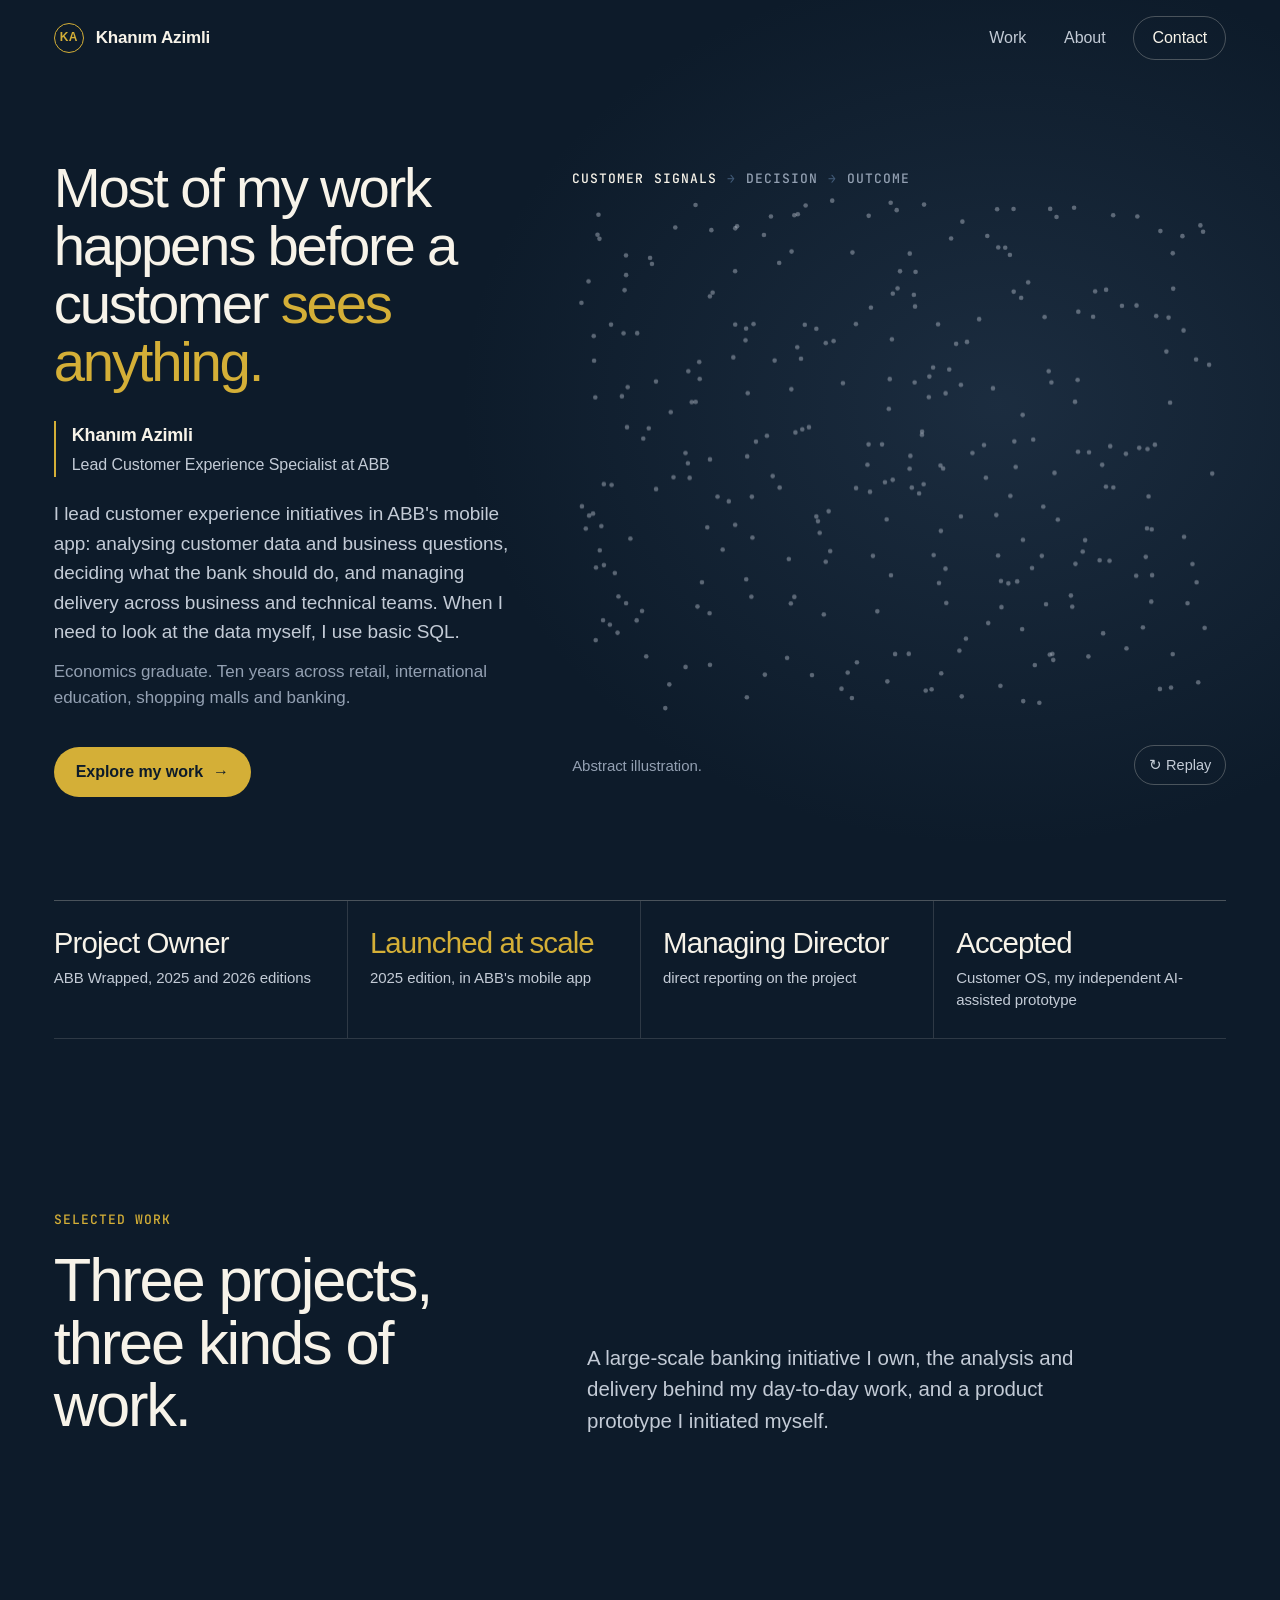
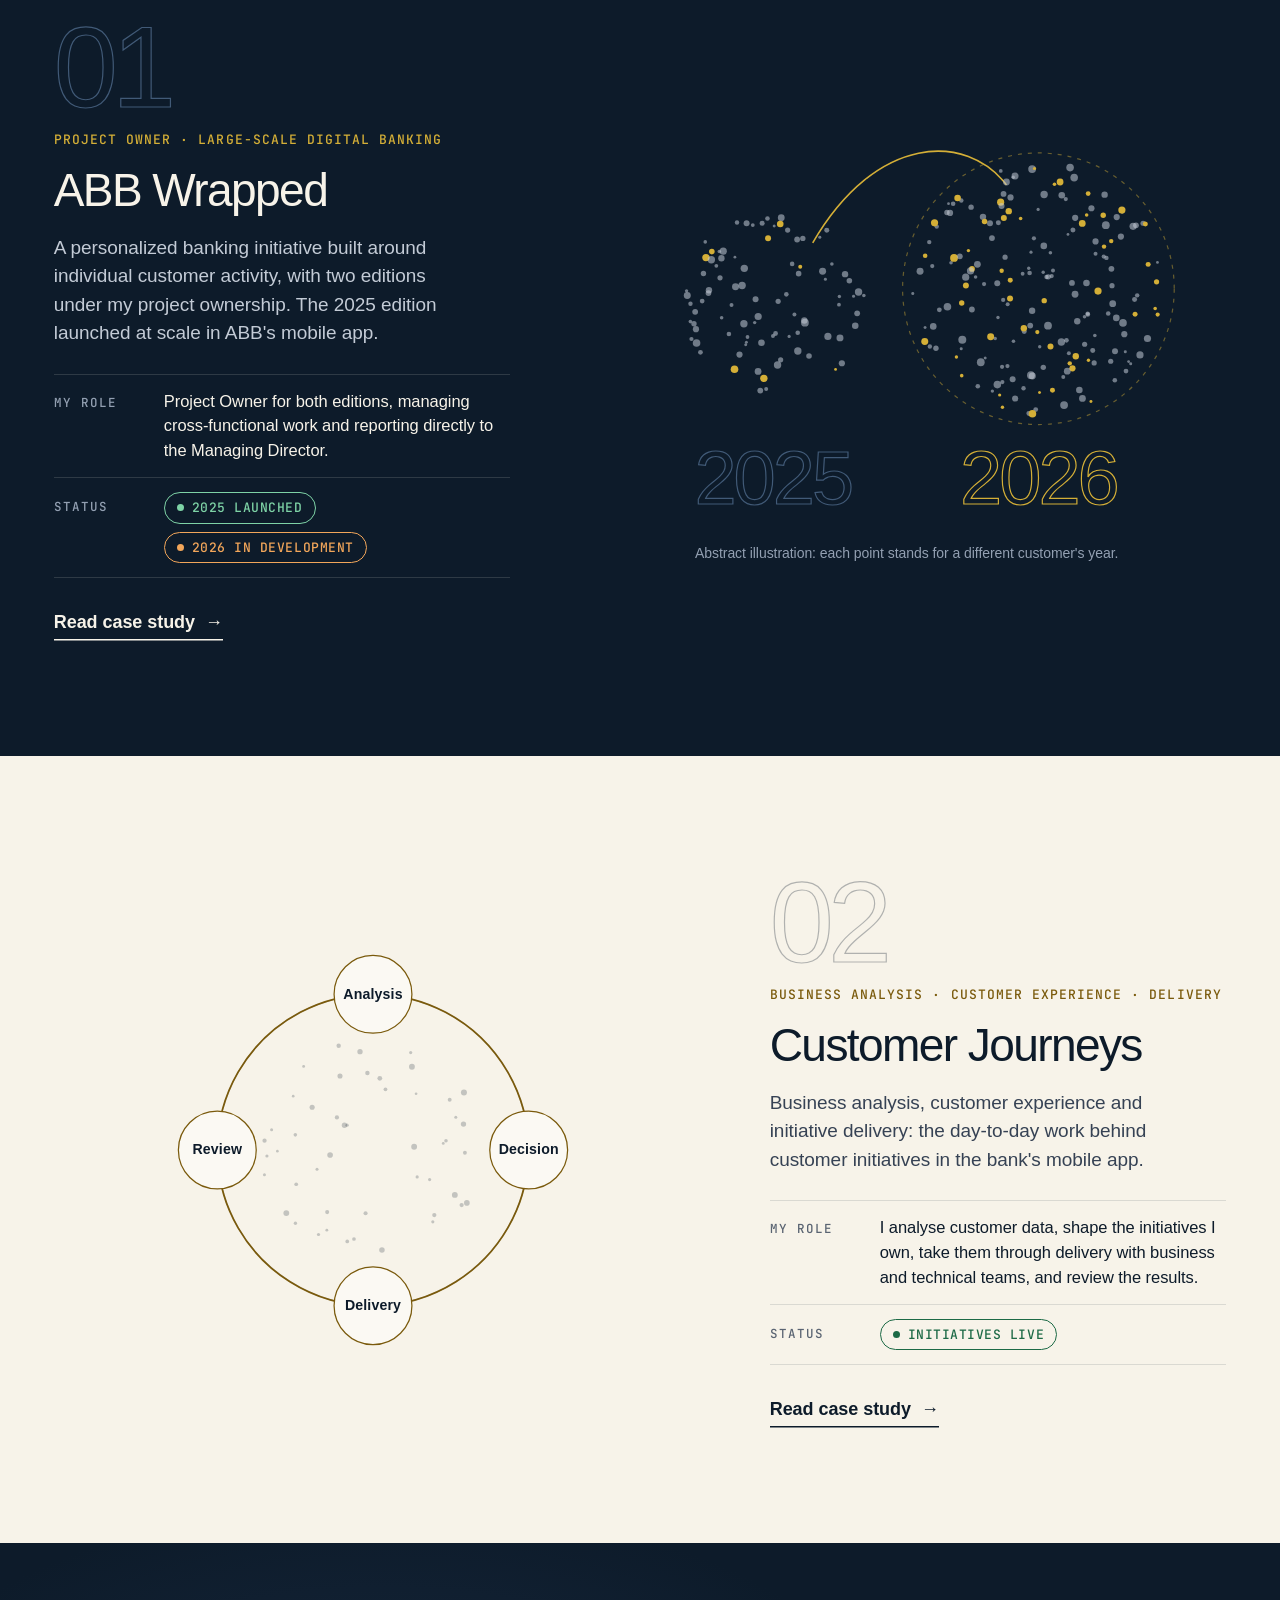
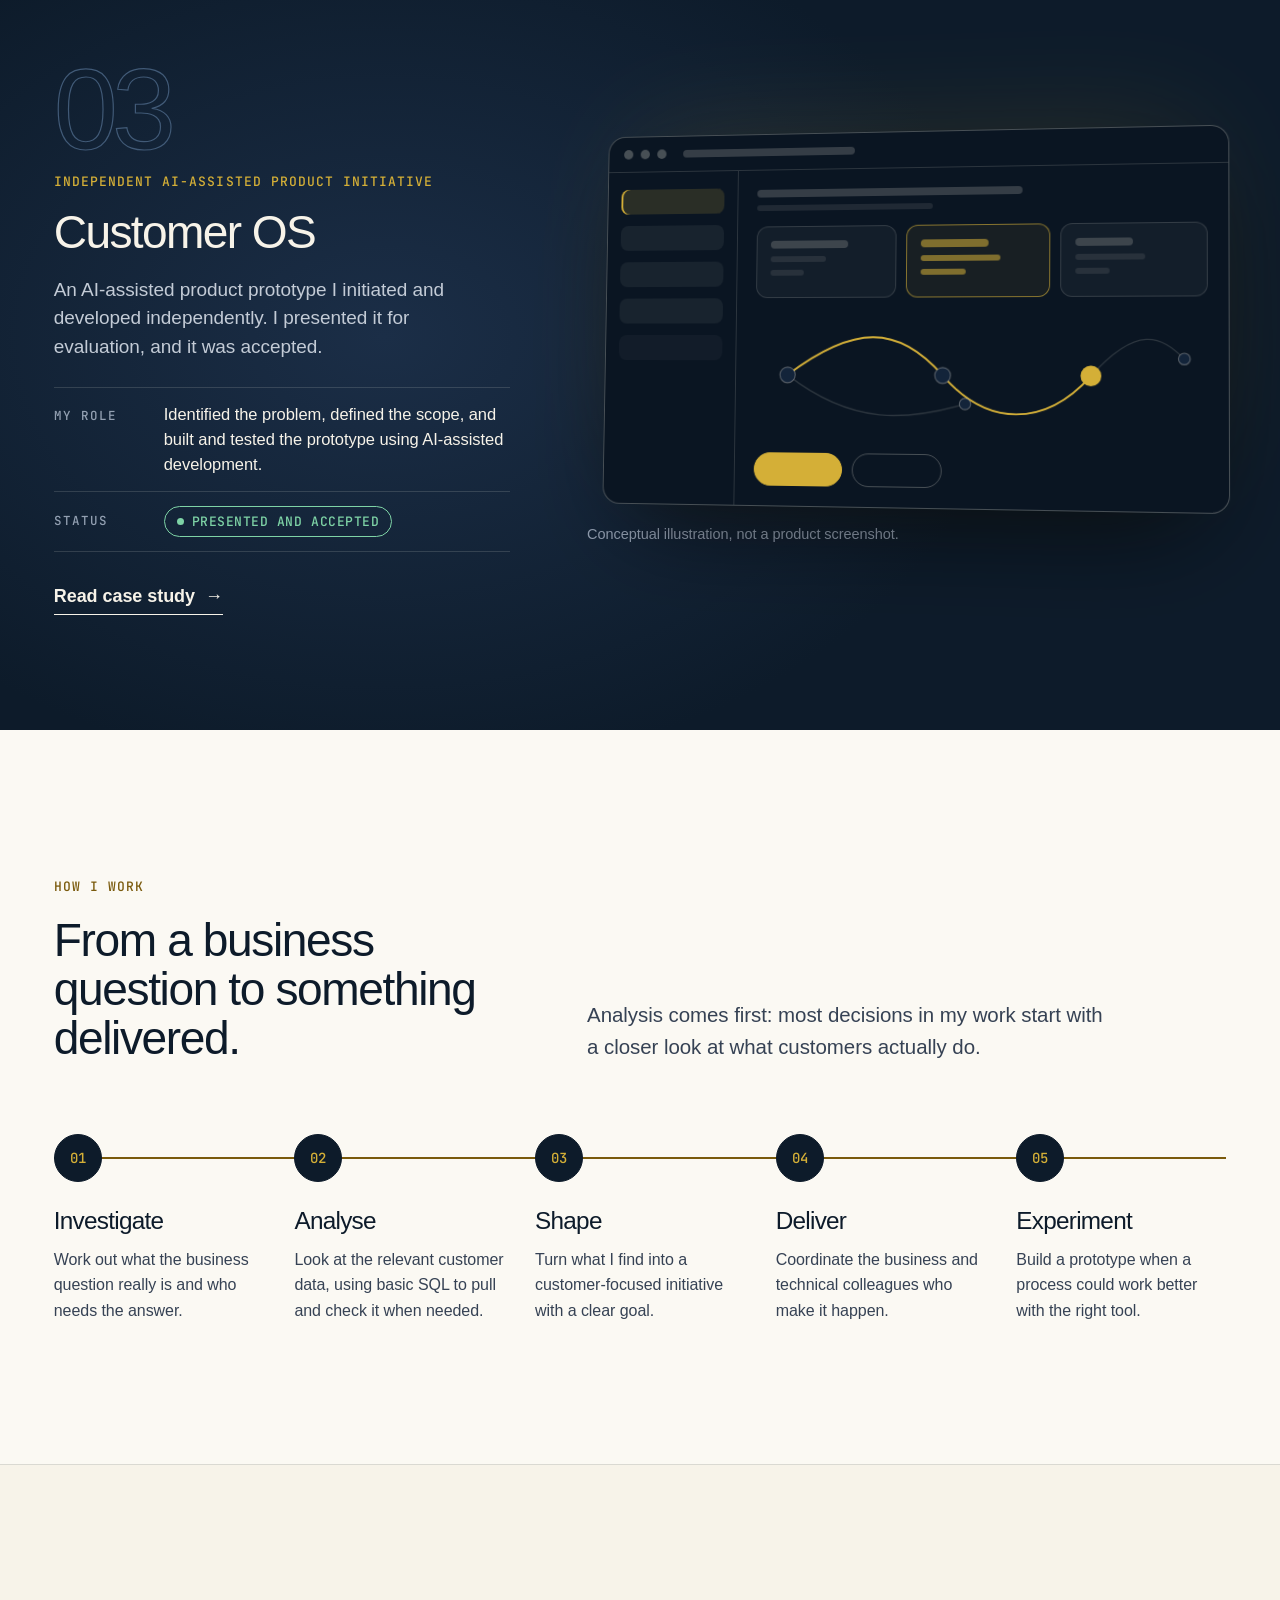
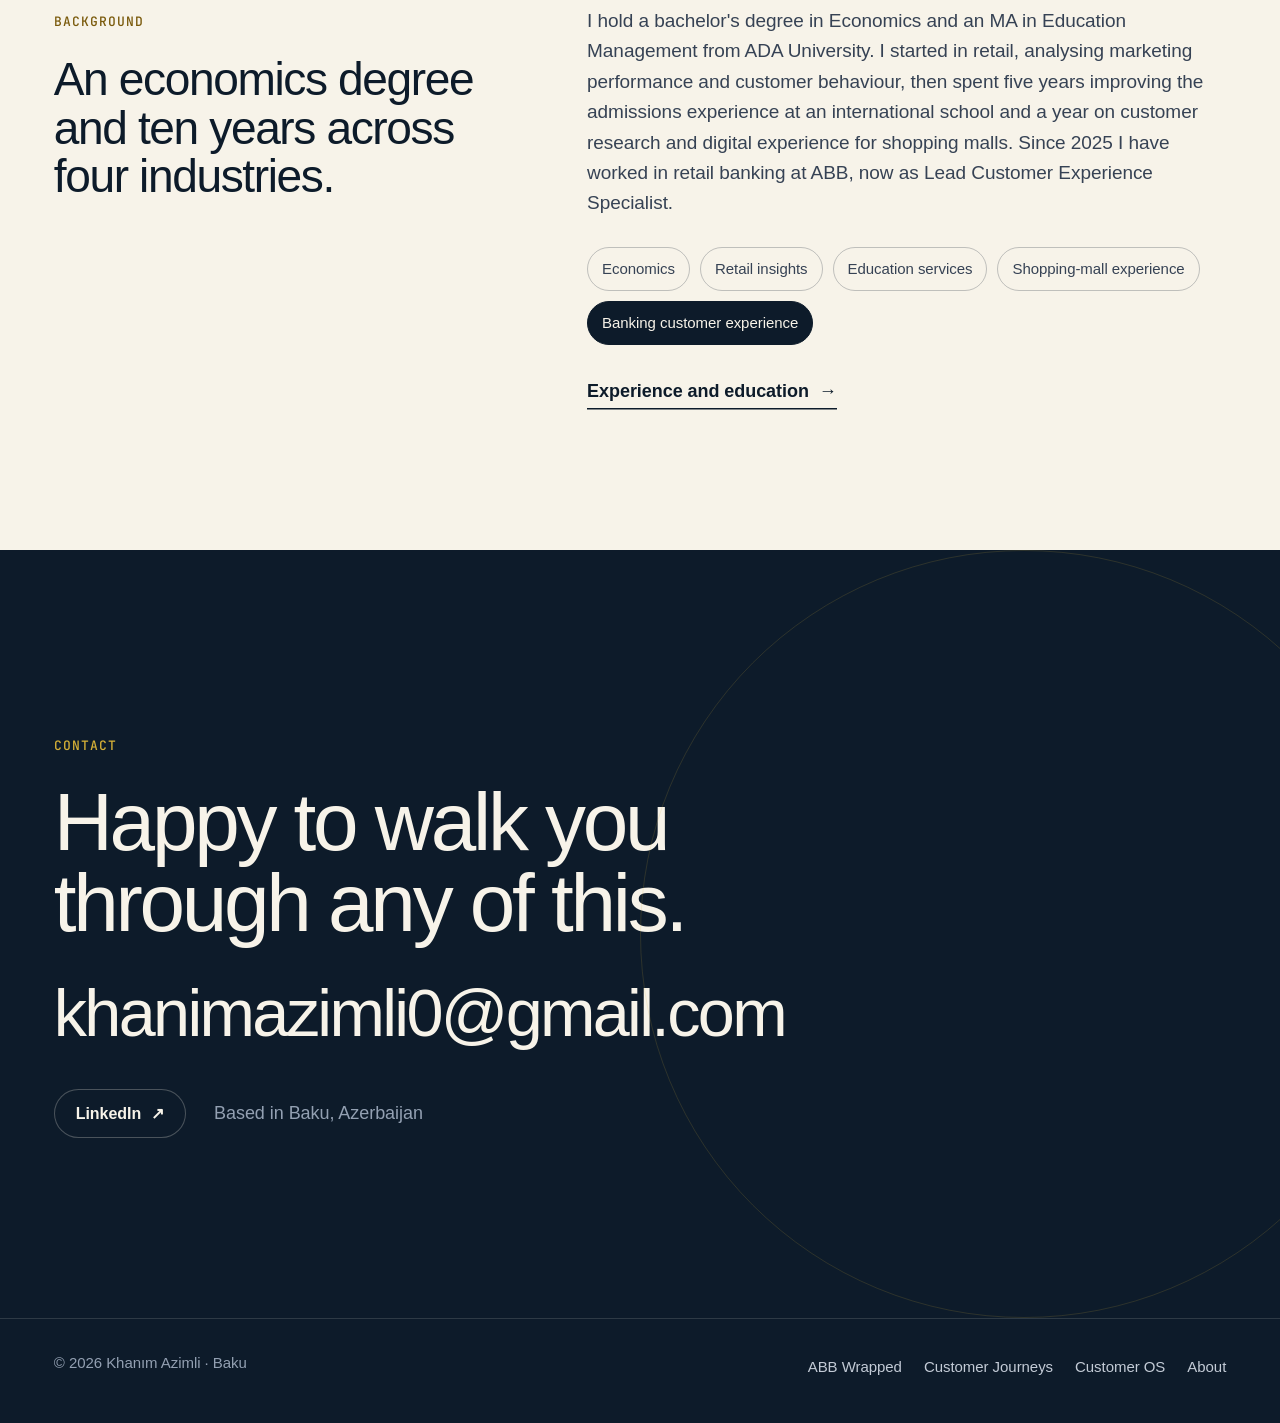
<file: index.html>
<!doctype html>
<html lang="en">
<head>
<!-- Google tag (gtag.js) -->
<script async src="https://www.googletagmanager.com/gtag/js?id=G-ZDHZ7BPM4B"></script>
<script>
  window.dataLayer = window.dataLayer || [];
  function gtag(){dataLayer.push(arguments);}
  gtag('js', new Date());

  gtag('config', 'G-ZDHZ7BPM4B');
</script>
<meta charset="utf-8">
<meta name="viewport" content="width=device-width, initial-scale=1">
<title>Khanım Azimli · Lead Customer Experience Specialist, ABB</title>
<meta name="description" content="Khanım Azimli, Lead Customer Experience Specialist at ABB in Baku. Project Owner of ABB Wrapped, a large-scale personalized banking initiative, reporting to the Managing Director. Economics graduate with ten years across four industries.">
<link rel="canonical" href="https://khanimazimli.github.io/">
<meta property="og:type" content="website">
<meta property="og:title" content="Khanım Azimli · Lead Customer Experience Specialist, ABB">
<meta property="og:description" content="Project Owner of ABB Wrapped (two editions; the 2025 edition launched at scale), business analysis and delivery in retail banking, and an independently developed, accepted AI-assisted prototype.">
<meta property="og:url" content="https://khanimazimli.github.io/">
<meta name="theme-color" content="#0D1B2A">
<link rel="icon" href="data:image/svg+xml,%3Csvg xmlns='http://www.w3.org/2000/svg' viewBox='0 0 32 32'%3E%3Crect width='32' height='32' rx='16' fill='%230D1B2A'/%3E%3Ccircle cx='16' cy='16' r='12' fill='none' stroke='%23D4AF37' stroke-width='1.6'/%3E%3Ctext x='16' y='20.5' font-family='Arial' font-size='11' font-weight='700' fill='%23D4AF37' text-anchor='middle'%3EKA%3C/text%3E%3C/svg%3E">
<script type="application/ld+json">
{"@context":"https://schema.org","@type":"Person","name":"Khanım Azimli","jobTitle":"Lead Customer Experience Specialist","worksFor":{"@type":"Organization","name":"International Bank of Azerbaijan (ABB)"},"address":{"@type":"PostalAddress","addressLocality":"Baku","addressCountry":"AZ"},"url":"https://khanimazimli.github.io/","sameAs":["https://www.linkedin.com/in/khanimazimli"]}
</script>
<link rel="preconnect" href="https://api.fontshare.com" crossorigin>
<link rel="preconnect" href="https://fonts.googleapis.com">
<link rel="preconnect" href="https://fonts.gstatic.com" crossorigin>
<link rel="stylesheet" href="https://api.fontshare.com/v2/css?f[]=satoshi@400,500,700&display=swap">
<link rel="stylesheet" href="https://fonts.googleapis.com/css2?family=JetBrains+Mono:wght@500&display=swap">
<link rel="stylesheet" href="assets/studio.css">
<style>
/* ---------- hero ---------- */
.hero { min-height: 100svh; display: flex; align-items: center; padding: 120px 0 64px; position: relative; overflow: hidden; }
.hero::before { content: ""; position: absolute; inset: 0; background: radial-gradient(60% 70% at 78% 45%, rgba(65, 90, 119, .28), transparent 70%); pointer-events: none; }
.hero .wrap { display: grid; grid-template-columns: minmax(0, 5fr) minmax(0, 7fr); gap: clamp(24px, 4vw, 64px); align-items: center; position: relative; }
.hero h1 { font-size: clamp(40px, 4.4vw, 64px); letter-spacing: -.04em; line-height: 1.03; max-width: 15ch; }
.hero .who2 { margin-top: 30px; padding-left: 16px; border-left: 2px solid var(--gold); }
.hero .who2 b { display: block; font-weight: 700; font-size: 18px; letter-spacing: -.01em; }
.hero .who2 span { display: block; margin-top: 2px; font-size: 16px; color: var(--tx-2); }
.hero h1 .gold { display: inline; }
.hero .lede { margin-top: 22px; font-size: 19px; max-width: 46ch; }
.hero .lede.l2 { margin-top: 12px; font-size: 17px; color: var(--tx-3); }
.hero .acts { margin-top: 36px; display: flex; flex-wrap: wrap; gap: 12px; }

/* visualization */
.viz { position: relative; aspect-ratio: 7 / 6; width: 100%; }
.viz canvas { position: absolute; inset: 0; width: 100%; height: 100%; }
.viz .stage { position: absolute; left: 0; top: 0; font: 500 13px/1.3 var(--m); letter-spacing: .08em; text-transform: uppercase; color: var(--tx-3); display: flex; gap: 10px; align-items: center; }
.viz .stage b { color: var(--gold); font-weight: 500; }
.viz .stage .ar { color: var(--steel); }
.viz .stage span { transition: color .4s; }
.viz .stage span.on { color: var(--tx); }
.act { position: absolute; right: 0; top: 34%; width: 37%; padding: 16px 18px; background: var(--gold); color: var(--navy); border-radius: 14px; opacity: 0; transform: translateY(10px); transition: opacity .6s var(--e), transform .6s var(--e); }
.act.on { opacity: 1; transform: none; }
.act small { display: block; font: 500 12.5px/1.3 var(--m); letter-spacing: .08em; text-transform: uppercase; }
.act b { display: block; margin-top: 6px; font-size: 18px; line-height: 1.25; }
.act span { display: block; margin-top: 6px; font-size: 14.5px; line-height: 1.4; }
.viz-foot { display: flex; justify-content: space-between; align-items: center; gap: 12px; margin-top: 14px; }
.replay { display: inline-flex; align-items: center; gap: 8px; min-height: 40px; padding: 6px 14px; border-radius: 999px; background: transparent; border: 1px solid var(--ln-d2); color: var(--tx-2); font-size: 14.5px; }
.replay:hover { border-color: var(--gold); color: var(--tx); }

@media (max-width: 1080px) {
  .hero .wrap { grid-template-columns: 1fr; }
  .hero { padding-top: 112px; }
  .viz { max-width: 760px; }
}
.qx { display: none; }
@media (max-width: 640px) {
  .hero { min-height: auto; padding: 92px 0 36px; }
  .hero h1 { font-size: 36px; line-height: 1.04; }
  .hero .who2 { margin-top: 18px; }
  .hero .who2 b { font-size: 17px; }
  .hero .who2 span { font-size: 15px; }
  .hero .lede { font-size: 17px; margin-top: 14px; }
  .hero .lede.l2 { font-size: 15.5px; margin-top: 8px; }
  .hero .acts { margin-top: 20px; }
  .qx { display: grid; grid-template-columns: repeat(3, minmax(0, 1fr)); gap: 8px; margin-top: 14px; }
  .qx a { display: block; padding: 10px 10px 12px; border-radius: 12px; border: 1px solid var(--ln-d2); text-decoration: none; font-size: 14px; line-height: 1.25; color: var(--tx); min-height: 44px; }
  .qx a small { display: block; font: 500 11.5px var(--m); color: var(--gold); letter-spacing: .06em; margin-bottom: 4px; }
  .viz { aspect-ratio: auto; margin-top: 4px; }
  .viz canvas { position: relative; height: 190px; }
  .viz .stage { position: relative; margin-bottom: 4px; flex-wrap: wrap; font-size: 11.5px; gap: 6px; }
  .act { position: relative; width: 100%; right: auto; top: auto; bottom: auto; margin-top: 8px; padding: 12px 14px; }
  .act b { font-size: 16px; margin-top: 4px; }
  .act span { font-size: 13.5px; margin-top: 4px; }
  .viz-foot { margin-top: 8px; }
}

/* ---------- selected work ---------- */
.work-h { padding: var(--sec) 0 clamp(40px, 5vw, 64px); }
.ldb { padding: 0 0 clamp(8px, 2vw, 24px); }
.ldl { display: grid; grid-template-columns: repeat(4, minmax(0, 1fr)); border-top: 1px solid var(--ln-d2); border-bottom: 1px solid var(--ln-d); }
.ldl li { padding: 26px 22px 28px 0; min-width: 0; }
.ldl li + li { padding-left: 22px; border-left: 1px solid var(--ln-d); }
.ldl b { display: block; font: 500 clamp(24px, 2.3vw, 34px)/1.08 var(--f); letter-spacing: -.03em; color: var(--tx); }
.ldl li:nth-child(2) b { color: var(--gold); }
.ldl span { display: block; margin-top: 8px; font-size: 15px; line-height: 1.45; color: var(--tx-2); }
@media (max-width: 960px) { .ldl { grid-template-columns: 1fr 1fr; } .ldl li:nth-child(3) { padding-left: 0; border-left: 0; } .ldl li:nth-child(n+3) { border-top: 1px solid var(--ln-d); } }
@media (max-width: 480px) { .ldl { grid-template-columns: 1fr; } .ldl li, .ldl li + li { padding: 20px 0; border-left: 0; } .ldl li + li { border-top: 1px solid var(--ln-d); } }
.feat { position: relative; overflow: hidden; padding: clamp(72px, 9vw, 136px) 0; }
.feat .wrap { display: grid; grid-template-columns: minmax(0, 5fr) minmax(0, 7fr); gap: clamp(32px, 6vw, 96px); align-items: center; }
.feat.rev .wrap { grid-template-columns: minmax(0, 7fr) minmax(0, 5fr); }
.feat.rev .txt { order: 2; }
.feat .no { font: 500 clamp(64px, 9vw, 128px)/.9 var(--f); letter-spacing: -.05em; color: transparent; -webkit-text-stroke: 1.2px var(--steel); }
.feat.lt .no { -webkit-text-stroke-color: rgba(13, 27, 42, .3); }
.feat h3 { margin-top: 18px; font-size: clamp(32px, 3.6vw, 52px); letter-spacing: -.035em; line-height: 1.02; }
.feat .prob { margin-top: 20px; font-size: 19px; line-height: 1.5; color: var(--tx-2); max-width: 40ch; }
.feat.lt .prob { color: var(--ink-2); }
.feat dl { margin: 26px 0 0; display: grid; gap: 0; border-top: 1px solid var(--ln-d); max-width: 46ch; }
.feat.lt dl { border-color: var(--ln-l); }
.feat dl div { display: grid; grid-template-columns: 96px 1fr; gap: 14px; padding: 14px 0; border-bottom: 1px solid var(--ln-d); align-items: baseline; }
.feat.lt dl div { border-color: var(--ln-l); }
.feat dt { font: 500 12.5px/1.4 var(--m); letter-spacing: .08em; text-transform: uppercase; color: var(--tx-3); }
.feat.lt dt { color: var(--ink-3); }
.feat dd { margin: 0; font-size: 16.5px; line-height: 1.5; }
.feat .go { margin-top: 30px; }
.feat .vis { position: relative; min-width: 0; }
.feat .tag { position: absolute; left: 0; bottom: -34px; font-size: 14px; color: var(--tx-3); }
.feat.lt .tag { color: var(--ink-3); }
@media (max-width: 960px) {
  .feat .wrap, .feat.rev .wrap { grid-template-columns: 1fr; }
  .feat.rev .txt { order: 0; }
  .feat .vis { order: 2; }
}

/* 01 / 02 abstract visuals */
.edv { max-width: 640px; margin: 0 auto; }

/* 03 abstract product */
.f3 { background: radial-gradient(70% 80% at 30% 50%, #1B2E47 0%, var(--navy) 70%); }
.pw { perspective: 1600px; }
.pw .absw { transform: rotateY(-9deg) rotateX(3deg); transform-origin: 70% 50%; transition: transform 1.1s var(--e); }
.f3:hover .pw .absw, .f3:focus-within .pw .absw { transform: rotateY(-3deg) rotateX(1deg); }
@media (max-width: 640px) { .pw .absw { transform: none; } }

/* ---------- capabilities ---------- */
.caps { position: relative; display: grid; grid-template-columns: repeat(3, minmax(0, 1fr)); gap: clamp(20px, 4vw, 56px); margin-top: clamp(40px, 6vw, 72px); }
.caps::before { content: ""; position: absolute; left: 0; right: 0; top: 23px; height: 1.5px; background: var(--ln-l2); }
.caps .line { position: absolute; left: 0; top: 23px; height: 2px; width: 100%; background: var(--gold-ink); transform-origin: 0 50%; transform: scaleX(0); transition: transform 2.2s var(--e2) .2s; }
.caps.in .line { transform: scaleX(1); }
.cap { position: relative; }
.cap .nd { width: 48px; height: 48px; border-radius: 50%; display: grid; place-items: center; background: var(--paper); border: 1.5px solid var(--ink); font: 500 14px var(--m); position: relative; z-index: 1; transition: background .5s, color .5s, border-color .5s; }
.caps.in .cap .nd { background: var(--ink); color: var(--gold); }
.caps.in .cap:nth-child(2) .nd { transition-delay: .2s; } .caps.in .cap:nth-child(3) .nd { transition-delay: .7s; } .caps.in .cap:nth-child(4) .nd { transition-delay: 1.2s; } .caps.in .cap:nth-child(5) .nd { transition-delay: 1.6s; } .caps.in .cap:nth-child(6) .nd { transition-delay: 2s; }
.caps.c5 { grid-template-columns: repeat(5, minmax(0, 1fr)); gap: clamp(16px, 2.4vw, 36px); }
.caps.c5 .cap h3 { font-size: clamp(22px, 1.9vw, 26px); }
.caps.c5 .cap p { font-size: 16px; }
.cap h3 { margin-top: 26px; font-size: clamp(24px, 2.4vw, 32px); letter-spacing: -.03em; }
.cap p { margin-top: 12px; color: var(--ink-2); max-width: 34ch; }
.cap .eg { margin-top: 20px; padding-top: 16px; border-top: 1px solid var(--ln-l); font-size: 15.5px; color: var(--ink-3); }
.cap .eg a { color: var(--ink); font-weight: 700; text-decoration-color: var(--gold-ink); text-underline-offset: 4px; }
@media (max-width: 1100px) {
  .caps, .caps.c5 { grid-template-columns: 1fr; gap: 32px; padding-left: 70px; }
  .cap p { max-width: 52ch; }
  .caps::before { left: 23px; right: auto; top: 0; bottom: 0; width: 1.5px; height: auto; }
  .caps .line { left: 23px; top: 0; width: 2px; height: 100%; transform: scaleY(0); transform-origin: 50% 0; }
  .caps.in .line { transform: scaleY(1); }
  .cap .nd { position: absolute; left: -70px; top: 0; }
  .cap h3 { margin-top: 8px; }
}

/* ---------- background, contact ---------- */
.bg-grid { display: grid; grid-template-columns: minmax(0, 5fr) minmax(0, 7fr); gap: clamp(32px, 6vw, 96px); }
.bg-grid > * { min-width: 0; }
.path { display: flex; flex-wrap: wrap; gap: 10px; margin-top: 28px; }
.path span { padding: 9px 14px; border-radius: 999px; border: 1px solid var(--ln-l2); font-size: 15px; color: var(--ink-2); }
.path span.hot { background: var(--ink); color: var(--ivory); border-color: var(--ink); }
@media (max-width: 960px) { .bg-grid { grid-template-columns: 1fr; } }
.contact { padding: clamp(110px, 14vw, 200px) 0; position: relative; overflow: hidden; }
.contact::after { content: ""; position: absolute; right: -10%; top: 50%; width: 60vw; aspect-ratio: 1; border-radius: 50%; border: 1px solid rgba(212, 175, 55, .16); transform: translateY(-50%); pointer-events: none; }
.contact .mail { display: inline-block; margin-top: 36px; font-size: clamp(28px, 5.2vw, 76px); font-weight: 500; letter-spacing: -.04em; line-height: 1.05; text-decoration: none; overflow-wrap: anywhere; background: linear-gradient(var(--gold), var(--gold)) 0 100% / 0 2px no-repeat; transition: background-size .6s var(--e), color .3s; }
.contact .mail:hover { background-size: 100% 2px; color: var(--gold); }
.contact .row { margin-top: 40px; display: flex; flex-wrap: wrap; gap: 12px 28px; align-items: center; color: var(--tx-3); }
@media (max-width: 640px) {
  .work-h { padding: 52px 0 0; }
  .work-h .lede { font-size: 17px; }
  .feat { padding: 56px 0 64px; }
  .feat .no { font-size: 56px; }
}
</style>
</head>
<body>
<a class="skip" href="#main">Skip to content</a>

<header class="nav">
  <div class="wrap">
    <a class="brand" href="./" aria-label="Khanım Azimli, home"><i aria-hidden="true">KA</i><span>Khanım Azimli</span></a>
    <nav aria-label="Primary">
      <ul>
        <li><a href="#work">Work</a></li>
        <li><a href="about/">About</a></li>
        <li><a class="cta" href="#contact">Contact</a></li>
      </ul>
    </nav>
  </div>
</header>

<main id="main">
  <!-- A · HERO -->
  <section class="hero dk" aria-labelledby="h1">
    <div class="wrap">
      <div>
        <h1 id="h1" data-rv>Most of my work happens before a customer <span class="gold">sees anything.</span></h1>
        <p class="who2" data-rv style="--d:.1s"><b>Khanım Azimli</b><span>Lead Customer Experience Specialist at ABB</span></p>
        <p class="lede" data-rv style="--d:.18s">I lead customer experience initiatives in ABB's mobile app: analysing customer data and business questions, deciding what the bank should do, and managing delivery across business and technical teams. When I need to look at the data myself, I use basic SQL.</p>
        <p class="lede l2" data-rv style="--d:.24s">Economics graduate. Ten years across retail, international education, shopping malls and banking.</p>
        <div class="acts" data-rv style="--d:.32s"><a class="btn" href="#work">Explore my work <span class="ar" aria-hidden="true">→</span></a></div>
        <nav class="qx" aria-label="Case studies"><a href="abb-wrapped/"><small>01</small>ABB Wrapped</a><a href="customer-journeys/"><small>02</small>Customer Journeys</a><a href="customer-os/"><small>03</small>Customer OS</a></nav>
      </div>

      <div data-rv="fade" style="--d:.2s">
        <figure class="viz" id="viz" style="margin:0">
          <p class="stage" aria-hidden="true"><span data-s="0">Customer signals</span><span class="ar">→</span><span data-s="1">Decision</span><span class="ar">→</span><span data-s="2">Outcome</span></p>
          <canvas id="vc" aria-hidden="true"></canvas>
          <div class="act" id="vact"><small>Outcome</small><b>A decision the business can act on</b><span>Grounded in what customers actually do, and delivered with the teams involved.</span></div>
          <figcaption class="sr">Abstract illustration. Scattered customer signals gather into groups, one group comes into focus, and a line leads to a decision the business can act on.</figcaption>
        </figure>
        <div class="viz-foot"><span class="small">Abstract illustration.</span><button class="replay" type="button" id="vreplay">↻ Replay</button></div>
      </div>
    </div>
  </section>

  <!-- A2 · LEADERSHIP -->
  <section class="ldb dk" aria-label="Responsibilities at a glance">
    <div class="wrap">
      <ul class="ldl">
        <li data-rv><b>Project Owner</b><span>ABB Wrapped, 2025 and 2026 editions</span></li>
        <li data-rv style="--d:.06s"><b>Launched at scale</b><span>2025 edition, in ABB's mobile app</span></li>
        <li data-rv style="--d:.12s"><b>Managing Director</b><span>direct reporting on the project</span></li>
        <li data-rv style="--d:.18s"><b>Accepted</b><span>Customer OS, my independent AI-assisted prototype</span></li>
      </ul>
    </div>
  </section>

  <!-- B · SELECTED WORK -->
  <div id="work" class="dk work-h">
    <div class="wrap sh" style="margin-bottom:0">
      <div><span class="lbl g" data-rv>Selected work</span><h2 class="d2" data-rv style="--d:.06s">Three projects, three kinds of work.</h2></div>
      <p class="lede" data-rv style="--d:.12s">A large-scale banking initiative I own, the analysis and delivery behind my day-to-day work, and a product prototype I initiated myself.</p>
    </div>
  </div>

  <!-- 01 -->
  <article class="feat f1 dk" aria-labelledby="f1t">
    <div class="wrap">
      <div class="txt">
        <span class="no" aria-hidden="true">01</span>
        <span class="lbl g" style="display:flex;margin-top:12px">Project Owner · Large-scale digital banking</span>
        <h3 id="f1t">ABB Wrapped</h3>
        <p class="prob">A personalized banking initiative built around individual customer activity, with two editions under my project ownership. The 2025 edition launched at scale in ABB's mobile app.</p>
        <dl>
          <div><dt>My role</dt><dd>Project Owner for both editions, managing cross-functional work and reporting directly to the Managing Director.</dd></div>
          <div><dt>Status</dt><dd style="display:flex;flex-wrap:wrap;gap:8px"><span class="st done">2025 launched</span><span class="st wait">2026 in development</span></dd></div>
        </dl>
        <a class="link go" href="abb-wrapped/">Read case study <span class="ar" aria-hidden="true">→</span></a>
      </div>
      <div class="vis">
        <div class="edv" id="edH"><svg aria-hidden="true"></svg></div>
        <p class="tag" style="position:static;margin-top:10px;text-align:center">Abstract illustration: each point stands for a different customer's year.</p>
      </div>
    </div>
  </article>

  <!-- 02 -->
  <article class="feat lt rev" aria-labelledby="f2t">
    <div class="wrap">
      <div class="txt">
        <span class="no" aria-hidden="true">02</span>
        <span class="lbl g" style="display:flex;margin-top:12px">Business analysis · Customer experience · Delivery</span>
        <h3 id="f2t">Customer Journeys</h3>
        <p class="prob">Business analysis, customer experience and initiative delivery: the day-to-day work behind customer initiatives in the bank's mobile app.</p>
        <dl>
          <div><dt>My role</dt><dd>I analyse customer data, shape the initiatives I own, take them through delivery with business and technical teams, and review the results.</dd></div>
          <div><dt>Status</dt><dd><span class="st done">Initiatives live</span></dd></div>
        </dl>
        <a class="link go" href="customer-journeys/">Read case study <span class="ar" aria-hidden="true">→</span></a>
      </div>
      <div class="vis">
        <div class="lpv" id="lpH" style="max-width:460px;margin:0 auto"><svg aria-hidden="true"></svg></div>
      </div>
    </div>
  </article>

  <!-- 03 -->
  <article class="feat f3 dk" aria-labelledby="f3t">
    <div class="wrap">
      <div class="txt">
        <span class="no" aria-hidden="true">03</span>
        <span class="lbl g" style="display:flex;margin-top:12px">Independent AI-assisted product initiative</span>
        <h3 id="f3t">Customer OS</h3>
        <p class="prob">An AI-assisted product prototype I initiated and developed independently. I presented it for evaluation, and it was accepted.</p>
        <dl>
          <div><dt>My role</dt><dd>Identified the problem, defined the scope, and built and tested the prototype using AI-assisted development.</dd></div>
          <div><dt>Status</dt><dd><span class="st done">Presented and accepted</span></dd></div>
        </dl>
        <a class="link go" href="customer-os/">Read case study <span class="ar" aria-hidden="true">→</span></a>
      </div>
      <div class="vis pw" id="pw">
        <div class="absw" aria-hidden="true">
          <div class="bar"><i></i><i></i><i></i><span class="ln w30"></span></div>
          <div class="ab">
            <div class="as"><span class="pl on"></span><span class="pl"></span><span class="pl"></span><span class="pl"></span><span class="pl" style="opacity:.5"></span></div>
            <div class="am">
              <div><span class="ln w60"></span><span class="ln thin w40"></span></div>
              <div class="cards"><div class="c"><span class="ln w70"></span><span class="ln thin w50"></span><span class="ln thin w30"></span></div><div class="c hi"><span class="ln w60"></span><span class="ln thin w70"></span><span class="ln thin w40"></span></div><div class="c"><span class="ln w50"></span><span class="ln thin w60"></span><span class="ln thin w30"></span></div></div>
              <svg class="net" viewBox="0 0 400 110"><path class="e" d="M30 55 C90 10 130 10 170 55 S260 100 300 55 S360 20 380 40"/><path class="e" d="M30 55 C90 100 140 95 190 80"/><path class="g" pathLength="1" d="M30 55 C90 10 130 10 170 55 S260 100 300 55"/><circle class="n" cx="30" cy="55" r="7"/><circle class="n" cx="170" cy="55" r="7"/><circle class="n" cx="190" cy="80" r="5"/><circle class="n" cx="380" cy="40" r="5"/><circle class="n gold" cx="300" cy="55" r="9"/></svg>
              <div class="af"><span class="pill gold"></span><span class="pill"></span></div>
            </div>
          </div>
        </div>
        <p class="absw-cap">Conceptual illustration, not a product screenshot.</p>
      </div>
    </div>
  </article>

  <!-- C · WHAT I WORK ON -->
  <section class="sec lt2" aria-labelledby="capT">
    <div class="wrap">
      <div class="sh" style="margin-bottom:0">
        <div><span class="lbl g" data-rv>How I work</span><h2 class="h2" id="capT" data-rv style="--d:.06s">From a business question to something delivered.</h2></div>
        <p class="lede" data-rv style="--d:.12s">Analysis comes first: most decisions in my work start with a closer look at what customers actually do.</p>
      </div>
      <div class="caps c5" id="caps">
        <span class="line" aria-hidden="true"></span>
        <div class="cap"><span class="nd" aria-hidden="true">01</span><h3>Investigate</h3><p>Work out what the business question really is and who needs the answer.</p></div>
        <div class="cap"><span class="nd" aria-hidden="true">02</span><h3>Analyse</h3><p>Look at the relevant customer data, using basic SQL to pull and check it when needed.</p></div>
        <div class="cap"><span class="nd" aria-hidden="true">03</span><h3>Shape</h3><p>Turn what I find into a customer-focused initiative with a clear goal.</p></div>
        <div class="cap"><span class="nd" aria-hidden="true">04</span><h3>Deliver</h3><p>Coordinate the business and technical colleagues who make it happen.</p></div>
        <div class="cap"><span class="nd" aria-hidden="true">05</span><h3>Experiment</h3><p>Build a prototype when a process could work better with the right tool.</p></div>
      </div>
    </div>
  </section>

  <!-- D · BACKGROUND -->
  <section class="sec lt" aria-labelledby="bgT" style="border-top:1px solid var(--ln-l)">
    <div class="wrap bg-grid">
      <div><span class="lbl g" data-rv>Background</span><h2 class="h2" id="bgT" data-rv style="--d:.06s;margin-top:20px">An economics degree and ten years across four industries.</h2></div>
      <div>
        <p class="body" data-rv style="font-size:19px">I hold a bachelor's degree in Economics and an MA in Education Management from ADA University. I started in retail, analysing marketing performance and customer behaviour, then spent five years improving the admissions experience at an international school and a year on customer research and digital experience for shopping malls. Since 2025 I have worked in retail banking at ABB, now as Lead Customer Experience Specialist.</p>
        <div class="path" data-rv style="--d:.1s" aria-label="Career path"><span>Economics</span><span>Retail insights</span><span>Education services</span><span>Shopping-mall experience</span><span class="hot">Banking customer experience</span></div>
        <p style="margin-top:32px" data-rv><a class="link" href="about/">Experience and education <span class="ar" aria-hidden="true">→</span></a></p>
      </div>
    </div>
  </section>

  <!-- CONTACT -->
  <section class="contact dk" id="contact" aria-labelledby="ctT">
    <div class="wrap">
      <span class="lbl g" data-rv>Contact</span>
      <h2 class="d1" id="ctT" data-rv style="--d:.06s;margin-top:24px;max-width:14ch">Happy to walk you through any of this.</h2>
      <a class="mail" href="mailto:khanimazimli0@gmail.com" data-rv style="--d:.12s">khanimazimli0@gmail.com</a>
      <div class="row" data-rv style="--d:.18s"><a class="btn ghost" href="https://www.linkedin.com/in/khanimazimli" rel="noopener">LinkedIn <span class="ar" aria-hidden="true">↗</span></a><span>Based in Baku, Azerbaijan</span></div>
    </div>
  </section>
</main>

<footer class="foot">
  <div class="wrap">
    <span>© <span id="yr">2026</span> Khanım Azimli · Baku</span>
    <nav aria-label="Footer"><a href="abb-wrapped/">ABB Wrapped</a><a href="customer-journeys/">Customer Journeys</a><a href="customer-os/">Customer OS</a><a href="about/">About</a></nav>
  </div>
</footer>

<script src="assets/studio.js"></script>
<script src="assets/visuals.js"></script>
<script>
/* ---------- hero: signals → decision → action ---------- */
(function () {
  var fig = document.getElementById('viz'), cv = document.getElementById('vc');
  if (!fig || !cv) return;
  var ctx = cv.getContext('2d'), RM = KA.reduced;
  var act = document.getElementById('vact'), stg = [].slice.call(fig.querySelectorAll('.stage [data-s]'));
  var W, H, P = [], mobile, t0 = 0, raf = 0, visible = true, done = false;
  /* cluster centres as fractions of the canvas; group 0 is the one evaluated */
  var CD = [[.46, .42], [.14, .24], [.16, .78], [.5, .84]], CM = [[.5, .5], [.15, .3], [.85, .3], [.85, .78]];
  function rnd(s) { var x = Math.sin(s * 9301 + 49297) * 233280; return x - Math.floor(x); }
  function size() {
    var r = cv.getBoundingClientRect(), dpr = Math.min(2, devicePixelRatio || 1);
    W = r.width; H = r.height; cv.width = Math.round(W * dpr); cv.height = Math.round(H * dpr); ctx.setTransform(dpr, 0, 0, dpr, 0, 0);
    mobile = W < 520;
    var C = mobile ? CM : CD, n = mobile ? 120 : 300, sp = mobile ? .1 : .1;
    P = [];
    for (var i = 0; i < n; i++) {
      var g = i % 4, a = rnd(i + 1) * Math.PI * 2, rr = Math.sqrt(rnd(i + 7)) * (g === 0 ? sp * 1.15 : sp);
      P.push({ sx: rnd(i + 3) * .96 + .02, sy: rnd(i + 5) * .9 + .06, gx: C[g][0] + Math.cos(a) * rr * (H / W), gy: C[g][1] + Math.sin(a) * rr, g: g,
               hold: g === 0 && (i === 0 || i === 16 || i === 32), ph: rnd(i + 11) * 6.28 });
    }
  }
  function ease(x) { return x < 0 ? 0 : x > 1 ? 1 : x < .5 ? 4 * x * x * x : 1 - Math.pow(-2 * x + 2, 3) / 2; }
  function lerp(a, b, k) { return a + (b - a) * k; }
  function render(t) {
    /* timeline in ms */
    var kGather = ease((t - 900) / 2000), kHi = ease((t - 3100) / 700), kDec = t > 3500, kLine = ease((t - 5300) / 900);
    ctx.clearRect(0, 0, W, H);
    var c0 = (mobile ? CM : CD)[0];
    /* decision line from the evaluated group to the action */
    if (kLine > 0 && !mobile) {
      var ar = act.getBoundingClientRect(), cr = cv.getBoundingClientRect();
      var x1 = c0[0] * W + 60, y1 = c0[1] * H, x2 = ar.left - cr.left - 6, y2 = ar.top - cr.top + ar.height / 2;
      ctx.strokeStyle = '#D4AF37'; ctx.lineWidth = 1.6; ctx.beginPath();
      var cx = (x1 + x2) / 2;
      for (var s = 0; s <= kLine; s += .02) {
        var u = s, xx = Math.pow(1 - u, 3) * x1 + 3 * Math.pow(1 - u, 2) * u * cx + 3 * (1 - u) * u * u * cx + u * u * u * x2;
        var yy = Math.pow(1 - u, 3) * y1 + 3 * Math.pow(1 - u, 2) * u * y1 + 3 * (1 - u) * u * u * y2 + u * u * u * y2;
        s === 0 ? ctx.moveTo(xx, yy) : ctx.lineTo(xx, yy);
      }
      ctx.stroke();
    }
    for (var i = 0; i < P.length; i++) {
      var p = P[i], drift = (1 - kGather) * 6;
      var x = lerp(p.sx * W, p.gx * W, kGather) + Math.cos(t / 900 + p.ph) * drift;
      var y = lerp(p.sy * H, p.gy * H, kGather) + Math.sin(t / 1100 + p.ph) * drift;
      var col = 'rgba(195,203,214,' + (0.25 + 0.4 * Math.min(1, t / 900)) + ')', r = mobile ? 2.4 : 2.3;
      if (kHi > 0) {
        if (p.g === 0) { col = p.hold && kDec ? '#E58C7A' : 'rgba(212,175,55,' + (0.55 + 0.45 * kHi) + ')'; r += kHi * .9; }
        else col = 'rgba(147,160,178,' + (0.65 - 0.35 * kHi) + ')';
      }
      ctx.fillStyle = col; ctx.beginPath(); ctx.arc(x, y, r, 0, 6.283); ctx.fill();
      if (p.hold && kDec && kHi > 0) { ctx.strokeStyle = '#E58C7A'; ctx.lineWidth = 1.2; ctx.beginPath(); ctx.arc(x, y, r + 3.5, 0, 6.283); ctx.stroke(); }
    }
    /* ring around the evaluated group */
    if (kHi > 0) {
      ctx.strokeStyle = 'rgba(212,175,55,' + (0.5 * kHi) + ')'; ctx.lineWidth = 1; ctx.setLineDash([3, 5]);
      ctx.beginPath(); ctx.arc(c0[0] * W, c0[1] * H, (mobile ? .1 : .1) * 1.15 * H + 14, 0, 6.283); ctx.stroke(); ctx.setLineDash([]);
    }
    /* html overlays */
    act.classList.toggle('on', t > 5600);
    stg.forEach(function (s, i) { s.classList.toggle('on', i === 0 ? t < 3500 : i === 1 ? t >= 3500 && t < 5600 : t >= 5600); });
  }
  var END = 6600;
  function loop(now) {
    if (!t0) t0 = now;
    var t = now - t0; render(Math.min(t, END));
    if (t < END && visible) raf = requestAnimationFrame(loop); else { raf = 0; if (t >= END) done = true; }
  }
  function start() { cancelAnimationFrame(raf); t0 = 0; done = false; if (RM) { render(END); done = true; return; } raf = requestAnimationFrame(loop); }
  size();
  KA.watch(fig, function (v) {
    visible = v;
    if (v && !done && !raf && t0) { var resumeAt = performance.now(); t0 = 0; raf = requestAnimationFrame(loop); }
  });
  start();
  document.getElementById('vreplay').addEventListener('click', start);
  var rt; addEventListener('resize', function () { clearTimeout(rt); rt = setTimeout(function () { size(); if (done || RM) render(END); }, 120); });
})();

/* ---------- 01 / 02 · abstract visuals ---------- */
KAV.editions(document.querySelector('#edH svg'));
KAV.loop(document.querySelector('#lpH svg'), ['Analysis', 'Decision', 'Delivery', 'Review']);
['edH', 'lpH'].forEach(function (id) { var e = document.getElementById(id); KA.onView(e, function () { e.classList.add('in'); }); });


/* ---------- 03 · abstract product composition ---------- */
KA.onView(document.querySelector('#pw .absw'), function () { document.querySelector('#pw .absw').classList.add('in'); });

KA.onView(document.getElementById('caps'), function () { document.getElementById('caps').classList.add('in'); });
</script>
</body>
</html>
</file>
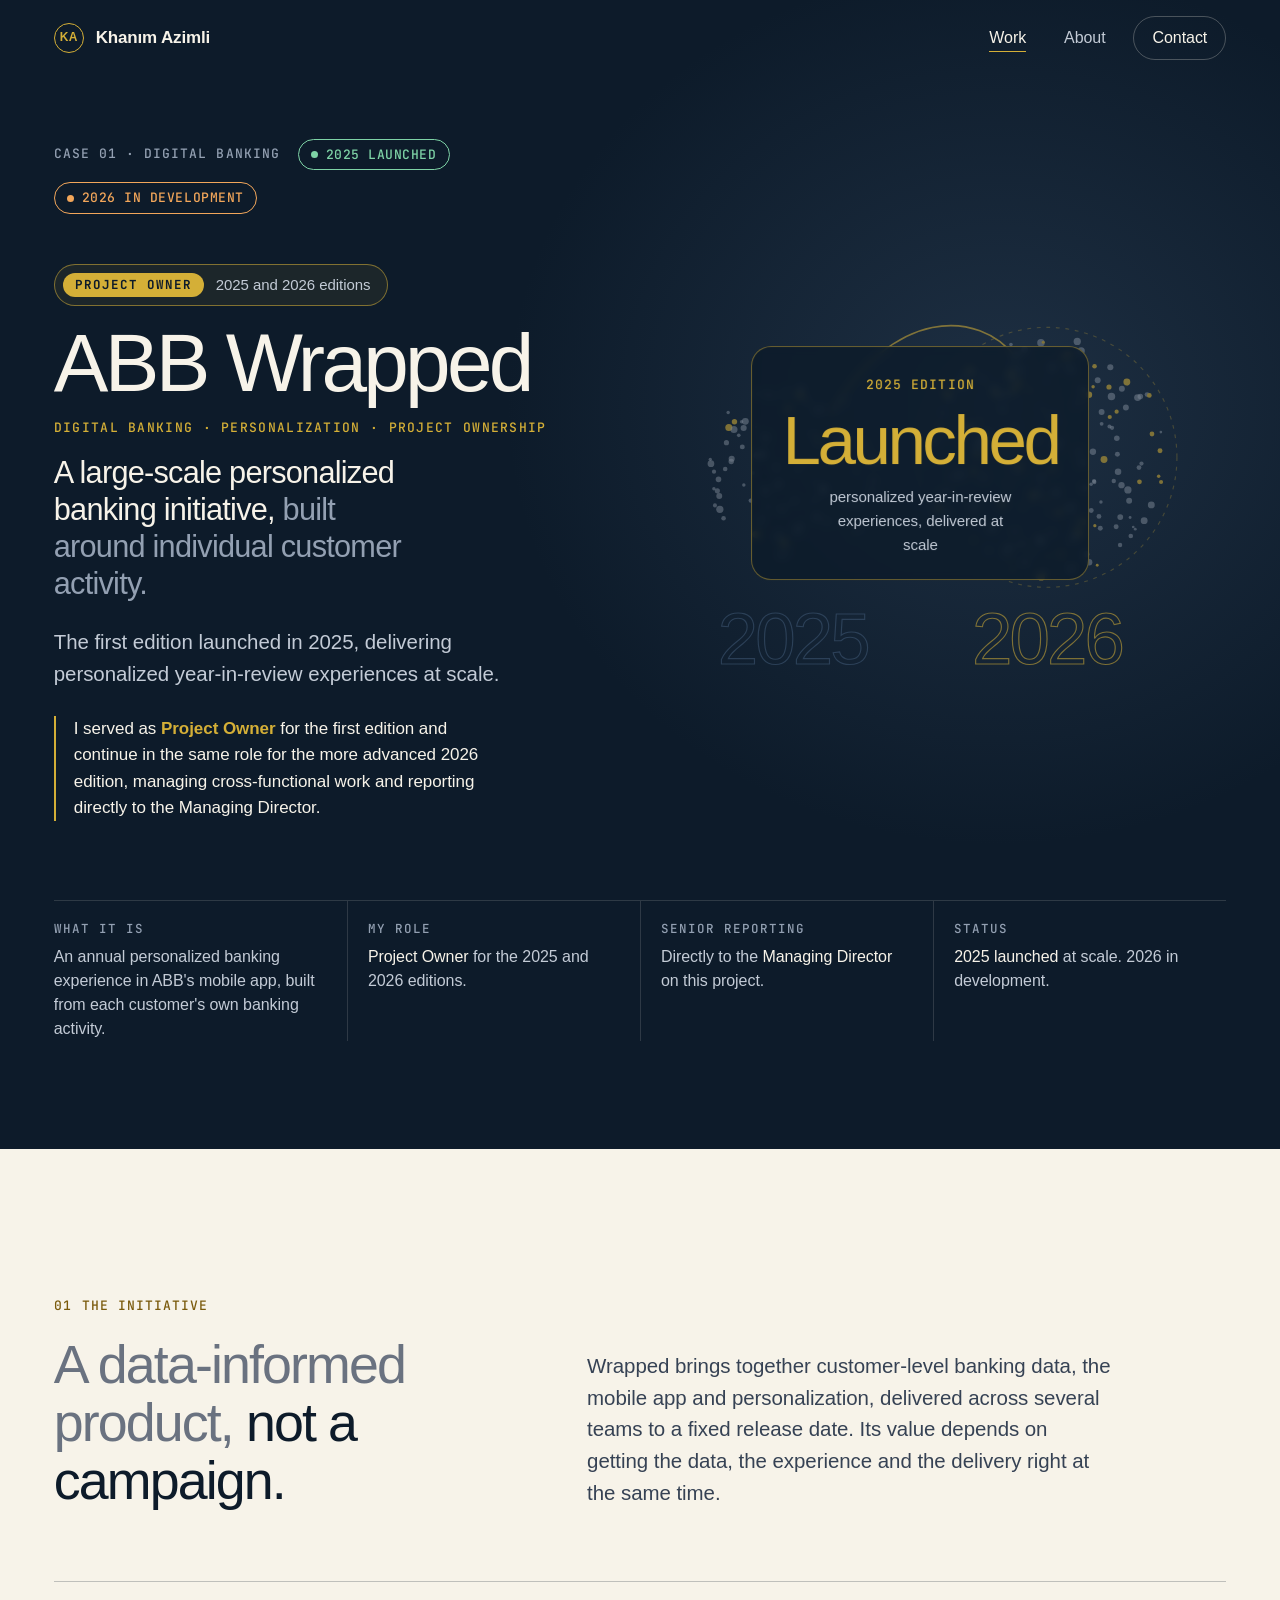
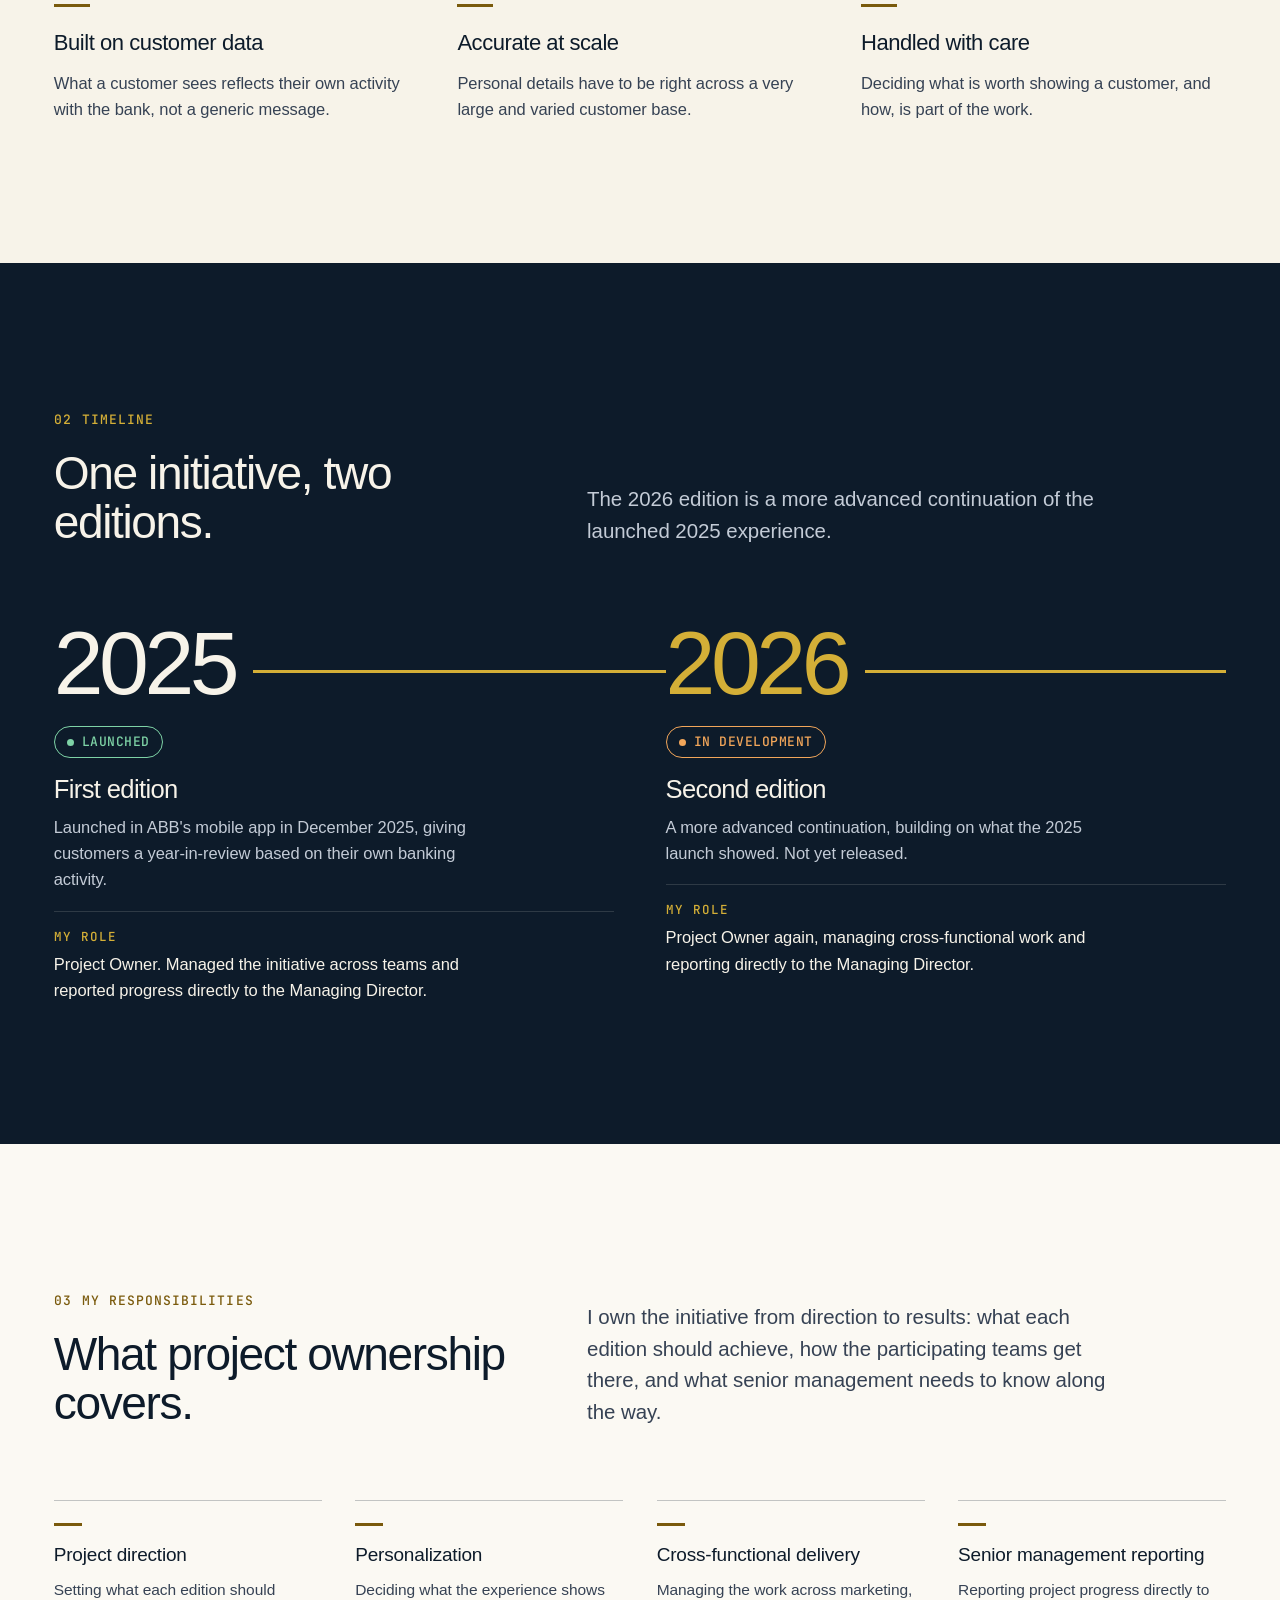
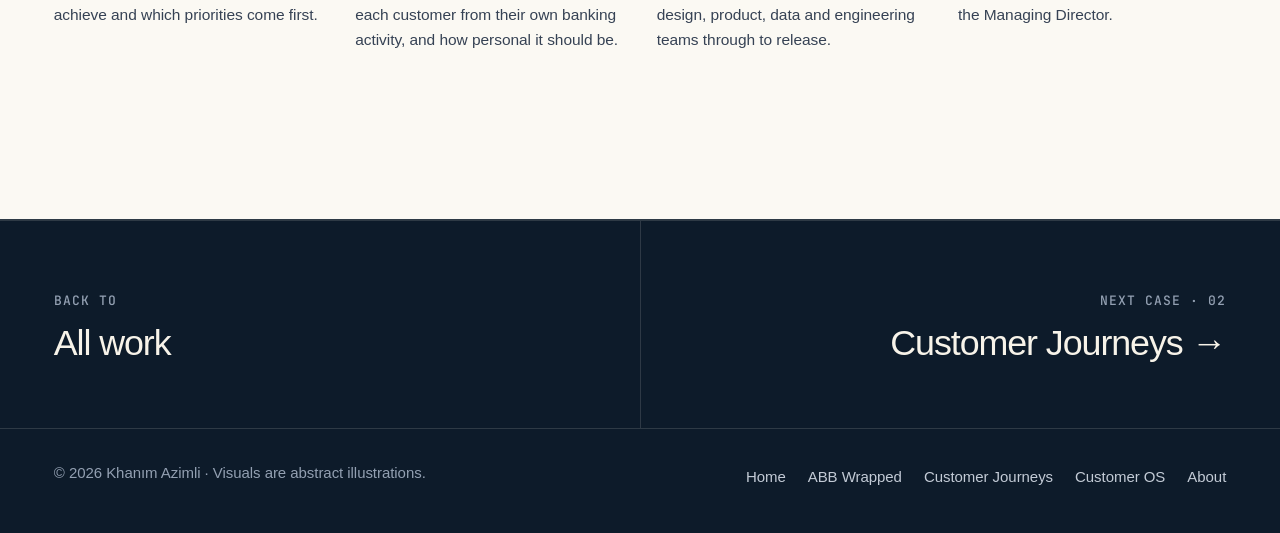
<file: abb-wrapped/index.html>
<!doctype html>
<html lang="en">
<head>
<!-- Google tag (gtag.js) -->
<script async src="https://www.googletagmanager.com/gtag/js?id=G-ZDHZ7BPM4B"></script>
<script>
  window.dataLayer = window.dataLayer || [];
  function gtag(){dataLayer.push(arguments);}
  gtag('js', new Date());

  gtag('config', 'G-ZDHZ7BPM4B');
</script>
<meta charset="utf-8">
<meta name="viewport" content="width=device-width, initial-scale=1">
<title>ABB Wrapped · Khanım Azimli</title>
<meta name="description" content="Case study: ABB Wrapped, a large-scale personalized banking initiative built around individual customer activity. Khanım Azimli is Project Owner for the 2025 edition, which launched at scale, and for the 2026 edition in development, reporting directly to the Managing Director.">
<link rel="canonical" href="https://khanimazimli.github.io/abb-wrapped/">
<meta property="og:type" content="article">
<meta property="og:title" content="ABB Wrapped · case study">
<meta property="og:description" content="Project Owner of a large-scale personalized banking initiative: 2025 edition launched at scale; 2026 edition in development.">
<meta property="og:url" content="https://khanimazimli.github.io/abb-wrapped/">
<meta name="theme-color" content="#0D1B2A">
<link rel="icon" href="data:image/svg+xml,%3Csvg xmlns='http://www.w3.org/2000/svg' viewBox='0 0 32 32'%3E%3Crect width='32' height='32' rx='16' fill='%230D1B2A'/%3E%3Ccircle cx='16' cy='16' r='12' fill='none' stroke='%23D4AF37' stroke-width='1.6'/%3E%3Ctext x='16' y='20.5' font-family='Arial' font-size='11' font-weight='700' fill='%23D4AF37' text-anchor='middle'%3EKA%3C/text%3E%3C/svg%3E">
<link rel="preconnect" href="https://api.fontshare.com" crossorigin>
<link rel="preconnect" href="https://fonts.googleapis.com">
<link rel="preconnect" href="https://fonts.gstatic.com" crossorigin>
<link rel="stylesheet" href="https://api.fontshare.com/v2/css?f[]=satoshi@400,500,700&display=swap">
<link rel="stylesheet" href="https://fonts.googleapis.com/css2?family=JetBrains+Mono:wght@500&display=swap">
<link rel="stylesheet" href="../assets/studio.css">
<style>
.wh { background: radial-gradient(55% 70% at 78% 45%, rgba(65, 90, 119, .32), transparent 70%), var(--navy); }
.wh .wrap { display: grid; grid-template-columns: minmax(0, 5fr) minmax(0, 6fr); gap: clamp(24px, 4vw, 64px); align-items: center; }
.wh .wrap > * { min-width: 0; }
.wh h1 { font-size: clamp(50px, 6.4vw, 96px); letter-spacing: -.045em; line-height: .95; }
.wh .sub { margin-top: 24px; }
.wh .mine { margin-top: 26px; padding-left: 18px; border-left: 2px solid var(--gold); color: var(--tx); font-size: 17px; line-height: 1.55; max-width: 46ch; }
.wh .role-line { font: 500 13px/1.3 var(--m); letter-spacing: .1em; text-transform: uppercase; color: var(--gold); margin-top: 18px; }
.wh .hl { margin-top: 18px; font-size: clamp(24px, 2.4vw, 34px); line-height: 1.2; letter-spacing: -.025em; font-weight: 500; max-width: 22ch; }
.wh .hl span { color: var(--tx-3); }
.wh .mine b { font-weight: 700; color: var(--gold); }
.reach { position: relative; }
.reach .edv { opacity: .55; }
.reach .fig { position: absolute; left: 50%; top: 46%; transform: translate(-50%, -50%); text-align: center; padding: 22px 30px; border-radius: 20px; background: rgba(13, 27, 42, .82); border: 1px solid rgba(212, 175, 55, .45); backdrop-filter: blur(4px); }
.reach .fig b { display: block; margin-top: 8px; font: 500 clamp(64px, 8vw, 120px)/1 var(--f); letter-spacing: -.05em; color: var(--gold); }
.reach .fig b.wd { font-size: clamp(44px, 5.4vw, 80px); }
.reach .fig .cap { display: block; margin-top: 10px; font-size: 15px; color: var(--tx-2); max-width: 22ch; margin-left: auto; margin-right: auto; }
@media (max-width: 1080px) { .wh .wrap { grid-template-columns: 1fr; } }
.tri { display: grid; grid-template-columns: repeat(3, minmax(0, 1fr)); gap: clamp(16px, 3vw, 40px); border-top: 1px solid var(--ln-l2); }
.tri > div { padding-top: 22px; }
.tri b { display: block; font-size: 22px; font-weight: 500; letter-spacing: -.02em; }
.tri p { margin-top: 10px; color: var(--ink-2); font-size: 16.5px; }
.tri i { display: block; width: 36px; height: 3px; background: var(--gold-ink); margin-bottom: 18px; }
@media (max-width: 760px) { .tri { grid-template-columns: 1fr; } }
.tl2 { position: relative; display: grid; grid-template-columns: 1fr 1fr; gap: clamp(20px, 4vw, 56px); }
.tl2::before { content: ""; position: absolute; left: 0; right: 0; top: 52px; height: 1.5px; background: var(--ln-d2); }
.tl2 .pr { position: absolute; left: 0; top: 51px; height: 3px; width: 100%; background: var(--gold); transform-origin: 0 50%; transform: scaleX(0); transition: transform 2s var(--e2) .2s; }
.tl2.in .pr { transform: scaleX(1); }
.tl2 article { position: relative; }
.tl2 .yr { font: 500 clamp(64px, 7vw, 104px)/1 var(--f); letter-spacing: -.05em; color: var(--tx); background: var(--navy); padding-right: 18px; display: inline-block; position: relative; z-index: 1; }
.tl2 article + article .yr { color: var(--gold); }
.tl2 .st { margin-top: 18px; }
.tl2 h3 { margin-top: 18px; font-size: clamp(22px, 2vw, 28px); }
.tl2 p { margin-top: 10px; color: var(--tx-2); font-size: 16.5px; max-width: 46ch; }
.tl2 .mypart { margin-top: 18px; padding-top: 16px; border-top: 1px solid var(--ln-d); }
.tl2 .mypart span { display: block; font: 500 12.5px var(--m); letter-spacing: .08em; text-transform: uppercase; color: var(--gold); margin-bottom: 6px; }
.tl2 .mypart p { margin-top: 0; color: var(--tx); }
@media (max-width: 760px) { .tl2 { grid-template-columns: 1fr; } .tl2::before, .tl2 .pr { display: none; } }
.wh .po { display: inline-flex; align-items: center; gap: 12px; margin: 22px 0 18px; padding: 8px 16px 8px 8px; border-radius: 999px; border: 1px solid rgba(212, 175, 55, .55); background: rgba(212, 175, 55, .08); font-size: 15px; color: var(--tx-2); }
.wh .po b { padding: 6px 12px; border-radius: 999px; background: var(--gold); color: var(--navy); font: 700 12.5px/1 var(--m); letter-spacing: .08em; text-transform: uppercase; }
.own { display: grid; grid-template-columns: repeat(4, minmax(0, 1fr)); gap: 0 clamp(16px, 2.6vw, 36px); }
.own > div { padding: 22px 0 26px; border-top: 1px solid var(--ln-l2); }
.own b { display: block; font-size: 19px; font-weight: 500; letter-spacing: -.01em; }
.own b::before { content: ""; display: block; width: 28px; height: 3px; background: var(--gold-ink); margin-bottom: 14px; }
.own p { margin-top: 8px; color: var(--ink-2); font-size: 15.5px; }
@media (max-width: 960px) { .own { grid-template-columns: 1fr 1fr; } }
@media (max-width: 520px) { .own { grid-template-columns: 1fr; } }
</style>
</head>
<body>
<a class="skip" href="#main">Skip to content</a>
    
    <header class="nav">
      <div class="wrap">
        <a class="brand" href="../" aria-label="Khanım Azimli, home"><i aria-hidden="true">KA</i><span>Khanım Azimli</span></a>
        <nav aria-label="Primary">
          <ul>
            <li><a href="../#work" aria-current="page">Work</a></li>
            <li><a href="../about/">About</a></li>
            <li><a class="cta" href="../#contact">Contact</a></li>
          </ul>
        </nav>
      </div>
    </header>

<main id="main">
  <section class="chero wh" aria-labelledby="t">
    <div class="wrap">
      <div>
        <div class="crumbs" data-rv><span class="lbl">Case 01 · Digital banking</span><span class="st done">2025 launched</span><span class="st wait">2026 in development</span></div>
        <p class="po" data-rv><b>Project Owner</b><span>2025 and 2026 editions</span></p>
        <h1 id="t" data-rv style="--d:.06s">ABB Wrapped</h1>
        <p class="role-line" data-rv style="--d:.08s">Digital Banking · Personalization · Project Ownership</p>
        <p class="hl" data-rv style="--d:.1s">A large-scale personalized banking initiative, <span>built around individual customer activity.</span></p>
        <p class="lede sub" data-rv style="--d:.14s">The first edition launched in 2025, delivering personalized year-in-review experiences at scale.</p>
        <p class="mine" data-rv style="--d:.18s">I served as <b>Project Owner</b> for the first edition and continue in the same role for the more advanced 2026 edition, managing cross-functional work and reporting directly to the Managing Director.</p>
      </div>
      <div class="reach" data-rv="fade" style="--d:.2s">
        <figure class="edv" id="edW" style="margin:0"><svg aria-hidden="true"></svg></figure>
        <div class="fig"><span class="lbl g">2025 edition</span><b class="wd">Launched</b><span class="cap">personalized year-in-review experiences, delivered at scale</span></div>
      </div>
    </div>
  </section>

  <section class="dk" style="padding-bottom:clamp(56px,7vw,96px)">
    <div class="wrap">
      <dl class="facts" style="margin-top:0" data-rv>
        <div><dt>What it is</dt><dd>An annual personalized banking experience in ABB's mobile app, built from each customer's own banking activity.</dd></div>
        <div><dt>My role</dt><dd><b>Project Owner</b> for the 2025 and 2026 editions.</dd></div>
        <div><dt>Senior reporting</dt><dd>Directly to the <b>Managing Director</b> on this project.</dd></div>
        <div><dt>Status</dt><dd><b>2025 launched</b> at scale. 2026 in development.</dd></div>
      </dl>
    </div>
  </section>

  <section class="sec lt" aria-labelledby="s1">
    <div class="wrap">
      <div class="sh">
        <div><span class="lbl g" data-rv><span class="n">01</span> The initiative</span><h2 class="stmt" id="s1" data-rv style="--d:.06s"><span class="m">A data-informed product,</span> not a campaign.</h2></div>
        <p class="lede" data-rv style="--d:.12s">Wrapped brings together customer-level banking data, the mobile app and personalization, delivered across several teams to a fixed release date. Its value depends on getting the data, the experience and the delivery right at the same time.</p>
      </div>
      <div class="tri">
        <div data-rv><i></i><b>Built on customer data</b><p>What a customer sees reflects their own activity with the bank, not a generic message.</p></div>
        <div data-rv style="--d:.08s"><i></i><b>Accurate at scale</b><p>Personal details have to be right across a very large and varied customer base.</p></div>
        <div data-rv style="--d:.16s"><i></i><b>Handled with care</b><p>Deciding what is worth showing a customer, and how, is part of the work.</p></div>
      </div>
    </div>
  </section>

  <section class="sec dk" aria-labelledby="s2">
    <div class="wrap">
      <div class="sh">
        <div><span class="lbl g" data-rv><span class="n">02</span> Timeline</span><h2 class="h2" id="s2" data-rv style="--d:.06s">One initiative, two editions.</h2></div>
        <p class="lede" data-rv style="--d:.12s">The 2026 edition is a more advanced continuation of the launched 2025 experience.</p>
      </div>
      <div class="tl2" id="tl2">
        <span class="pr" aria-hidden="true"></span>
        <article data-rv><span class="yr">2025</span><br><span class="st done">Launched</span><h3>First edition</h3><p>Launched in ABB's mobile app in December 2025, giving customers a year-in-review based on their own banking activity.</p><div class="mypart"><span>My role</span><p>Project Owner. Managed the initiative across teams and reported progress directly to the Managing Director.</p></div></article>
        <article data-rv style="--d:.12s"><span class="yr">2026</span><br><span class="st wait">In development</span><h3>Second edition</h3><p>A more advanced continuation, building on what the 2025 launch showed. Not yet released.</p><div class="mypart"><span>My role</span><p>Project Owner again, managing cross-functional work and reporting directly to the Managing Director.</p></div></article>
      </div>
    </div>
  </section>

  <section class="sec lt2" aria-labelledby="s3">
    <div class="wrap">
      <div class="sh">
        <div><span class="lbl g" data-rv><span class="n">03</span> My responsibilities</span><h2 class="h2" id="s3" data-rv style="--d:.06s">What project ownership covers.</h2></div>
        <p class="lede" data-rv style="--d:.12s">I own the initiative from direction to results: what each edition should achieve, how the participating teams get there, and what senior management needs to know along the way.</p>
      </div>
      <div class="own">
        <div data-rv><b>Project direction</b><p>Setting what each edition should achieve and which priorities come first.</p></div>
        <div data-rv style="--d:.05s"><b>Personalization</b><p>Deciding what the experience shows each customer from their own banking activity, and how personal it should be.</p></div>
        <div data-rv style="--d:.1s"><b>Cross-functional delivery</b><p>Managing the work across marketing, design, product, data and engineering teams through to release.</p></div>
        <div data-rv style="--d:.15s"><b>Senior management reporting</b><p>Reporting project progress directly to the Managing Director.</p></div>
      </div>
    </div>
  </section>


  <nav class="dk" aria-label="Case studies" style="border-top:1px solid var(--ln-d)">
    <div class="wrap nextc">
      <a href="../"><span class="lbl">Back to</span><b>All work</b></a>
      <a href="../customer-journeys/"><span class="lbl">Next case · 02</span><b>Customer Journeys →</b></a>
    </div>
  </nav>
</main>

<footer class="foot">
      <div class="wrap">
        <span>© <span id="yr">2026</span> Khanım Azimli · Visuals are abstract illustrations.</span>
        <nav aria-label="Footer"><a href="../">Home</a><a href="../abb-wrapped/">ABB Wrapped</a><a href="../customer-journeys/">Customer Journeys</a><a href="../customer-os/">Customer OS</a><a href="../about/">About</a></nav>
      </div>
    </footer>

<script src="../assets/studio.js"></script>
<script src="../assets/visuals.js"></script>
<script>
KAV.editions(document.querySelector('#edW svg'));
KA.onView(document.getElementById('edW'), function () { document.getElementById('edW').classList.add('in'); }, '0px');
KA.onView(document.getElementById('tl2'), function () { document.getElementById('tl2').classList.add('in'); });
</script>
</body>
</html>
</file>
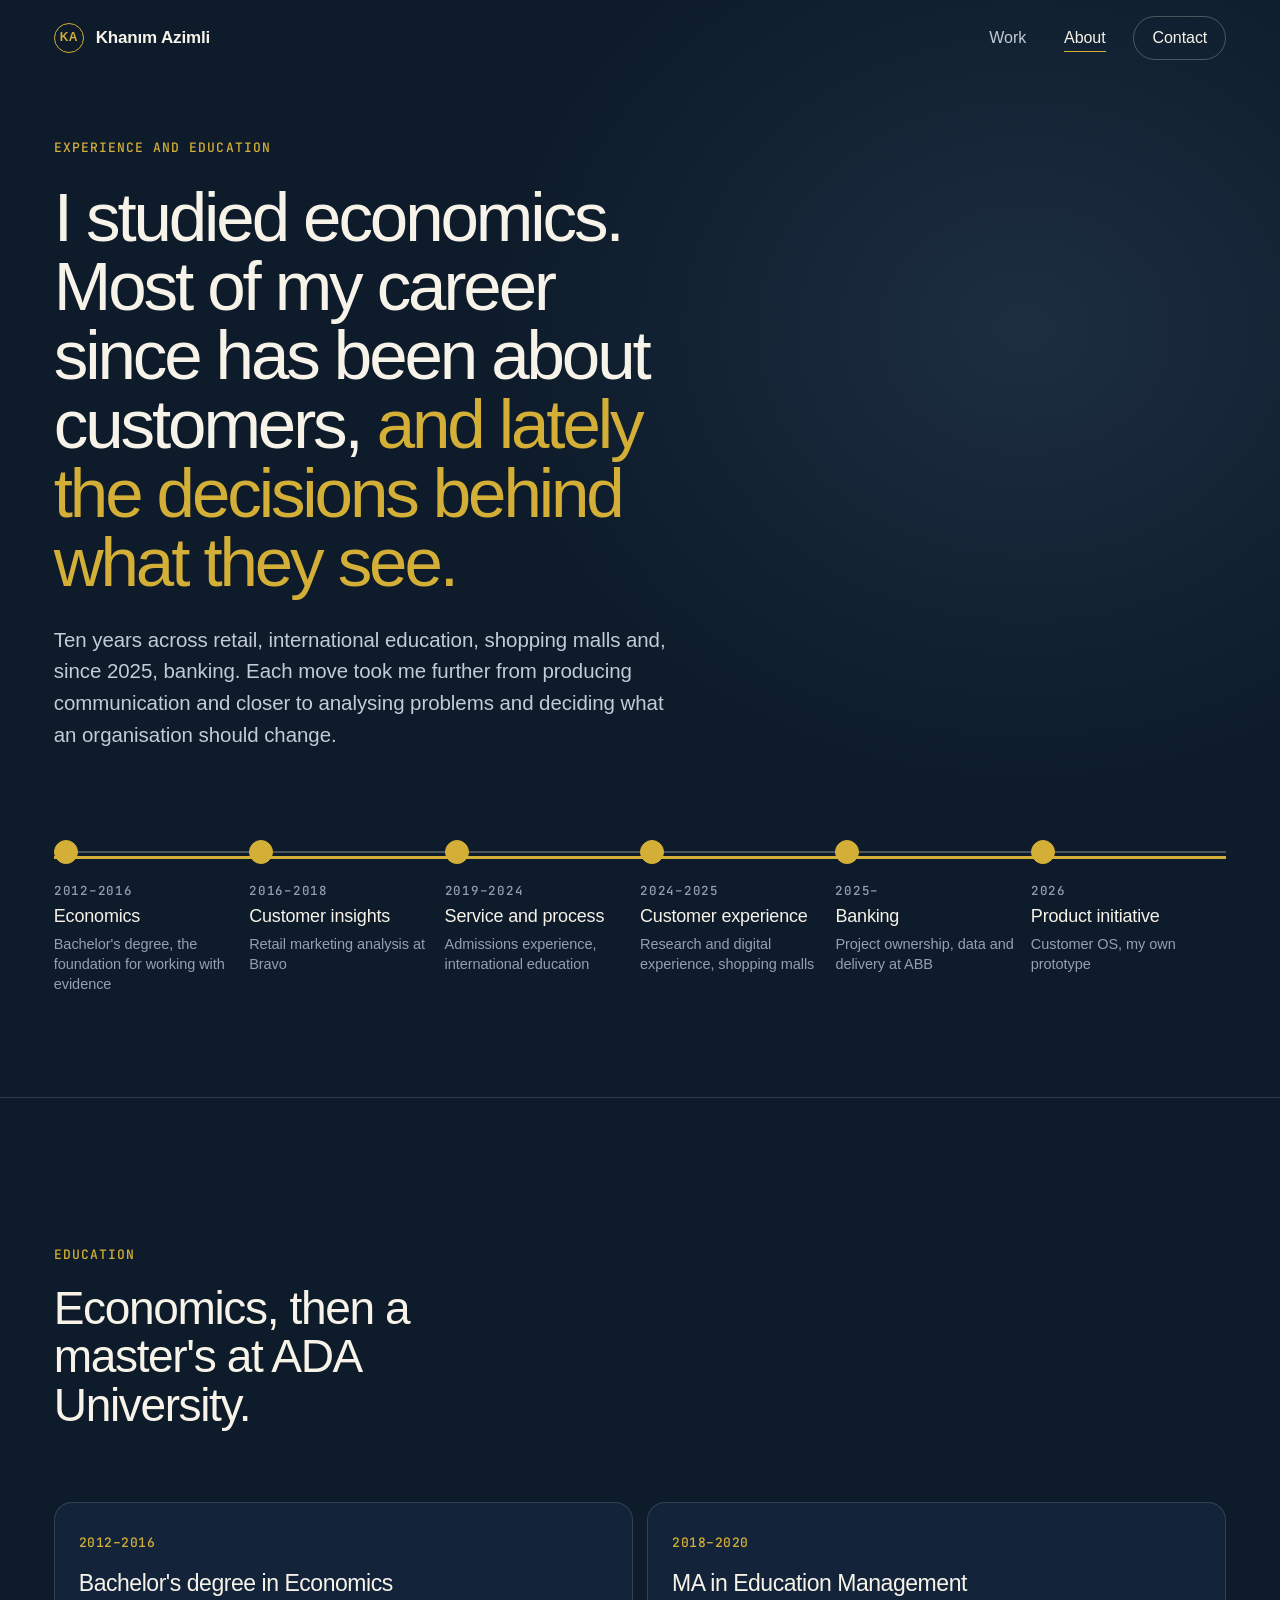
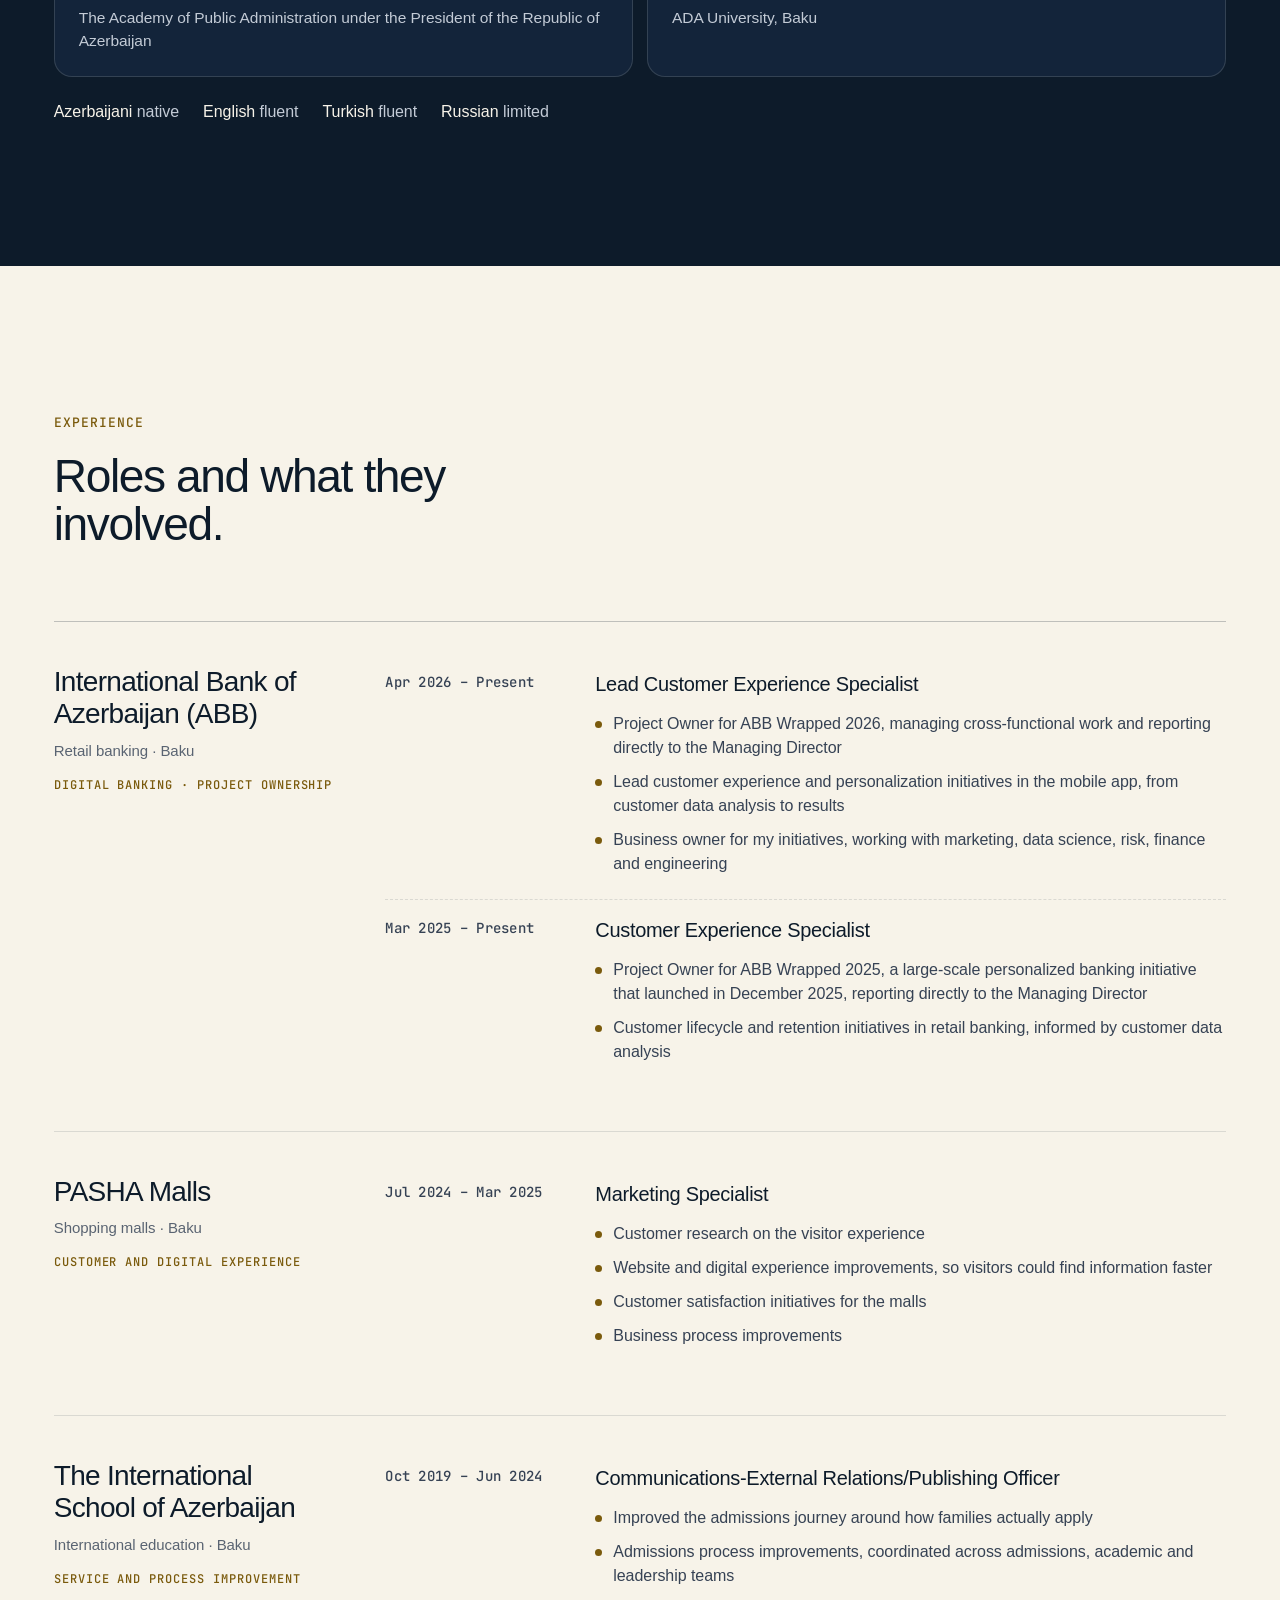
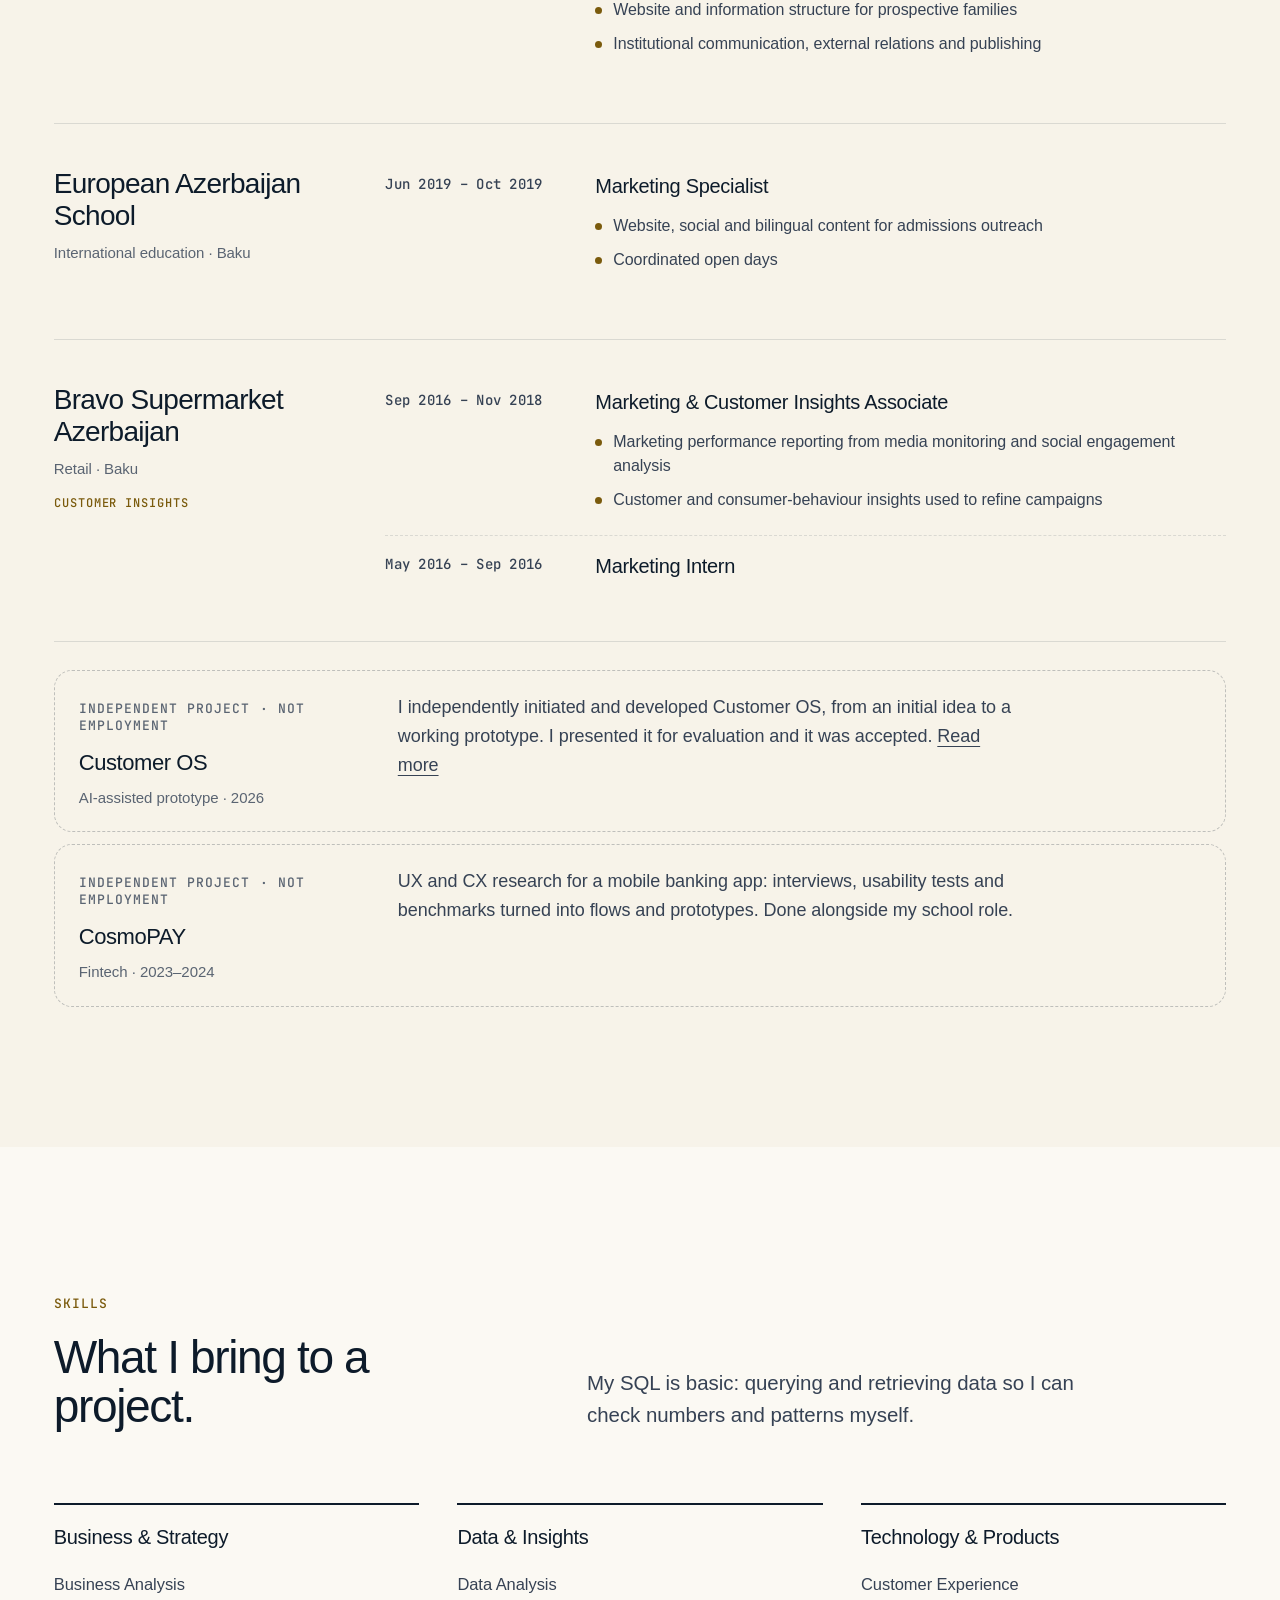
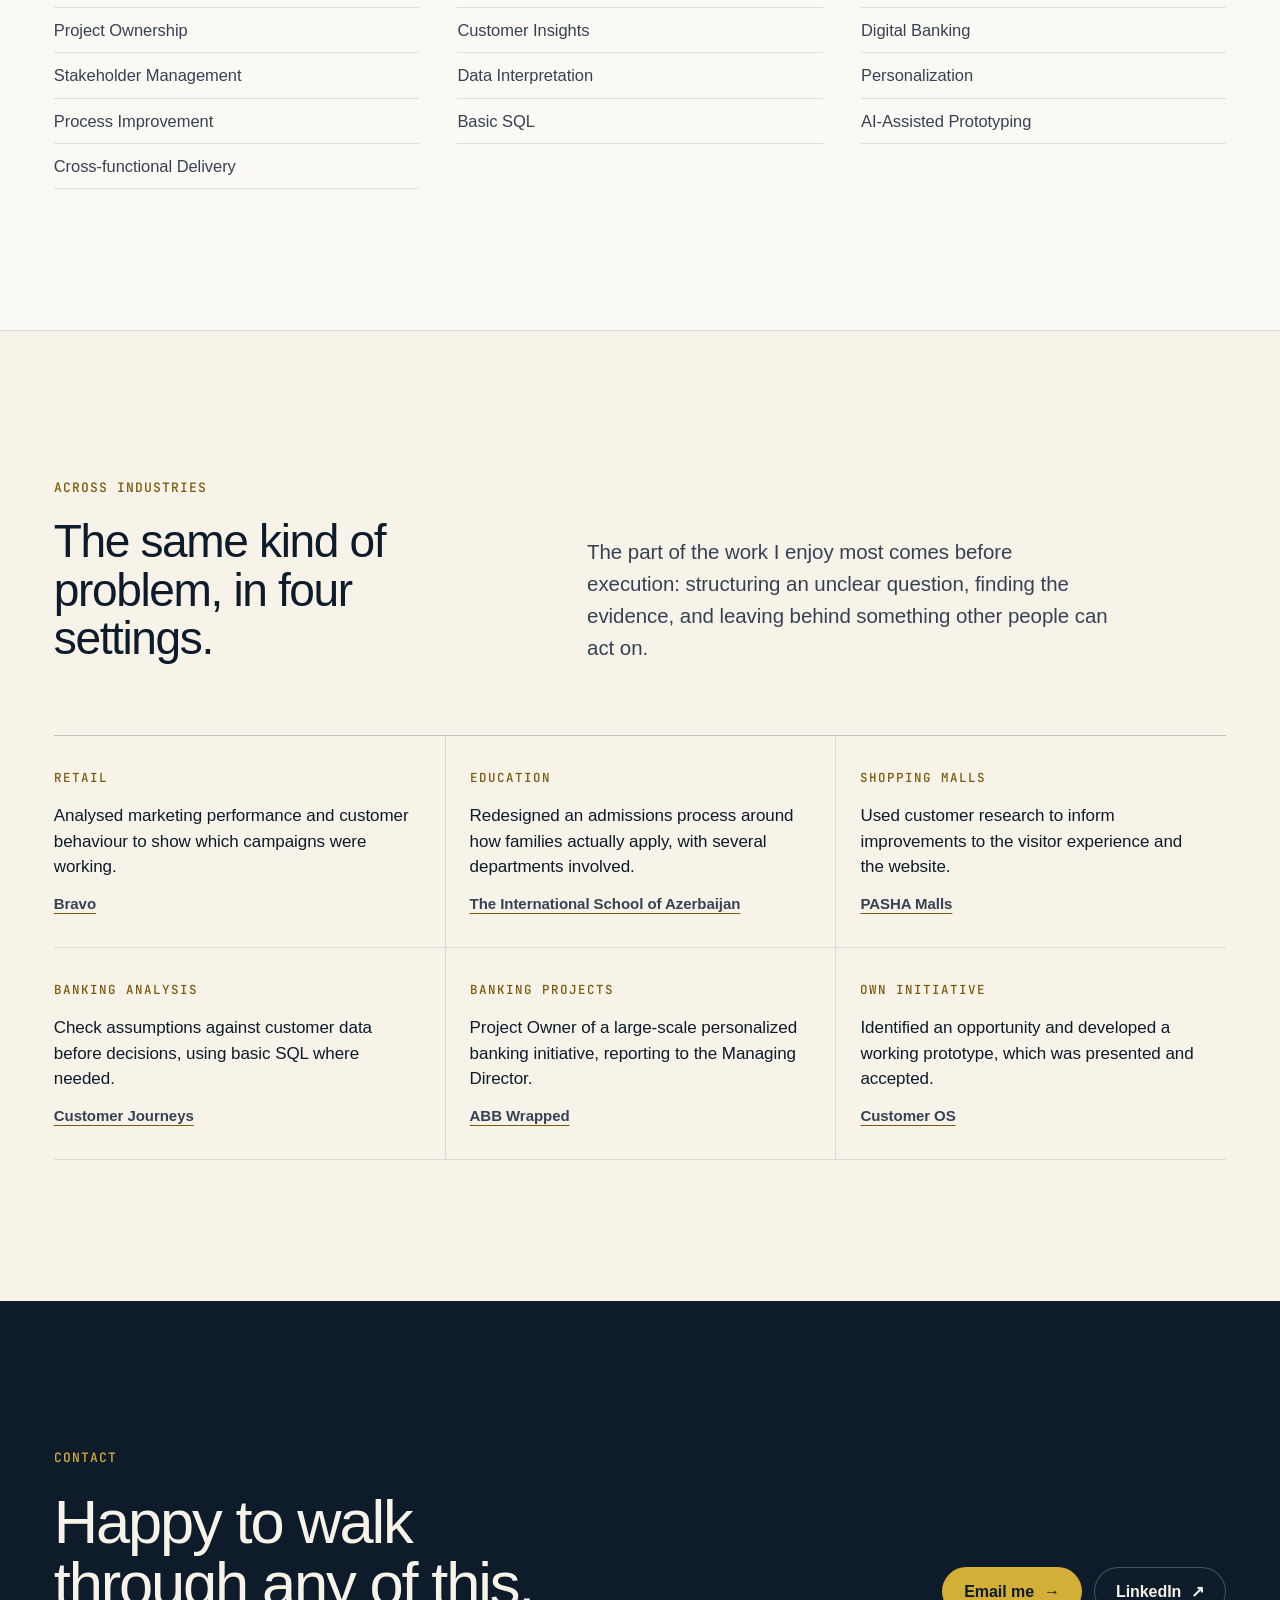
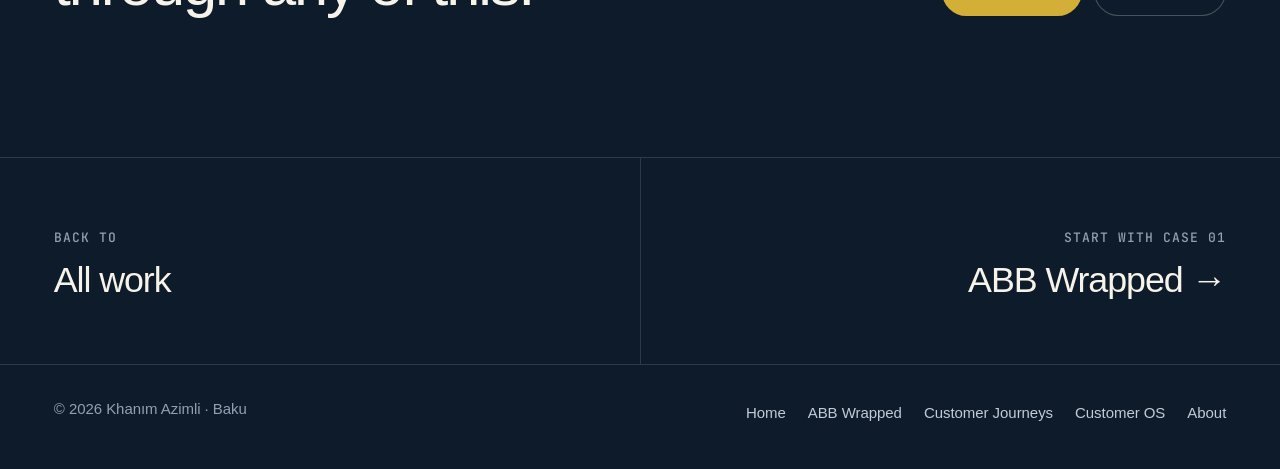
<file: about/index.html>
<!doctype html>
<html lang="en">
<head>
<!-- Google tag (gtag.js) -->
<script async src="https://www.googletagmanager.com/gtag/js?id=G-ZDHZ7BPM4B"></script>
<script>
  window.dataLayer = window.dataLayer || [];
  function gtag(){dataLayer.push(arguments);}
  gtag('js', new Date());

  gtag('config', 'G-ZDHZ7BPM4B');
</script>
<meta charset="utf-8">
<meta name="viewport" content="width=device-width, initial-scale=1">
<title>Experience · Khanım Azimli</title>
<meta name="description" content="Khanım Azimli: Bachelor's degree in Economics, MA in Education Management (ADA University). Ten years across retail, international education, shopping malls and banking; now Lead Customer Experience Specialist at ABB and Project Owner of ABB Wrapped.">
<link rel="canonical" href="https://khanimazimli.github.io/about/">
<meta property="og:type" content="profile">
<meta property="og:title" content="Khanım Azimli · experience and education">
<meta property="og:description" content="Economics graduate with ten years of customer, analysis and delivery work across retail, education, shopping malls and banking.">
<meta property="og:url" content="https://khanimazimli.github.io/about/">
<meta name="theme-color" content="#0D1B2A">
<link rel="icon" href="data:image/svg+xml,%3Csvg xmlns='http://www.w3.org/2000/svg' viewBox='0 0 32 32'%3E%3Crect width='32' height='32' rx='16' fill='%230D1B2A'/%3E%3Ccircle cx='16' cy='16' r='12' fill='none' stroke='%23D4AF37' stroke-width='1.6'/%3E%3Ctext x='16' y='20.5' font-family='Arial' font-size='11' font-weight='700' fill='%23D4AF37' text-anchor='middle'%3EKA%3C/text%3E%3C/svg%3E">
<link rel="preconnect" href="https://api.fontshare.com" crossorigin>
<link rel="preconnect" href="https://fonts.googleapis.com">
<link rel="preconnect" href="https://fonts.gstatic.com" crossorigin>
<link rel="stylesheet" href="https://api.fontshare.com/v2/css?f[]=satoshi@400,500,700&display=swap">
<link rel="stylesheet" href="https://fonts.googleapis.com/css2?family=JetBrains+Mono:wght@500&display=swap">
<link rel="stylesheet" href="../assets/studio.css">
<style>
.ah { min-height: auto; padding-bottom: clamp(64px, 8vw, 112px); background: radial-gradient(60% 60% at 80% 30%, rgba(65, 90, 119, .3), transparent 70%), var(--navy); display: block; }
.ah h1 { font-size: clamp(40px, 5.4vw, 80px); letter-spacing: -.045em; line-height: 1; max-width: 17ch; }
.ah h1 .g { color: var(--gold); }
.ah .lede { margin-top: 26px; max-width: 54ch; }

/* evolution line */
.evo { margin-top: clamp(48px, 7vw, 96px); position: relative; display: grid; grid-template-columns: repeat(6, minmax(0, 1fr)); gap: 0; }
.evo::before { content: ""; position: absolute; left: 0; right: 0; top: 11px; height: 1.5px; background: var(--ln-d2); }
.evo .pr { position: absolute; left: 0; top: 10px; height: 3px; width: 100%; background: var(--gold); transform-origin: 0 50%; transform: scaleX(0); transition: transform 2.6s var(--e2) .2s; }
.evo.in .pr { transform: scaleX(1); }
.evo li { position: relative; padding-right: 14px; }
.evo li i { display: block; width: 24px; height: 24px; border-radius: 50%; background: var(--navy); border: 1.5px solid var(--steel); position: relative; z-index: 1; transition: background .4s, border-color .4s; }
.evo.in li i { border-color: var(--gold); background: var(--gold); }
.evo.in li:nth-child(2) i { transition-delay: .5s; } .evo.in li:nth-child(3) i { transition-delay: .9s; } .evo.in li:nth-child(4) i { transition-delay: 1.3s; } .evo.in li:nth-child(5) i { transition-delay: 1.8s; } .evo.in li:nth-child(6) i { transition-delay: 2.3s; }
.evo small { display: block; margin-top: 18px; font: 500 12.5px var(--m); letter-spacing: .06em; color: var(--tx-3); }
.evo b { display: block; margin-top: 6px; font-size: 18px; font-weight: 500; line-height: 1.25; letter-spacing: -.01em; }
.evo span { display: block; margin-top: 6px; font-size: 14.5px; color: var(--tx-3); line-height: 1.4; }
@media (max-width: 900px) {
  .evo { grid-template-columns: 1fr; gap: 22px; padding-left: 44px; }
  .evo::before { left: 11px; right: auto; top: 0; bottom: 0; width: 1.5px; height: auto; }
  .evo .pr { left: 10px; top: 0; width: 3px; height: 100%; transform: scaleY(0); transform-origin: 50% 0; }
  .evo.in .pr { transform: scaleY(1); }
  .evo li i { position: absolute; left: -44px; top: 0; }
  .evo small { margin-top: 0; }
}

/* timeline */
.tl { border-top: 1px solid var(--ln-l2); }
.org { display: grid; grid-template-columns: minmax(0, 3fr) minmax(0, 9fr); gap: clamp(16px, 4vw, 56px); padding: clamp(28px, 4vw, 44px) 0; border-bottom: 1px solid var(--ln-l); }
.org > * { min-width: 0; }
.org .on2 { font-size: clamp(22px, 2.2vw, 28px); font-weight: 500; letter-spacing: -.025em; line-height: 1.15; }
.org .sec2 { margin-top: 8px; font-size: 15px; color: var(--ink-3); }
.org .ind { margin-top: 14px; display: inline-flex; font: 500 12px var(--m); letter-spacing: .08em; text-transform: uppercase; color: var(--gold-ink); }
.role { display: grid; grid-template-columns: 190px minmax(0, 1fr); gap: 20px; padding: 6px 0 18px; position: relative; }
.role + .role { padding-top: 18px; border-top: 1px dashed var(--ln-l); }
.role .dt { font: 500 14px/1.5 var(--m); color: var(--ink-2); letter-spacing: .02em; }
.role h3 { font-size: 20px; letter-spacing: -.015em; line-height: 1.25; }
.role p { margin-top: 8px; font-size: 16px; color: var(--ink-2); }
.tags { margin-top: 12px; display: flex; flex-wrap: wrap; gap: 6px; }
.tags span { padding: 5px 11px; border-radius: 999px; font-size: 13.5px; background: rgba(13, 27, 42, .06); color: var(--ink-2); }
.flag { margin-top: 10px; font-size: 14px; color: var(--ink-3); }
.proj { margin-top: 28px; padding: 22px 24px; border-radius: var(--r); border: 1px dashed var(--ln-l2); display: grid; grid-template-columns: minmax(0, 3fr) minmax(0, 9fr); gap: clamp(16px, 4vw, 56px); }
@media (max-width: 820px) { .org, .proj { grid-template-columns: 1fr; } .role { grid-template-columns: 1fr; gap: 6px; } }

/* education */
.edu { display: grid; grid-template-columns: repeat(3, minmax(0, 1fr)); gap: 14px; }
.edu div { padding: 24px; border-radius: var(--r); background: var(--navy-2); border: 1px solid var(--ln-d); }
.edu small { font: 500 13px var(--m); letter-spacing: .04em; color: var(--gold); }
.edu b { display: block; margin-top: 14px; font-size: 21px; font-weight: 500; letter-spacing: -.02em; line-height: 1.2; }
.edu span { display: block; margin-top: 10px; font-size: 15.5px; color: var(--tx-2); line-height: 1.45; }
@media (max-width: 860px) { .edu { grid-template-columns: 1fr; } }
.lang { margin-top: 22px; display: flex; flex-wrap: wrap; gap: 8px 24px; font-size: 16px; color: var(--tx-2); }
.lang b { color: var(--tx); font-weight: 500; }

/* consulting relevance */
.rel { display: grid; grid-template-columns: repeat(3, minmax(0, 1fr)); border-top: 1px solid var(--ln-l2); }
.rel article { padding: 26px 24px 30px 0; border-bottom: 1px solid var(--ln-l); }
.rel article:not(:nth-child(3n+1)) { padding-left: 24px; border-left: 1px solid var(--ln-l); }
.rel small { font: 500 12.5px var(--m); letter-spacing: .08em; text-transform: uppercase; color: var(--gold-ink); }
.rel p { margin-top: 12px; font-size: 17px; line-height: 1.5; color: var(--ink); }
.rel a { display: inline-block; margin-top: 12px; font-size: 15px; font-weight: 700; color: var(--ink-2); text-decoration-color: var(--gold-ink); text-underline-offset: 4px; }
@media (max-width: 900px) { .rel { grid-template-columns: 1fr 1fr; } .rel article:not(:nth-child(3n+1)) { padding-left: 0; border-left: 0; } .rel article:nth-child(even) { padding-left: 20px; border-left: 1px solid var(--ln-l); } }
@media (max-width: 600px) { .rel { grid-template-columns: 1fr; } .rel article:nth-child(even) { padding-left: 0; border-left: 0; } }
.cta2 { display: flex; flex-wrap: wrap; justify-content: space-between; align-items: end; gap: 24px; }
.skl { display: grid; grid-template-columns: repeat(3, minmax(0, 1fr)); gap: clamp(16px, 3vw, 40px); }
.skl > div { padding-top: 22px; border-top: 2px solid var(--ink); }
.skl h3 { font-size: 20px; letter-spacing: -.015em; }
.skl ul { margin-top: 14px; }
.skl li { padding: 9px 0; border-bottom: 1px solid var(--ln-l); font-size: 16.5px; color: var(--ink-2); }
@media (max-width: 820px) { .skl { grid-template-columns: 1fr; } }

.role ul.rs { margin-top: 10px; }
.role ul.rs li { position: relative; padding: 5px 0 5px 18px; font-size: 16px; color: var(--ink-2); line-height: 1.5; }
.role ul.rs li::before { content: ""; position: absolute; left: 0; top: 14px; width: 7px; height: 7px; border-radius: 50%; background: var(--gold-ink); }
.edu.e2 div b { font-size: 23px; }
.edu.e2 { grid-template-columns: repeat(2, minmax(0, 1fr)); }
@media (max-width: 860px) { .edu.e2 { grid-template-columns: 1fr; } }
</style>
</head>
<body>
<a class="skip" href="#main">Skip to content</a>
    
    <header class="nav">
      <div class="wrap">
        <a class="brand" href="../" aria-label="Khanım Azimli, home"><i aria-hidden="true">KA</i><span>Khanım Azimli</span></a>
        <nav aria-label="Primary">
          <ul>
            <li><a href="../#work">Work</a></li>
            <li><a href="../about/" aria-current="page">About</a></li>
            <li><a class="cta" href="../#contact">Contact</a></li>
          </ul>
        </nav>
      </div>
    </header>

<main id="main">
  <section class="chero ah" aria-labelledby="t">
    <div class="wrap">
      <span class="lbl g" data-rv>Experience and education</span>
      <h1 id="t" data-rv style="--d:.06s;margin-top:22px">I studied economics. Most of my career since has been about customers, <span class="g">and lately the decisions behind what they see.</span></h1>
      <p class="lede" data-rv style="--d:.12s">Ten years across retail, international education, shopping malls and, since 2025, banking. Each move took me further from producing communication and closer to analysing problems and deciding what an organisation should change.</p>
      <div class="evo" id="evo">
        <span class="pr" aria-hidden="true"></span>
        <ol style="display:contents" aria-label="How my work has developed">
        <li><i aria-hidden="true"></i><small>2012–2016</small><b>Economics</b><span>Bachelor's degree, the foundation for working with evidence</span></li>
        <li><i aria-hidden="true"></i><small>2016–2018</small><b>Customer insights</b><span>Retail marketing analysis at Bravo</span></li>
        <li><i aria-hidden="true"></i><small>2019–2024</small><b>Service and process</b><span>Admissions experience, international education</span></li>
        <li><i aria-hidden="true"></i><small>2024–2025</small><b>Customer experience</b><span>Research and digital experience, shopping malls</span></li>
        <li><i aria-hidden="true"></i><small>2025–</small><b>Banking</b><span>Project ownership, data and delivery at ABB</span></li>
        <li><i aria-hidden="true"></i><small>2026</small><b>Product initiative</b><span>Customer OS, my own prototype</span></li>
        </ol>
      </div>
    </div>
  </section>

  <section class="sec dk" aria-labelledby="eT" style="border-top:1px solid var(--ln-d)">
    <div class="wrap">
      <div class="sh">
        <div><span class="lbl g" data-rv>Education</span><h2 class="h2" id="eT" data-rv style="--d:.06s">Economics, then a master's at ADA University.</h2></div>
      </div>
      <div class="edu e2">
        <div data-rv><small>2012–2016</small><b>Bachelor's degree in Economics</b><span>The Academy of Public Administration under the President of the Republic of Azerbaijan</span></div>
        <div data-rv style="--d:.08s"><small>2018–2020</small><b>MA in Education Management</b><span>ADA University, Baku</span></div>
      </div>
      <p class="lang" data-rv><span><b>Azerbaijani</b> native</span><span><b>English</b> fluent</span><span><b>Turkish</b> fluent</span><span><b>Russian</b> limited</span></p>
    </div>
  </section>

  <section class="sec lt" aria-labelledby="cT">
    <div class="wrap">
      <div class="sh">
        <div><span class="lbl g" data-rv>Experience</span><h2 class="h2" id="cT" data-rv style="--d:.06s">Roles and what they involved.</h2></div>
      </div>
      <div class="tl">
        <div class="org" data-rv>
          <div><p class="on2">International Bank of Azerbaijan (ABB)</p><p class="sec2">Retail banking · Baku</p><span class="ind">Digital banking · Project ownership</span></div>
          <div>
            <div class="role"><span class="dt">Apr 2026 – Present</span><div><h3>Lead Customer Experience Specialist</h3><ul class="rs"><li>Project Owner for ABB Wrapped 2026, managing cross-functional work and reporting directly to the Managing Director</li><li>Lead customer experience and personalization initiatives in the mobile app, from customer data analysis to results</li><li>Business owner for my initiatives, working with marketing, data science, risk, finance and engineering</li></ul></div></div>
            <div class="role"><span class="dt">Mar 2025 – Present</span><div><h3>Customer Experience Specialist</h3><ul class="rs"><li>Project Owner for ABB Wrapped 2025, a large-scale personalized banking initiative that launched in December 2025, reporting directly to the Managing Director</li><li>Customer lifecycle and retention initiatives in retail banking, informed by customer data analysis</li></ul></div></div>
          </div>
        </div>
        <div class="org" data-rv>
          <div><p class="on2">PASHA Malls</p><p class="sec2">Shopping malls · Baku</p><span class="ind">Customer and digital experience</span></div>
          <div><div class="role"><span class="dt">Jul 2024 – Mar 2025</span><div><h3>Marketing Specialist</h3><ul class="rs"><li>Customer research on the visitor experience</li><li>Website and digital experience improvements, so visitors could find information faster</li><li>Customer satisfaction initiatives for the malls</li><li>Business process improvements</li></ul></div></div></div>
        </div>
        <div class="org" data-rv>
          <div><p class="on2">The International School of Azerbaijan</p><p class="sec2">International education · Baku</p><span class="ind">Service and process improvement</span></div>
          <div><div class="role"><span class="dt">Oct 2019 – Jun 2024</span><div><h3>Communications-External Relations/Publishing Officer</h3><ul class="rs"><li>Improved the admissions journey around how families actually apply</li><li>Admissions process improvements, coordinated across admissions, academic and leadership teams</li><li>Website and information structure for prospective families</li><li>Institutional communication, external relations and publishing</li></ul></div></div></div>
        </div>
        <div class="org" data-rv>
          <div><p class="on2">European Azerbaijan School</p><p class="sec2">International education · Baku</p></div>
          <div><div class="role"><span class="dt">Jun 2019 – Oct 2019</span><div><h3>Marketing Specialist</h3><ul class="rs"><li>Website, social and bilingual content for admissions outreach</li><li>Coordinated open days</li></ul></div></div></div>
        </div>
        <div class="org" data-rv>
          <div><p class="on2">Bravo Supermarket Azerbaijan</p><p class="sec2">Retail · Baku</p><span class="ind">Customer insights</span></div>
          <div>
            <div class="role"><span class="dt">Sep 2016 – Nov 2018</span><div><h3>Marketing &amp; Customer Insights Associate</h3><ul class="rs"><li>Marketing performance reporting from media monitoring and social engagement analysis</li><li>Customer and consumer-behaviour insights used to refine campaigns</li></ul></div></div>
            <div class="role"><span class="dt">May 2016 – Sep 2016</span><div><h3>Marketing Intern</h3></div></div>
          </div>
        </div>
      </div>
      <div class="proj" data-rv>
        <div><span class="lbl">Independent project · not employment</span><p class="on2" style="margin-top:10px;font-size:22px;font-weight:500;letter-spacing:-.02em">Customer OS</p><p class="small" style="margin-top:6px">AI-assisted prototype · 2026</p></div>
        <div><p class="body">I independently initiated and developed Customer OS, from an initial idea to a working prototype. I presented it for evaluation and it was accepted. <a href="../customer-os/" style="color:inherit;text-underline-offset:4px">Read more</a></p></div>
      </div>
      <div class="proj" data-rv style="margin-top:12px">
        <div><span class="lbl">Independent project · not employment</span><p class="on2" style="margin-top:10px;font-size:22px;font-weight:500;letter-spacing:-.02em">CosmoPAY</p><p class="small" style="margin-top:6px">Fintech · 2023–2024</p></div>
        <div><p class="body">UX and CX research for a mobile banking app: interviews, usability tests and benchmarks turned into flows and prototypes. Done alongside my school role.</p></div>
      </div>
    </div>
  </section>

  <section class="sec lt2" aria-labelledby="kT">
    <div class="wrap">
      <div class="sh">
        <div><span class="lbl g" data-rv>Skills</span><h2 class="h2" id="kT" data-rv style="--d:.06s">What I bring to a project.</h2></div>
        <p class="lede" data-rv style="--d:.12s">My SQL is basic: querying and retrieving data so I can check numbers and patterns myself.</p>
      </div>
      <div class="skl">
        <div data-rv><h3>Business &amp; Strategy</h3><ul><li>Business Analysis</li><li>Project Ownership</li><li>Stakeholder Management</li><li>Process Improvement</li><li>Cross-functional Delivery</li></ul></div>
        <div data-rv style="--d:.08s"><h3>Data &amp; Insights</h3><ul><li>Data Analysis</li><li>Customer Insights</li><li>Data Interpretation</li><li>Basic SQL</li></ul></div>
        <div data-rv style="--d:.16s"><h3>Technology &amp; Products</h3><ul><li>Customer Experience</li><li>Digital Banking</li><li>Personalization</li><li>AI-Assisted Prototyping</li></ul></div>
      </div>
    </div>
  </section>

  <section class="sec lt" aria-labelledby="rT" style="border-top:1px solid var(--ln-l)">
    <div class="wrap">
      <div class="sh">
        <div><span class="lbl g" data-rv>Across industries</span><h2 class="h2" id="rT" data-rv style="--d:.06s">The same kind of problem, in four settings.</h2></div>
        <p class="lede" data-rv style="--d:.12s">The part of the work I enjoy most comes before execution: structuring an unclear question, finding the evidence, and leaving behind something other people can act on.</p>
      </div>
      <div class="rel">
        <article data-rv><small>Retail</small><p>Analysed marketing performance and customer behaviour to show which campaigns were working.</p><a href="#cT">Bravo</a></article>
        <article data-rv style="--d:.06s"><small>Education</small><p>Redesigned an admissions process around how families actually apply, with several departments involved.</p><a href="#cT">The International School of Azerbaijan</a></article>
        <article data-rv style="--d:.12s"><small>Shopping malls</small><p>Used customer research to inform improvements to the visitor experience and the website.</p><a href="#cT">PASHA Malls</a></article>
        <article data-rv><small>Banking analysis</small><p>Check assumptions against customer data before decisions, using basic SQL where needed.</p><a href="../customer-journeys/">Customer Journeys</a></article>
        <article data-rv style="--d:.06s"><small>Banking projects</small><p>Project Owner of a large-scale personalized banking initiative, reporting to the Managing Director.</p><a href="../abb-wrapped/">ABB Wrapped</a></article>
        <article data-rv style="--d:.12s"><small>Own initiative</small><p>Identified an opportunity and developed a working prototype, which was presented and accepted.</p><a href="../customer-os/">Customer OS</a></article>
      </div>
    </div>
  </section>

  <section class="sec dk" aria-labelledby="ctT">
    <div class="wrap cta2">
      <div><span class="lbl g">Contact</span><h2 class="d2" id="ctT" style="margin-top:20px;max-width:16ch">Happy to walk through any of this.</h2></div>
      <div style="display:flex;flex-wrap:wrap;gap:12px"><a class="btn" href="mailto:khanimazimli0@gmail.com">Email me <span class="ar" aria-hidden="true">→</span></a><a class="btn ghost" href="https://www.linkedin.com/in/khanimazimli" rel="noopener">LinkedIn <span aria-hidden="true">↗</span></a></div>
    </div>
  </section>

  <nav class="dk" aria-label="Case studies">
    <div class="wrap nextc">
      <a href="../"><span class="lbl">Back to</span><b>All work</b></a>
      <a href="../abb-wrapped/"><span class="lbl">Start with case 01</span><b>ABB Wrapped →</b></a>
    </div>
  </nav>
</main>

<footer class="foot">
      <div class="wrap">
        <span>© <span id="yr">2026</span> Khanım Azimli · Baku</span>
        <nav aria-label="Footer"><a href="../">Home</a><a href="../abb-wrapped/">ABB Wrapped</a><a href="../customer-journeys/">Customer Journeys</a><a href="../customer-os/">Customer OS</a><a href="../about/">About</a></nav>
      </div>
    </footer>
<script src="../assets/studio.js"></script>
<script>KA.onView(document.getElementById('evo'), function () { document.getElementById('evo').classList.add('in'); });</script>
</body>
</html>
</file>
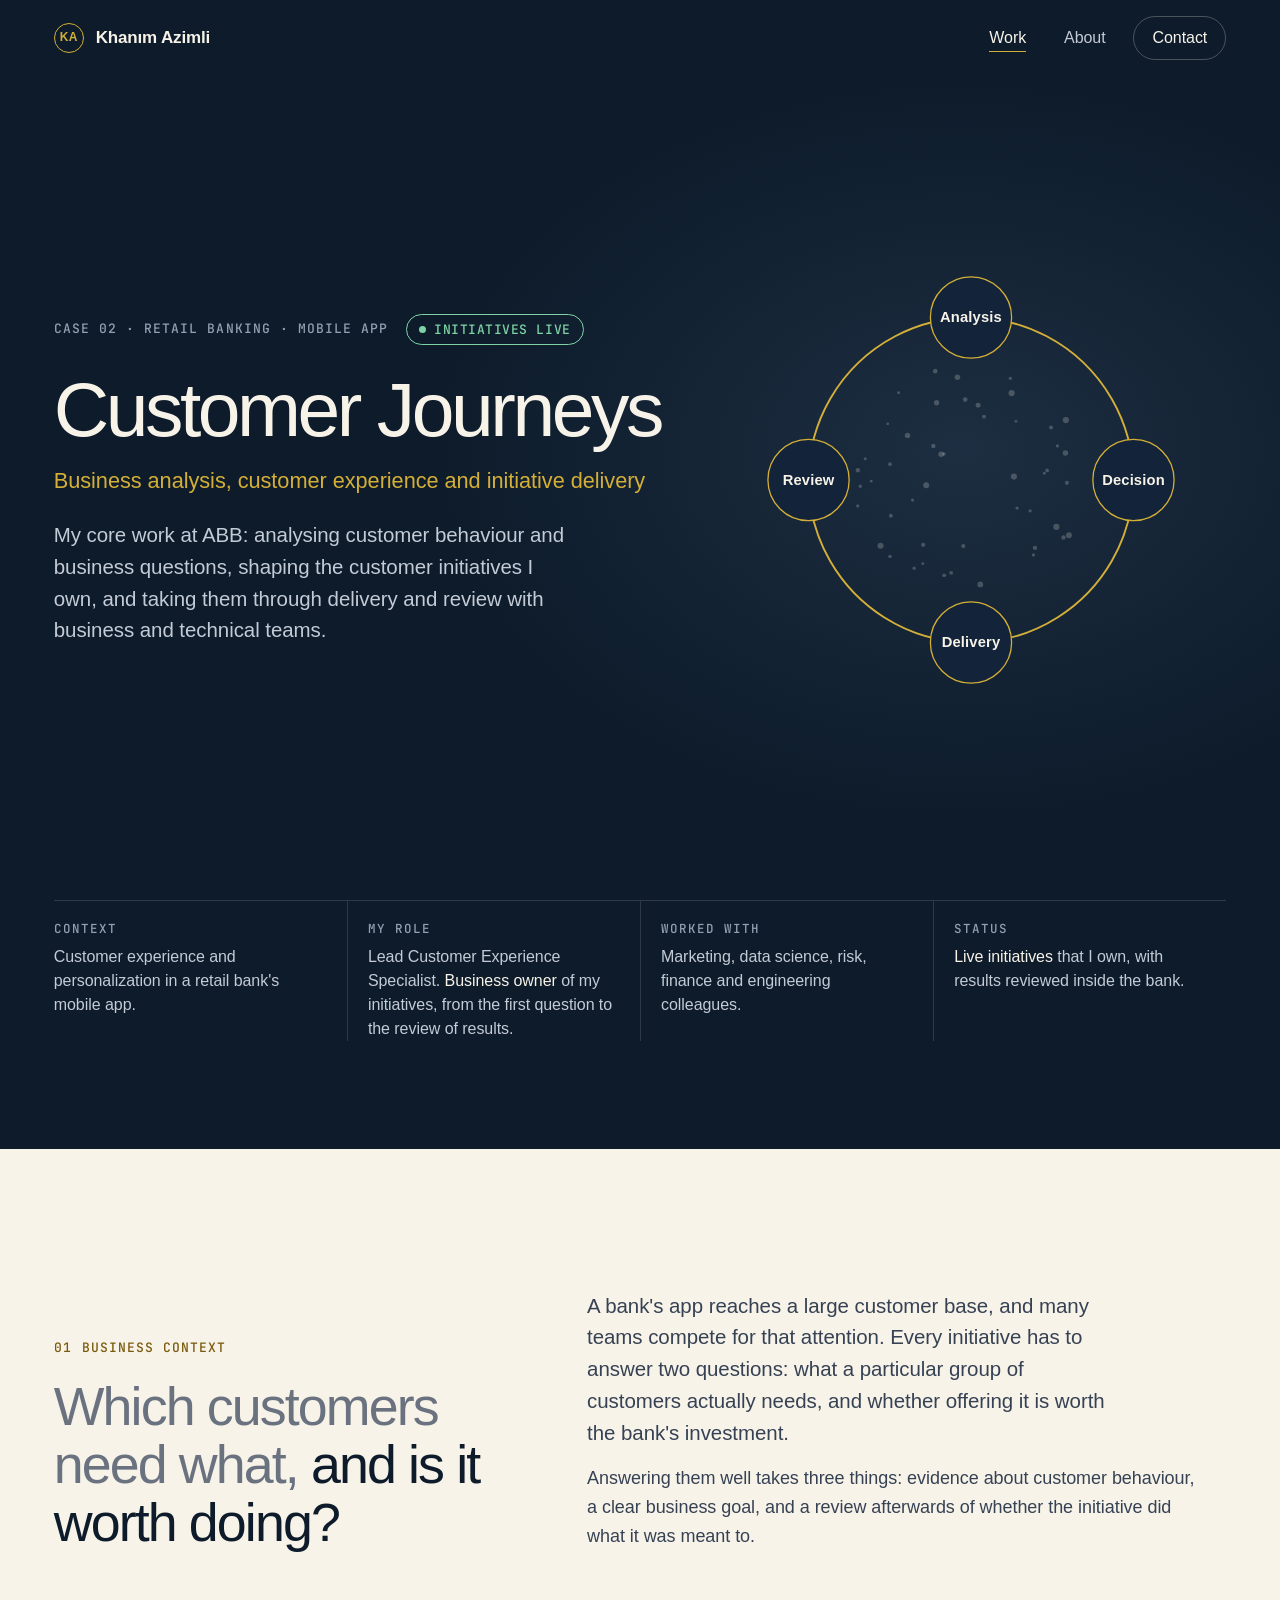
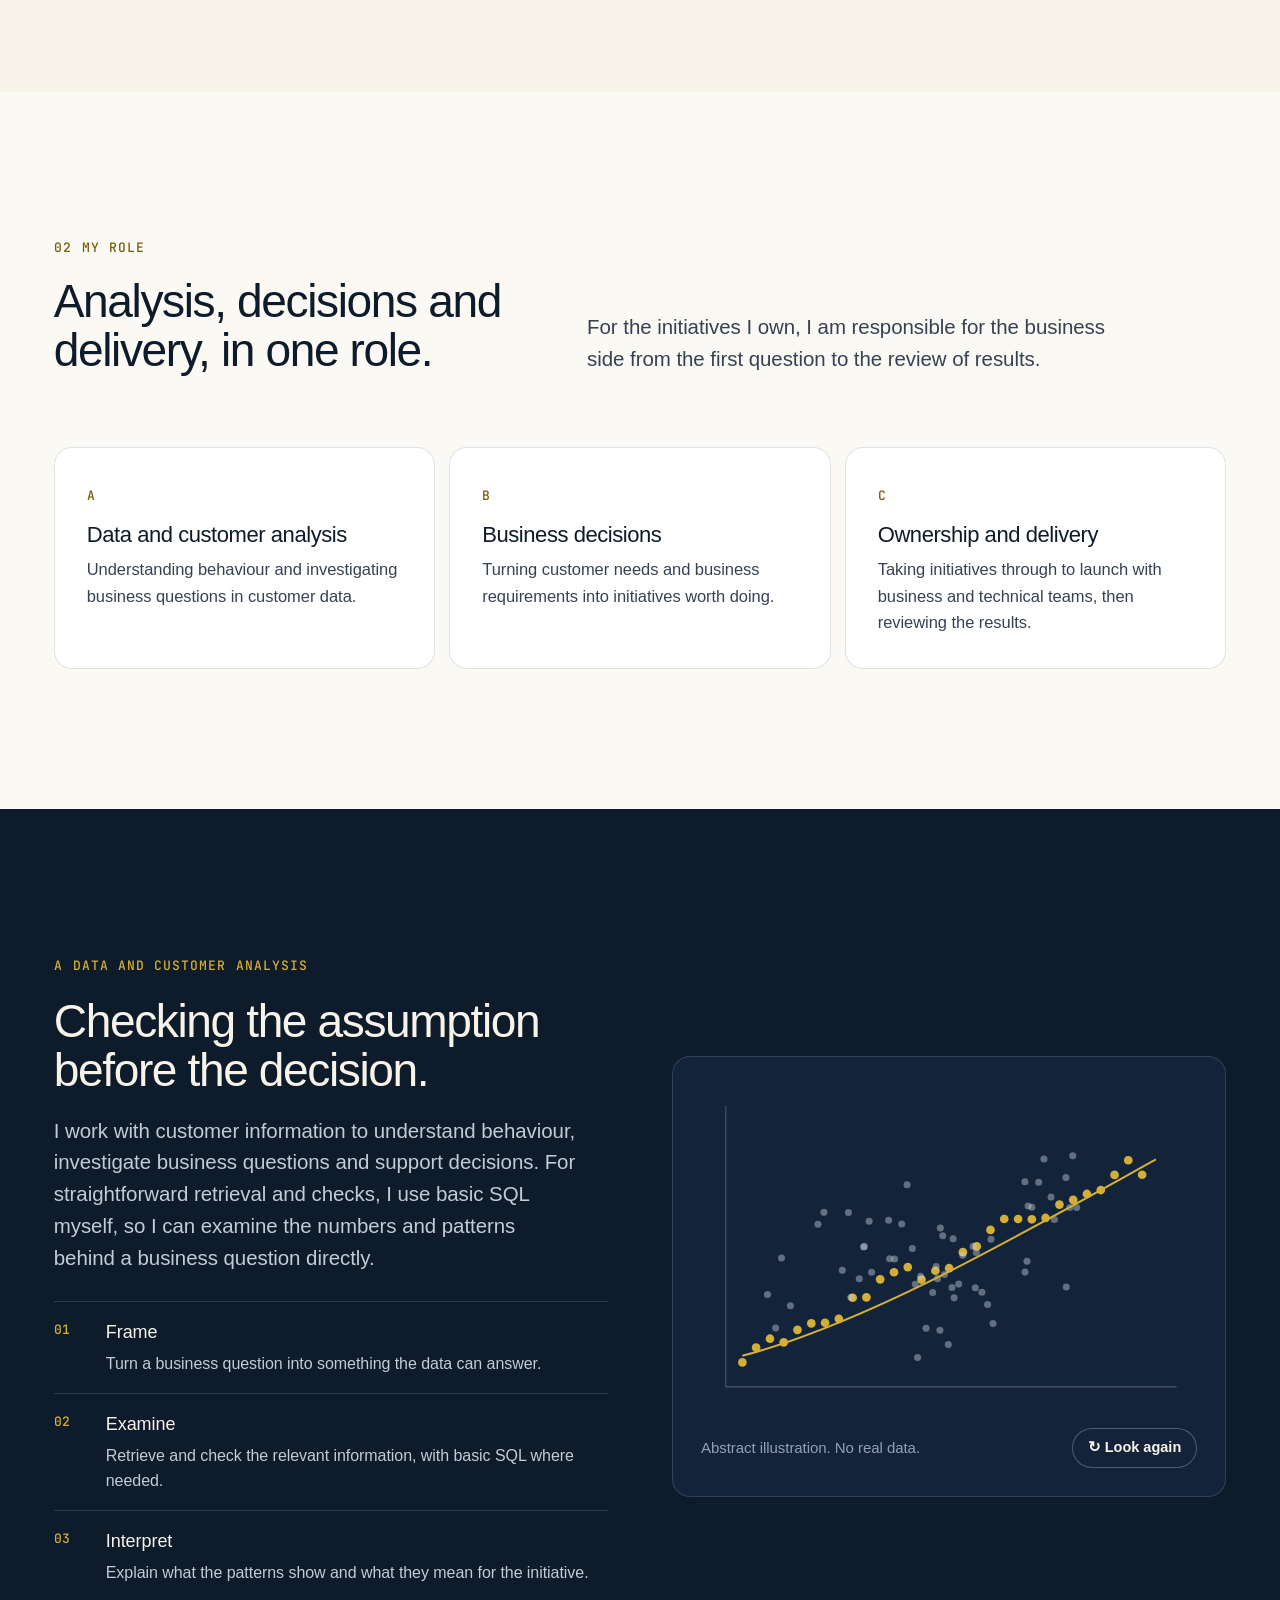
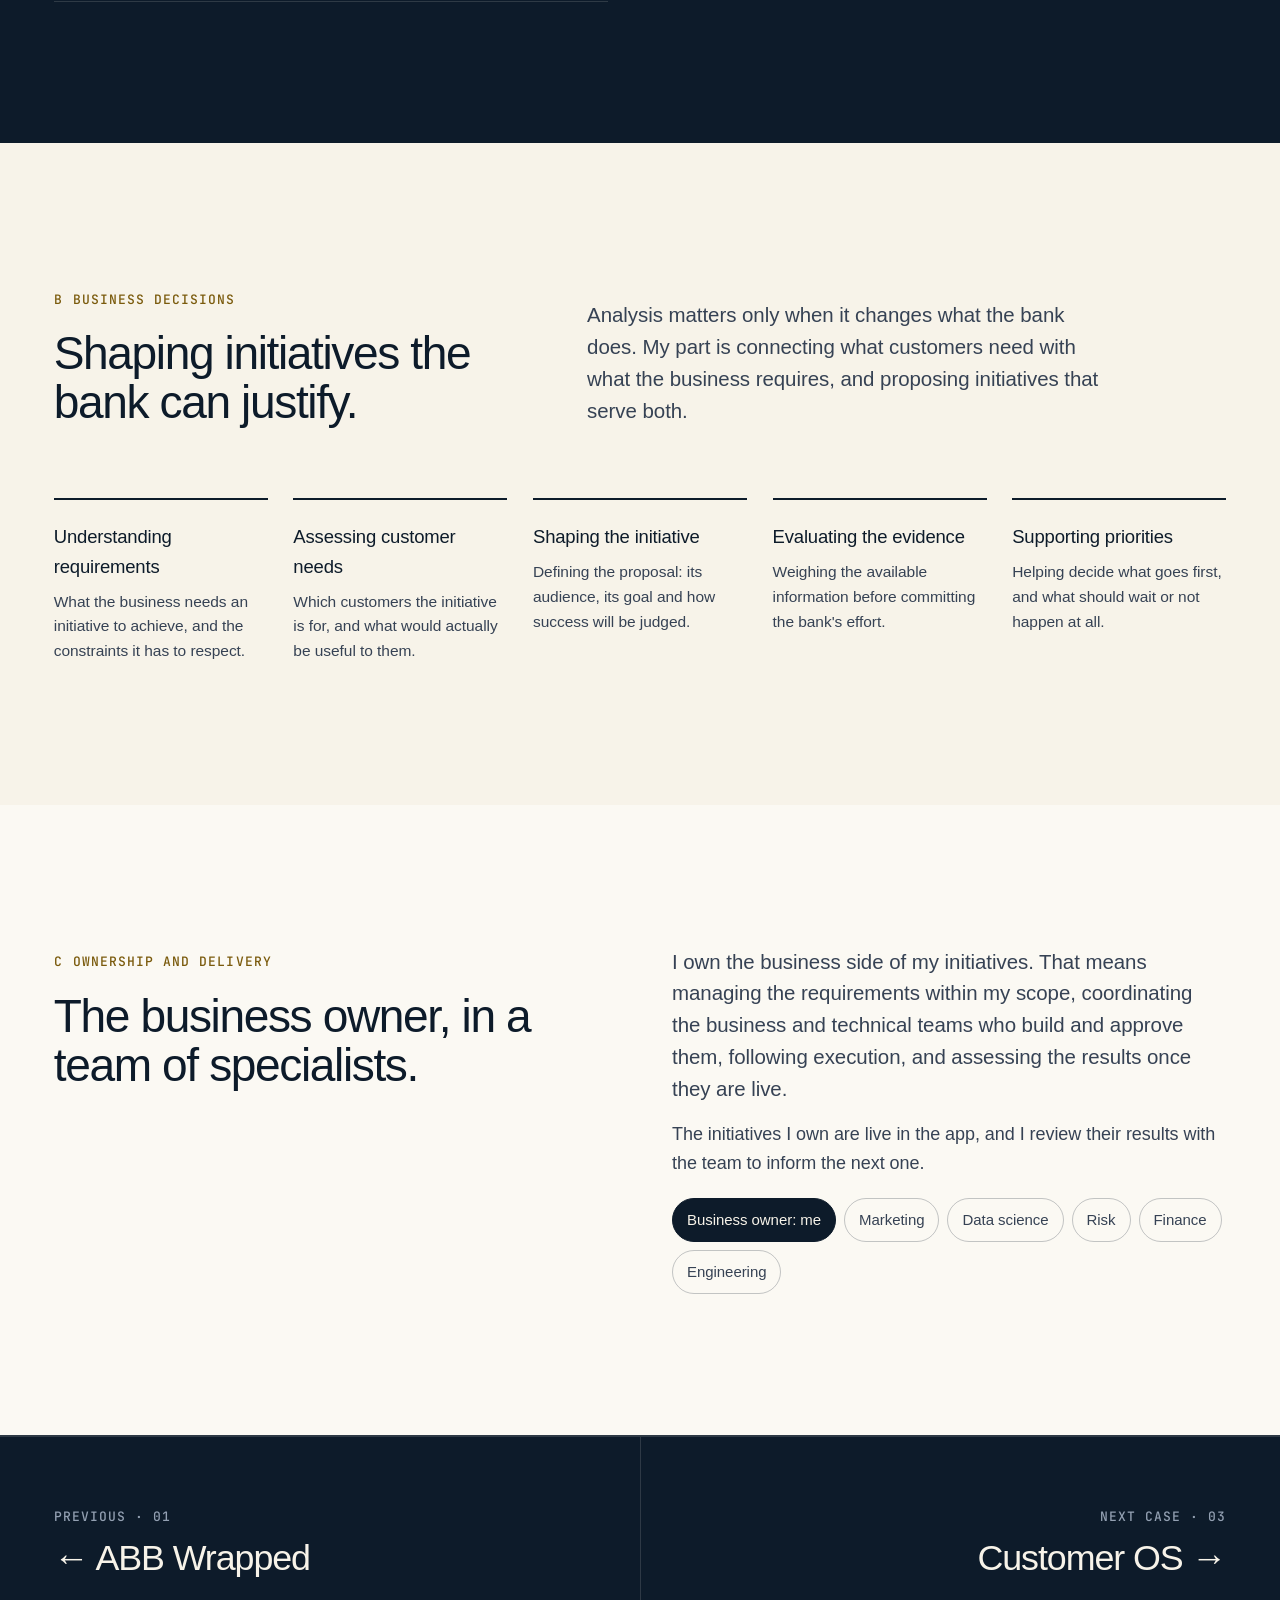
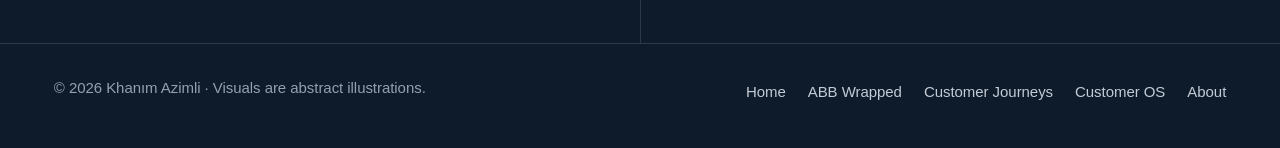
<file: customer-journeys/index.html>
<!doctype html>
<html lang="en">
<head>
<!-- Google tag (gtag.js) -->
<script async src="https://www.googletagmanager.com/gtag/js?id=G-ZDHZ7BPM4B"></script>
<script>
  window.dataLayer = window.dataLayer || [];
  function gtag(){dataLayer.push(arguments);}
  gtag('js', new Date());

  gtag('config', 'G-ZDHZ7BPM4B');
</script>
<meta charset="utf-8">
<meta name="viewport" content="width=device-width, initial-scale=1">
<title>Customer Journeys · Khanım Azimli</title>
<meta name="description" content="Case study: business analysis, customer experience and initiative delivery in retail banking. Analysing customer data with basic SQL where needed, shaping customer initiatives and owning their delivery and review.">
<link rel="canonical" href="https://khanimazimli.github.io/customer-journeys/">
<meta property="og:type" content="article">
<meta property="og:title" content="Customer Journeys · case study">
<meta property="og:description" content="Business analysis, customer experience and initiative delivery in a retail bank's mobile app.">
<meta property="og:url" content="https://khanimazimli.github.io/customer-journeys/">
<meta name="theme-color" content="#0D1B2A">
<link rel="icon" href="data:image/svg+xml,%3Csvg xmlns='http://www.w3.org/2000/svg' viewBox='0 0 32 32'%3E%3Crect width='32' height='32' rx='16' fill='%230D1B2A'/%3E%3Ccircle cx='16' cy='16' r='12' fill='none' stroke='%23D4AF37' stroke-width='1.6'/%3E%3Ctext x='16' y='20.5' font-family='Arial' font-size='11' font-weight='700' fill='%23D4AF37' text-anchor='middle'%3EKA%3C/text%3E%3C/svg%3E">
<link rel="preconnect" href="https://api.fontshare.com" crossorigin>
<link rel="preconnect" href="https://fonts.googleapis.com">
<link rel="preconnect" href="https://fonts.gstatic.com" crossorigin>
<link rel="stylesheet" href="https://api.fontshare.com/v2/css?f[]=satoshi@400,500,700&display=swap">
<link rel="stylesheet" href="https://fonts.googleapis.com/css2?family=JetBrains+Mono:wght@500&display=swap">
<link rel="stylesheet" href="../assets/studio.css">
<style>
.cjh { background: radial-gradient(60% 60% at 75% 50%, rgba(65, 90, 119, .3), transparent 70%), var(--navy); }
.cjh .wrap { display: grid; grid-template-columns: minmax(0, 6fr) minmax(0, 5fr); gap: clamp(24px, 4vw, 64px); align-items: center; }
.cjh .wrap > * { min-width: 0; }
.cjh h1 { font-size: clamp(48px, 6vw, 92px); letter-spacing: -.045em; line-height: .95; }
.cjh .tagl { margin-top: 18px; font-size: clamp(19px, 1.7vw, 24px); color: var(--gold); }
.cjh .lede { margin-top: 20px; }
.cjh .lpv { width: 100%; max-width: 480px; margin: 0 auto; }
@media (max-width: 1000px) { .cjh .wrap { grid-template-columns: 1fr; } .cjh .lpv { max-width: 380px; } }
.ctr { display: grid; grid-template-columns: repeat(3, minmax(0, 1fr)); gap: 14px; }
.ctr article { padding: clamp(22px, 3vw, 32px); border-radius: var(--r); background: #fff; border: 1px solid var(--ln-l); }
.ctr .k { font: 500 13px var(--m); letter-spacing: .08em; color: var(--gold-ink); }
.ctr h3 { margin-top: 14px; font-size: 22px; letter-spacing: -.02em; }
.ctr p { margin-top: 10px; color: var(--ink-2); font-size: 16.5px; }
@media (max-width: 900px) { .ctr { grid-template-columns: 1fr; } }
/* 02 · data */
.dat { display: grid; grid-template-columns: minmax(0, 6fr) minmax(0, 6fr); gap: clamp(28px, 5vw, 80px); align-items: center; }
.dat > * { min-width: 0; }
.plot { padding: clamp(18px, 3vw, 28px); border-radius: var(--r); background: var(--navy-2); border: 1px solid var(--ln-d); }
.plot svg { width: 100%; height: auto; }
.plot .pt { fill: rgba(195, 203, 214, .45); transition: transform 1.4s var(--e), fill .6s; }
.plot.in .pt.h { fill: var(--gold); }
.plot .tr { fill: none; stroke: var(--gold); stroke-width: 2; stroke-dasharray: 1; stroke-dashoffset: 1; }
.plot.in .tr { transition: stroke-dashoffset 1.6s var(--e2) 1.2s; stroke-dashoffset: 0; }
.plot .ax { stroke: var(--ln-d2); }
.plot .foot2 { display: flex; justify-content: space-between; align-items: center; gap: 12px; margin-top: 12px; flex-wrap: wrap; }
.steps3 { margin-top: 28px; border-top: 1px solid var(--ln-d); }
.steps3 li { display: grid; grid-template-columns: 40px 1fr; gap: 12px; padding: 16px 0; border-bottom: 1px solid var(--ln-d); }
.steps3 li > i { font: 500 13px var(--m); color: var(--gold); padding-top: 3px; }
.steps3 b { display: block; font-size: 18px; font-weight: 500; }
.steps3 p { margin-top: 4px; color: var(--tx-2); font-size: 16px; }
@media (max-width: 900px) { .dat { grid-template-columns: 1fr; } }


.team { display: grid; grid-template-columns: minmax(0, 6fr) minmax(0, 6fr); gap: clamp(24px, 5vw, 72px); align-items: start; }
.team > * { min-width: 0; }
.chips { display: flex; flex-wrap: wrap; gap: 8px; margin-top: 20px; }
.chips span { padding: 9px 14px; border-radius: 999px; border: 1px solid var(--ln-l2); font-size: 15px; color: var(--ink-2); }
.chips span.me { background: var(--ink); color: var(--ivory); border-color: var(--ink); }
@media (max-width: 860px) { .team { grid-template-columns: 1fr; } }
.ctr .cta3 { display: block; padding: clamp(22px, 3vw, 32px); border-radius: var(--r); background: #fff; border: 1px solid var(--ln-l); color: inherit; text-decoration: none; transition: border-color .3s, transform .3s var(--e); }
.ctr .cta3:hover { border-color: var(--gold-ink); transform: translateY(-2px); }
.ctr .cta3:focus-visible { outline: 2px solid var(--gold-ink); outline-offset: 3px; }
.dec { display: grid; grid-template-columns: repeat(5, minmax(0, 1fr)); gap: 0 clamp(14px, 2vw, 28px); }
.dec > div { padding-top: 22px; border-top: 2px solid var(--ink); }
.dec b { display: block; font-size: 18.5px; font-weight: 500; letter-spacing: -.01em; }
.dec p { margin-top: 8px; color: var(--ink-2); font-size: 15.5px; }
@media (max-width: 1080px) { .dec { grid-template-columns: repeat(3, minmax(0, 1fr)); gap: 28px clamp(14px, 2vw, 28px); } }
@media (max-width: 680px) { .dec { grid-template-columns: 1fr; gap: 22px; } }
</style>
</head>
<body>
<a class="skip" href="#main">Skip to content</a>
    
    <header class="nav">
      <div class="wrap">
        <a class="brand" href="../" aria-label="Khanım Azimli, home"><i aria-hidden="true">KA</i><span>Khanım Azimli</span></a>
        <nav aria-label="Primary">
          <ul>
            <li><a href="../#work" aria-current="page">Work</a></li>
            <li><a href="../about/">About</a></li>
            <li><a class="cta" href="../#contact">Contact</a></li>
          </ul>
        </nav>
      </div>
    </header>

<main id="main">
  <section class="chero cjh" aria-labelledby="t">
    <div class="wrap">
      <div>
        <div class="crumbs" data-rv><span class="lbl">Case 02 · Retail banking · Mobile app</span><span class="st done">Initiatives live</span></div>
        <h1 id="t" data-rv style="--d:.06s">Customer Journeys</h1>
        <p class="tagl" data-rv style="--d:.1s">Business analysis, customer experience and initiative delivery</p>
        <p class="lede" data-rv style="--d:.16s">My core work at ABB: analysing customer behaviour and business questions, shaping the customer initiatives I own, and taking them through delivery and review with business and technical teams.</p>
      </div>
      <div class="lpv" id="lpC" data-rv="fade"><svg aria-hidden="true"></svg></div>
    </div>
  </section>

  <section class="dk" style="padding-bottom:clamp(56px,7vw,96px)">
    <div class="wrap">
      <dl class="facts" style="margin-top:0" data-rv>
        <div><dt>Context</dt><dd>Customer experience and personalization in a retail bank's mobile app.</dd></div>
        <div><dt>My role</dt><dd>Lead Customer Experience Specialist. <b>Business owner</b> of my initiatives, from the first question to the review of results.</dd></div>
        <div><dt>Worked with</dt><dd>Marketing, data science, risk, finance and engineering colleagues.</dd></div>
        <div><dt>Status</dt><dd><b>Live initiatives</b> that I own, with results reviewed inside the bank.</dd></div>
      </dl>
    </div>
  </section>

  <section class="sec lt" aria-labelledby="s1">
    <div class="wrap">
      <div class="sh" style="margin-bottom:0">
        <div><span class="lbl g" data-rv><span class="n">01</span> Business context</span><h2 class="stmt" id="s1" data-rv style="--d:.06s"><span class="m">Which customers need what,</span> and is it worth doing?</h2></div>
        <div data-rv style="--d:.12s">
          <p class="lede">A bank's app reaches a large customer base, and many teams compete for that attention. Every initiative has to answer two questions: what a particular group of customers actually needs, and whether offering it is worth the bank's investment.</p>
          <p class="body" style="margin-top:16px">Answering them well takes three things: evidence about customer behaviour, a clear business goal, and a review afterwards of whether the initiative did what it was meant to.</p>
        </div>
      </div>
    </div>
  </section>

  <section class="sec lt2" aria-labelledby="s2">
    <div class="wrap">
      <div class="sh">
        <div><span class="lbl g" data-rv><span class="n">02</span> My role</span><h2 class="h2" id="s2" data-rv style="--d:.06s">Analysis, decisions and delivery, in one role.</h2></div>
        <p class="lede" data-rv style="--d:.12s">For the initiatives I own, I am responsible for the business side from the first question to the review of results.</p>
      </div>
      <div class="ctr">
        <a class="cta3" href="#data" data-rv><span class="k">A</span><h3>Data and customer analysis</h3><p>Understanding behaviour and investigating business questions in customer data.</p></a>
        <a class="cta3" href="#dec" data-rv style="--d:.08s"><span class="k">B</span><h3>Business decisions</h3><p>Turning customer needs and business requirements into initiatives worth doing.</p></a>
        <a class="cta3" href="#own" data-rv style="--d:.16s"><span class="k">C</span><h3>Ownership and delivery</h3><p>Taking initiatives through to launch with business and technical teams, then reviewing the results.</p></a>
      </div>
    </div>
  </section>

  <section class="sec dk" id="data" aria-labelledby="s3">
    <div class="wrap dat">
      <div>
        <span class="lbl g" data-rv><span class="n">A</span> Data and customer analysis</span>
        <h2 class="h2" id="s3" data-rv style="--d:.06s;margin-top:18px">Checking the assumption before the decision.</h2>
        <p class="lede" data-rv style="--d:.12s;margin-top:20px">I work with customer information to understand behaviour, investigate business questions and support decisions. For straightforward retrieval and checks, I use basic SQL myself, so I can examine the numbers and patterns behind a business question directly.</p>
        <ol class="steps3" data-rv>
          <li><i>01</i><div><b>Frame</b><p>Turn a business question into something the data can answer.</p></div></li>
          <li><i>02</i><div><b>Examine</b><p>Retrieve and check the relevant information, with basic SQL where needed.</p></div></li>
          <li><i>03</i><div><b>Interpret</b><p>Explain what the patterns show and what they mean for the initiative.</p></div></li>
        </ol>
      </div>
      <div class="plot" id="plot">
        <svg viewBox="0 0 480 320" id="plotS" aria-hidden="true"></svg>
        <div class="foot2"><span class="small">Abstract illustration. No real data.</span><button class="btn ghost" type="button" id="plotR" style="min-height:40px;padding:6px 16px;font-size:14.5px">↻ Look again</button></div>
      </div>
    </div>
  </section>

  <section class="sec lt" id="dec" aria-labelledby="s4">
    <div class="wrap">
      <div class="sh">
        <div><span class="lbl g" data-rv><span class="n">B</span> Business decisions</span><h2 class="h2" id="s4" data-rv style="--d:.06s">Shaping initiatives the bank can justify.</h2></div>
        <p class="lede" data-rv style="--d:.12s">Analysis matters only when it changes what the bank does. My part is connecting what customers need with what the business requires, and proposing initiatives that serve both.</p>
      </div>
      <div class="dec">
        <div data-rv><b>Understanding requirements</b><p>What the business needs an initiative to achieve, and the constraints it has to respect.</p></div>
        <div data-rv style="--d:.05s"><b>Assessing customer needs</b><p>Which customers the initiative is for, and what would actually be useful to them.</p></div>
        <div data-rv style="--d:.1s"><b>Shaping the initiative</b><p>Defining the proposal: its audience, its goal and how success will be judged.</p></div>
        <div data-rv style="--d:.15s"><b>Evaluating the evidence</b><p>Weighing the available information before committing the bank's effort.</p></div>
        <div data-rv style="--d:.2s"><b>Supporting priorities</b><p>Helping decide what goes first, and what should wait or not happen at all.</p></div>
      </div>
    </div>
  </section>

  <section class="sec lt2" id="own" aria-labelledby="s5">
    <div class="wrap team">
      <div>
        <span class="lbl g" data-rv><span class="n">C</span> Ownership and delivery</span>
        <h2 class="h2" id="s5" data-rv style="--d:.06s;margin-top:18px">The business owner, in a team of specialists.</h2>
      </div>
      <div data-rv style="--d:.1s">
        <p class="lede">I own the business side of my initiatives. That means managing the requirements within my scope, coordinating the business and technical teams who build and approve them, following execution, and assessing the results once they are live.</p>
        <p class="body" style="margin-top:16px">The initiatives I own are live in the app, and I review their results with the team to inform the next one.</p>
        <div class="chips" aria-label="Teams I work with"><span class="me">Business owner: me</span><span>Marketing</span><span>Data science</span><span>Risk</span><span>Finance</span><span>Engineering</span></div>
      </div>
    </div>
  </section>

  <nav class="dk" aria-label="Case studies" style="border-top:1px solid var(--ln-d)">
    <div class="wrap nextc">
      <a href="../abb-wrapped/"><span class="lbl">Previous · 01</span><b>← ABB Wrapped</b></a>
      <a href="../customer-os/"><span class="lbl">Next case · 03</span><b>Customer OS →</b></a>
    </div>
  </nav>
</main>

<footer class="foot">
      <div class="wrap">
        <span>© <span id="yr">2026</span> Khanım Azimli · Visuals are abstract illustrations.</span>
        <nav aria-label="Footer"><a href="../">Home</a><a href="../abb-wrapped/">ABB Wrapped</a><a href="../customer-journeys/">Customer Journeys</a><a href="../customer-os/">Customer OS</a><a href="../about/">About</a></nav>
      </div>
    </footer>

<script src="../assets/studio.js"></script>
<script src="../assets/visuals.js"></script>
<script>
KAV.loop(document.querySelector('#lpC svg'), ['Analysis', 'Decision', 'Delivery', 'Review']);
KA.onView(document.getElementById('lpC'), function () { document.getElementById('lpC').classList.add('in'); }, '0px');
/* ---------- 02: abstract pattern ---------- */
(function () {
  var box = document.getElementById('plot'), svg = document.getElementById('plotS'); if (!svg) return;
  function h(n) { var x = Math.sin(n * 12.9898 + 7.3) * 43758.5453; return x - Math.floor(x); }
  var N = 90, P = [];
  for (var i = 0; i < N; i++) {
    var sx = 30 + h(i) * 420, sy = 30 + h(i + 50) * 250, band = i % 3 === 0;
    var px = 40 + (i / N) * 400, py = 260 - (i / N) * 190 + (h(i + 90) - .5) * (band ? 26 : 120);
    P.push([sx, sy, px, Math.max(24, Math.min(286, py)), band]);
  }
  var html = '<line class="ax" x1="24" y1="292" x2="460" y2="292"/><line class="ax" x1="24" y1="20" x2="24" y2="292"/>' +
    P.map(function (p, i) { return '<circle class="pt' + (p[4] ? ' h' : '') + '" r="' + (p[4] ? 4.2 : 3.4) + '" cx="0" cy="0" style="transform:translate(' + p[0].toFixed(1) + 'px,' + p[1].toFixed(1) + 'px)"/>'; }).join('') +
    '<path class="tr" pathLength="1" d="M40 262 C160 230 300 150 440 72"/>';
  svg.innerHTML = html;
  var pts = [].slice.call(svg.querySelectorAll('.pt'));
  function settle(on) {
    box.classList.toggle('in', on);
    pts.forEach(function (c, i) { var p = P[i], x = on && p[4] ? p[2] : on ? p[0] * .5 + p[2] * .5 : p[0], y = on && p[4] ? p[3] : on ? p[1] * .5 + p[3] * .5 : p[1]; c.style.transform = 'translate(' + x.toFixed(1) + 'px,' + y.toFixed(1) + 'px)'; });
  }
  KA.onView(box, function () { settle(true); });
  document.getElementById('plotR').addEventListener('click', function () { settle(false); setTimeout(function () { settle(true); }, KA.reduced ? 0 : 450); });
})();
</script>
</body>
</html>
</file>
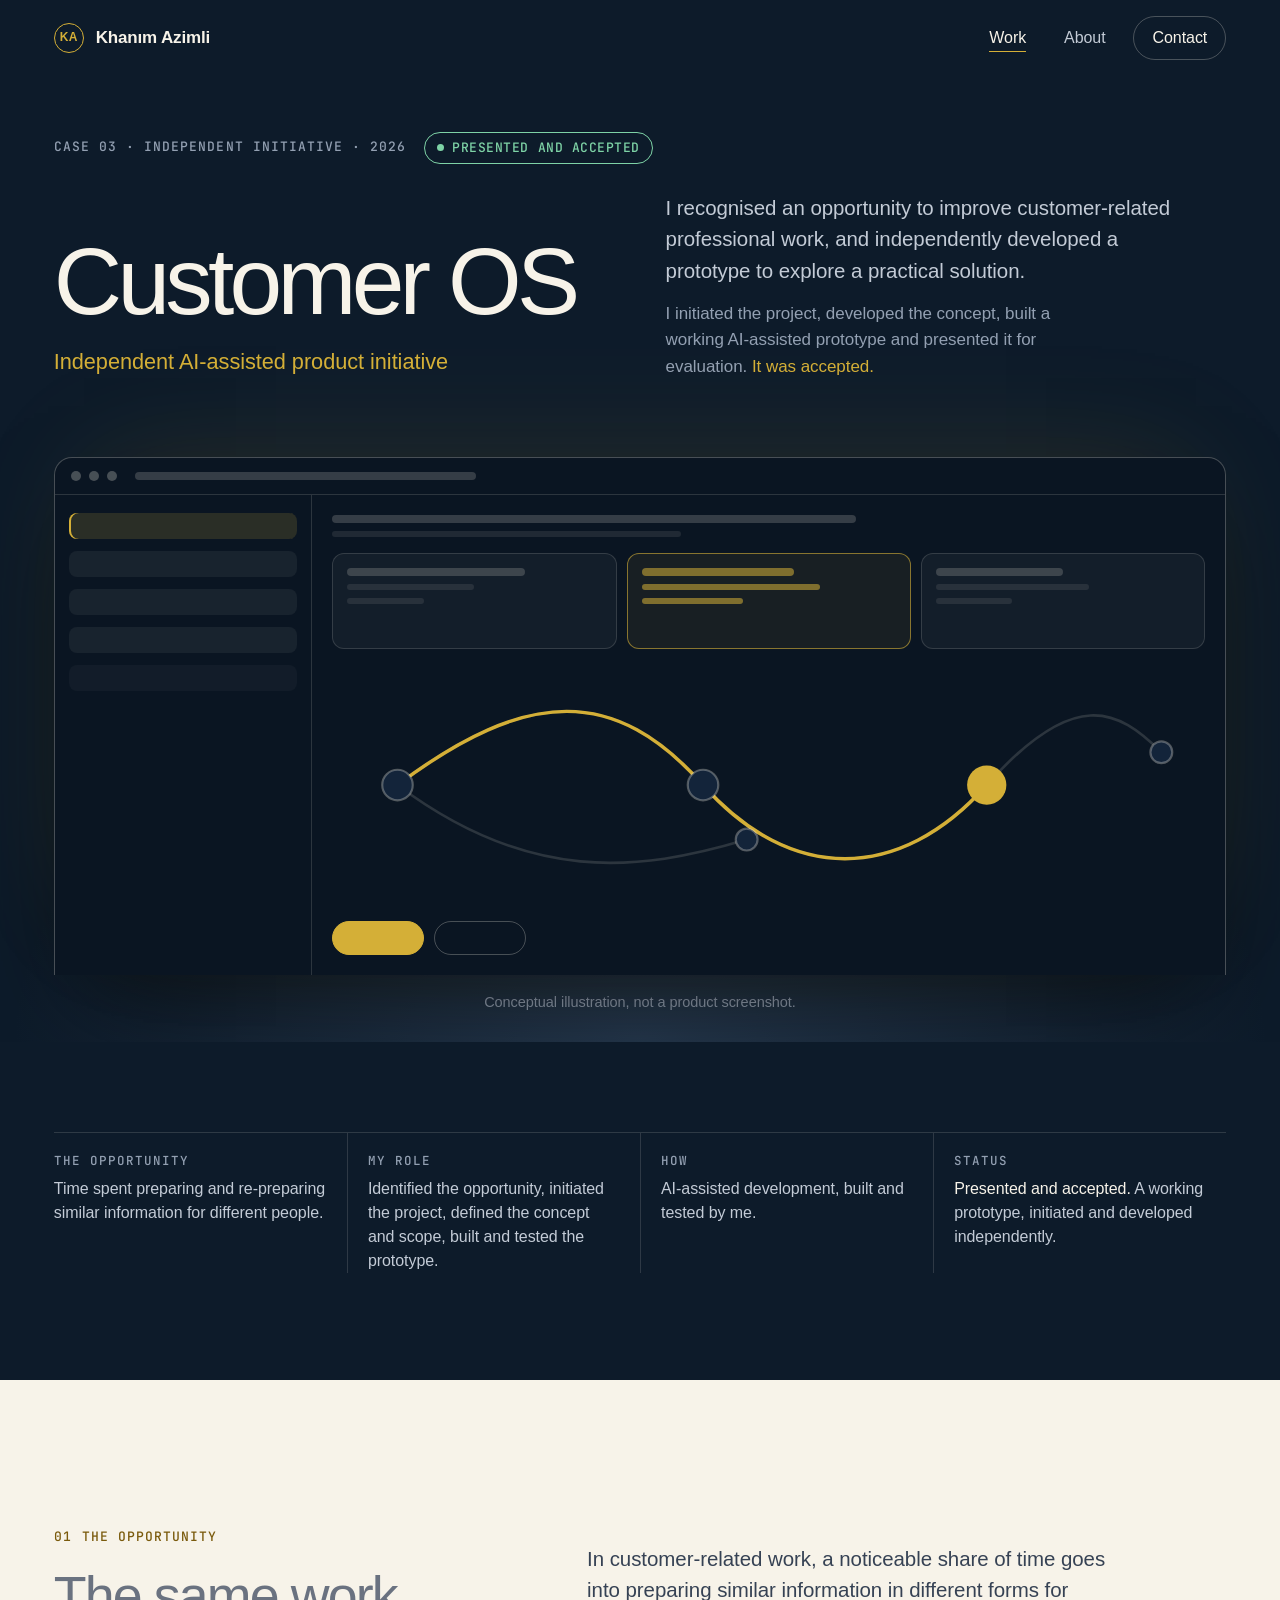
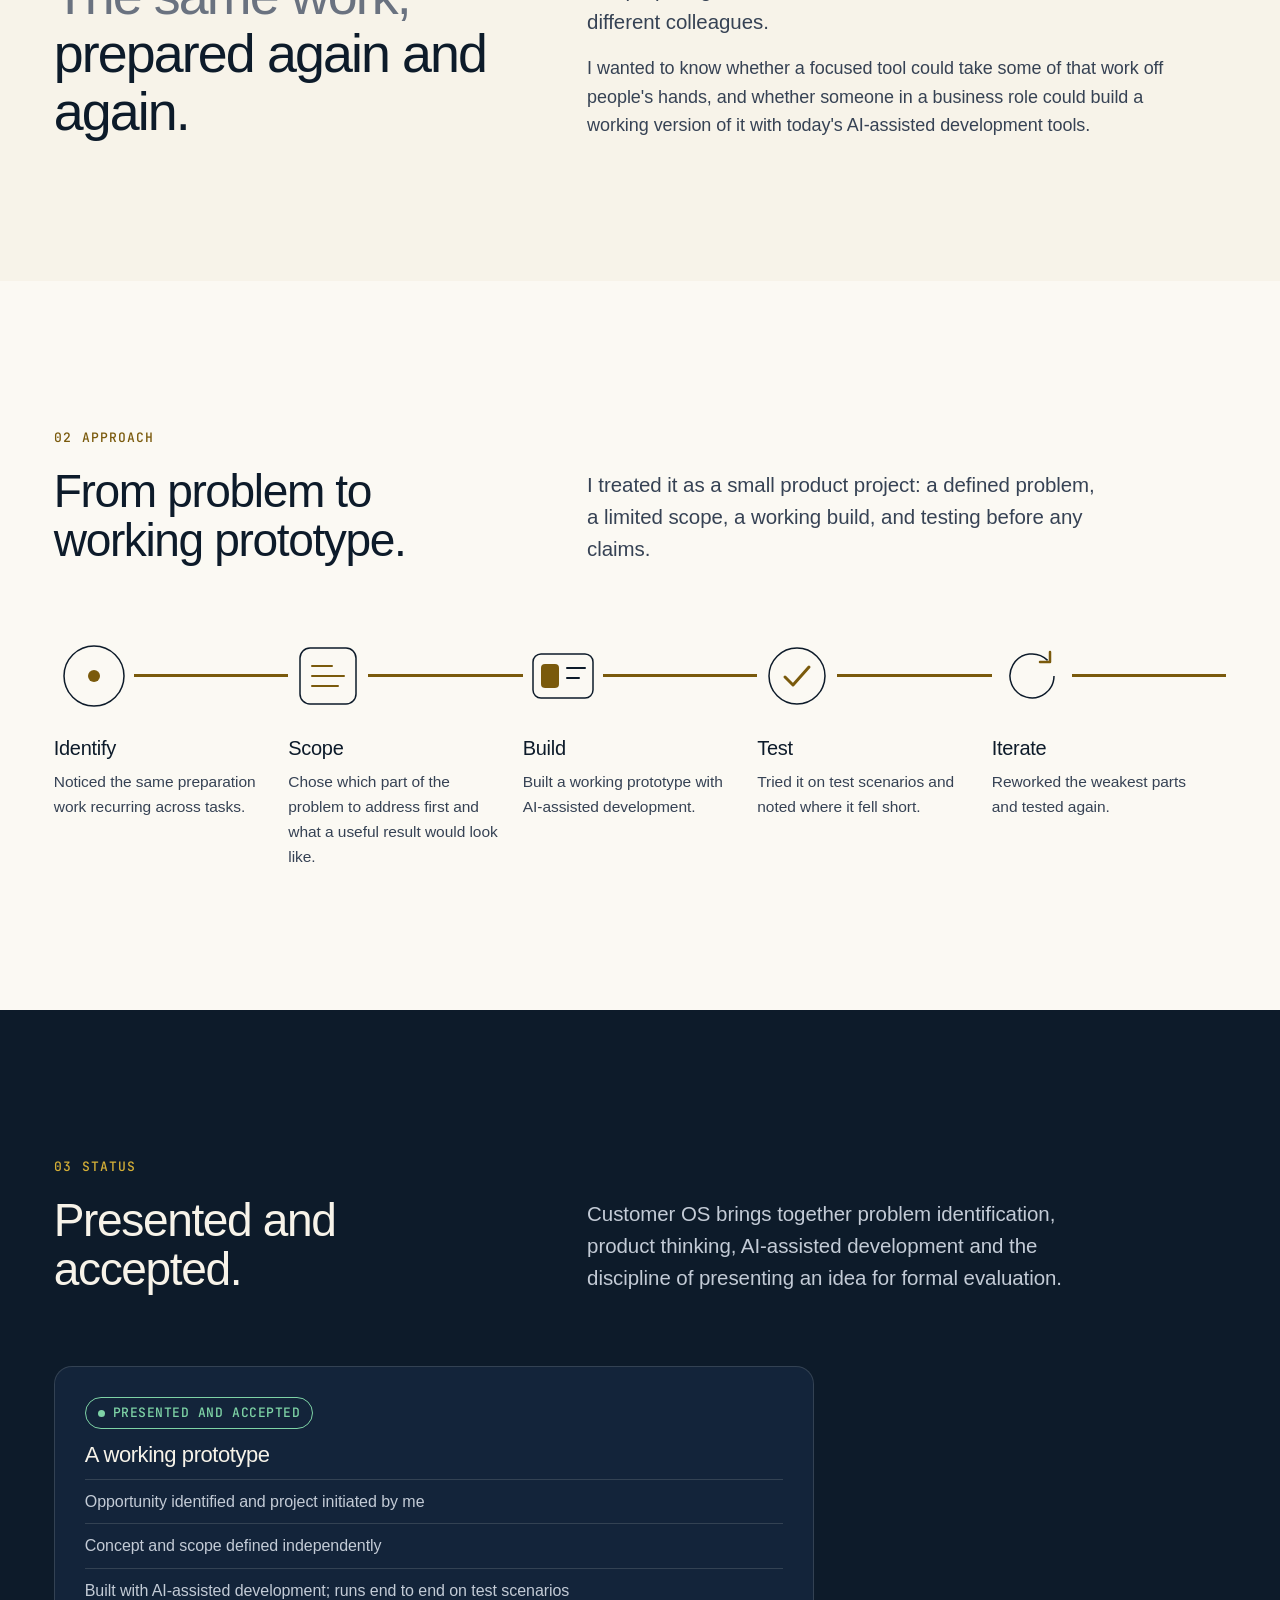
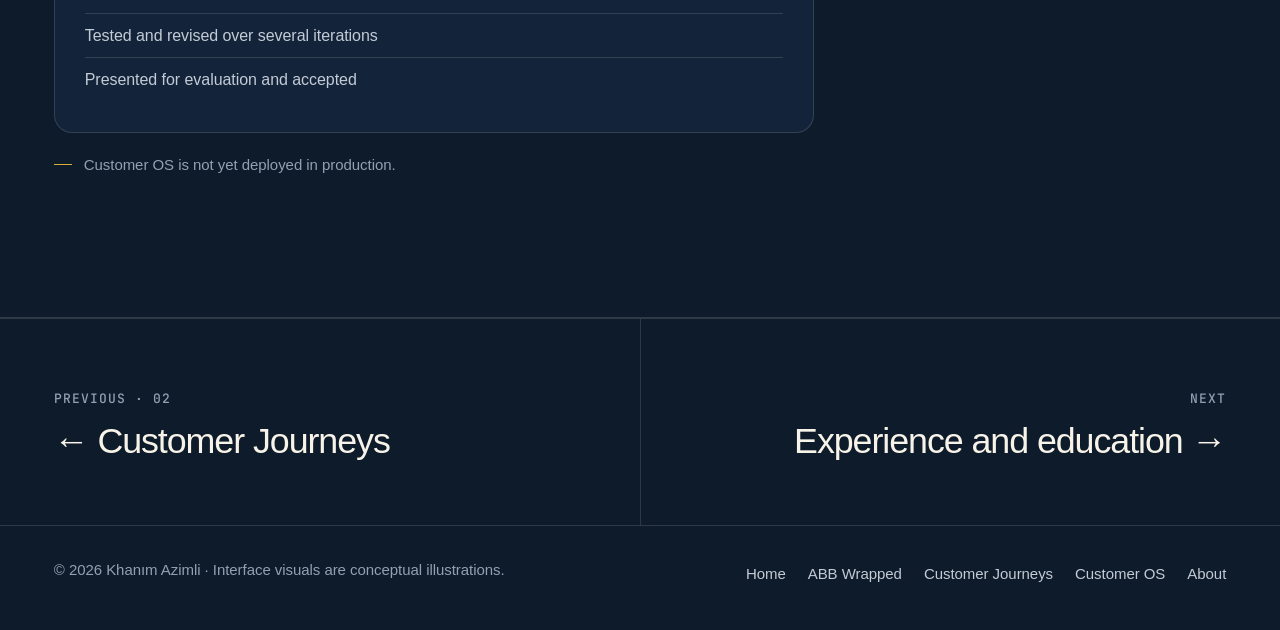
<file: customer-os/index.html>
<!doctype html>
<html lang="en">
<head>
<!-- Google tag (gtag.js) -->
<script async src="https://www.googletagmanager.com/gtag/js?id=G-ZDHZ7BPM4B"></script>
<script>
  window.dataLayer = window.dataLayer || [];
  function gtag(){dataLayer.push(arguments);}
  gtag('js', new Date());

  gtag('config', 'G-ZDHZ7BPM4B');
</script>
<meta charset="utf-8">
<meta name="viewport" content="width=device-width, initial-scale=1">
<title>Customer OS · Khanım Azimli</title>
<meta name="description" content="Customer OS, presented and accepted: an independent AI-assisted product initiative by Khanım Azimli, taken from an initial idea to a working prototype.">
<link rel="canonical" href="https://khanimazimli.github.io/customer-os/">
<meta property="og:type" content="article">
<meta property="og:title" content="Customer OS · independent product initiative">
<meta property="og:description" content="Presented and accepted: an independent AI-assisted product initiative, developed from an initial idea to a working prototype.">
<meta property="og:url" content="https://khanimazimli.github.io/customer-os/">
<meta name="theme-color" content="#0D1B2A">
<link rel="icon" href="data:image/svg+xml,%3Csvg xmlns='http://www.w3.org/2000/svg' viewBox='0 0 32 32'%3E%3Crect width='32' height='32' rx='16' fill='%230D1B2A'/%3E%3Ccircle cx='16' cy='16' r='12' fill='none' stroke='%23D4AF37' stroke-width='1.6'/%3E%3Ctext x='16' y='20.5' font-family='Arial' font-size='11' font-weight='700' fill='%23D4AF37' text-anchor='middle'%3EKA%3C/text%3E%3C/svg%3E">
<link rel="preconnect" href="https://api.fontshare.com" crossorigin>
<link rel="preconnect" href="https://fonts.googleapis.com">
<link rel="preconnect" href="https://fonts.gstatic.com" crossorigin>
<link rel="stylesheet" href="https://api.fontshare.com/v2/css?f[]=satoshi@400,500,700&display=swap">
<link rel="stylesheet" href="https://fonts.googleapis.com/css2?family=JetBrains+Mono:wght@500&display=swap">
<link rel="stylesheet" href="../assets/studio.css">
<style>
.oh { background: radial-gradient(70% 55% at 50% 100%, rgba(65, 90, 119, .45), transparent 70%), var(--navy); padding-bottom: 0; min-height: auto; display: block; }
.oh .intro { display: grid; grid-template-columns: minmax(0, 6fr) minmax(0, 6fr); gap: clamp(24px, 4vw, 64px); align-items: end; }
.oh .intro > * { min-width: 0; }
.oh h1 { font-size: clamp(52px, 7.4vw, 112px); letter-spacing: -.05em; line-height: .92; }
.oh .tagl { margin-top: 20px; font-size: clamp(19px, 1.7vw, 24px); color: var(--gold); }
.oh .lede + .lede { margin-top: 14px; font-size: 17px; color: var(--tx-3); }
@media (max-width: 960px) { .oh .intro { grid-template-columns: 1fr; } }
.showc { margin: clamp(40px, 6vw, 80px) 0 0; perspective: 2000px; }
.showc .absw { transform: rotateX(16deg) scale(.95); transform-origin: 50% 100%; transition: transform 1.4s var(--e); border-radius: 18px 18px 0 0; border-bottom: 0; }
.showc.in .absw { transform: none; }
.absw.lg .ab { min-height: 380px; }
.absw.lg .cards .c { min-height: 96px; }
.showc figcaption { padding: 16px 0 28px; text-align: center; font-size: 14.5px; color: var(--tx-3); }
@media (max-width: 680px) { .showc .absw { transform: none; } }

.trio { display: grid; grid-template-columns: repeat(3, minmax(0, 1fr)); gap: 14px; }
.trio article { padding: clamp(22px, 3vw, 32px); border-radius: var(--r); background: var(--navy-2); border: 1px solid var(--ln-d); }
.trio i { display: grid; place-items: center; width: 44px; height: 44px; border-radius: 50%; border: 1.5px solid var(--gold); color: var(--gold); font: 500 14px var(--m); }
.trio b { display: block; margin-top: 20px; font-size: 22px; font-weight: 500; letter-spacing: -.02em; }
.trio p { margin-top: 10px; color: var(--tx-2); font-size: 16.5px; }
@media (max-width: 860px) { .trio { grid-template-columns: 1fr; } }

.phase { position: relative; display: grid; grid-template-columns: repeat(5, minmax(0, 1fr)); gap: 0; }
.phase::before { content: ""; position: absolute; left: 0; right: 0; top: 39px; height: 1.5px; background: var(--ln-l2); }
.phase .pr { position: absolute; left: 0; top: 38px; height: 3px; width: 100%; background: var(--gold-ink); transform-origin: 0 50%; transform: scaleX(0); transition: transform 2.4s var(--e2) .2s; }
.phase.in .pr { transform: scaleX(1); }
.phase li { position: relative; padding-right: 18px; }
.phase svg { width: 80px; height: 80px; display: block; background: var(--paper); position: relative; z-index: 1; }
.phase b { display: block; margin-top: 16px; font-size: 20px; font-weight: 500; letter-spacing: -.015em; }
.phase p { margin-top: 6px; color: var(--ink-2); font-size: 15.5px; }
@media (max-width: 860px) {
  .phase { grid-template-columns: 1fr; gap: 20px; padding-left: 100px; }
  .phase::before { left: 39px; right: auto; top: 0; bottom: 0; width: 1.5px; height: auto; }
  .phase .pr { left: 38px; top: 0; width: 3px; height: 100%; transform: scaleY(0); transform-origin: 50% 0; }
  .phase.in .pr { transform: scaleY(1); }
  .phase svg { position: absolute; left: -100px; top: 0; width: 80px; height: 80px; }
  .phase li { min-height: 80px; }
  .phase b { margin-top: 0; }
}
.statusb { display: grid; grid-template-columns: minmax(0, 7fr) minmax(0, 5fr); gap: clamp(24px, 5vw, 72px); align-items: start; }
.statusb > * { min-width: 0; }
@media (max-width: 860px) { .statusb { grid-template-columns: 1fr; } }

.bn { display: grid; grid-template-columns: 1fr 1fr; gap: 14px; }
.bn.b1 { grid-template-columns: minmax(0, 1fr); max-width: 760px; }
.bn > div { padding: clamp(22px, 3vw, 30px); border-radius: var(--r); border: 1px solid var(--ln-d); background: var(--navy-2); }
.bn > div.no { background: transparent; border-style: dashed; }
.bn h3 { margin-top: 14px; font-size: 22px; letter-spacing: -.02em; }
.bn ul { margin-top: 12px; }
.bn li { padding: 9px 0; border-top: 1px solid var(--ln-d); color: var(--tx-2); font-size: 16px; }
@media (max-width: 760px) { .bn { grid-template-columns: 1fr; } }
.oh .lede b.acc { color: var(--gold); font-weight: 500; }
</style>
</head>
<body>
<a class="skip" href="#main">Skip to content</a>
    
    <header class="nav">
      <div class="wrap">
        <a class="brand" href="../" aria-label="Khanım Azimli, home"><i aria-hidden="true">KA</i><span>Khanım Azimli</span></a>
        <nav aria-label="Primary">
          <ul>
            <li><a href="../#work" aria-current="page">Work</a></li>
            <li><a href="../about/">About</a></li>
            <li><a class="cta" href="../#contact">Contact</a></li>
          </ul>
        </nav>
      </div>
    </header>

<main id="main">
  <section class="chero oh" aria-labelledby="t">
    <div class="wrap">
      <div class="crumbs" data-rv><span class="lbl">Case 03 · Independent initiative · 2026</span><span class="st done">Presented and accepted</span></div>
      <div class="intro">
        <div>
          <h1 id="t" data-rv style="--d:.06s">Customer OS</h1>
          <p class="tagl" data-rv style="--d:.12s">Independent AI-assisted product initiative</p>
        </div>
        <div data-rv style="--d:.18s">
          <p class="lede">I recognised an opportunity to improve customer-related professional work, and independently developed a prototype to explore a practical solution.</p>
          <p class="lede">I initiated the project, developed the concept, built a working AI-assisted prototype and presented it for evaluation. <b class="acc">It was accepted.</b></p>
        </div>
      </div>
      <figure class="showc" id="showc" data-rv="fade">
        <div class="absw lg" id="absH" aria-hidden="true">
          <div class="bar"><i></i><i></i><i></i><span class="ln w30"></span></div>
          <div class="ab">
            <div class="as"><span class="pl on"></span><span class="pl"></span><span class="pl"></span><span class="pl"></span><span class="pl" style="opacity:.5"></span></div>
            <div class="am">
              <div><span class="ln w60"></span><span class="ln thin w40"></span></div>
              <div class="cards"><div class="c"><span class="ln w70"></span><span class="ln thin w50"></span><span class="ln thin w30"></span></div><div class="c hi"><span class="ln w60"></span><span class="ln thin w70"></span><span class="ln thin w40"></span></div><div class="c"><span class="ln w50"></span><span class="ln thin w60"></span><span class="ln thin w30"></span></div></div>
              <svg class="net" viewBox="0 0 400 110"><path class="e" d="M30 55 C90 10 130 10 170 55 S260 100 300 55 S360 20 380 40"/><path class="e" d="M30 55 C90 100 140 95 190 80"/><path class="g" pathLength="1" d="M30 55 C90 10 130 10 170 55 S260 100 300 55"/><circle class="n" cx="30" cy="55" r="7"/><circle class="n" cx="170" cy="55" r="7"/><circle class="n" cx="190" cy="80" r="5"/><circle class="n" cx="380" cy="40" r="5"/><circle class="n gold" cx="300" cy="55" r="9"/></svg>
              <div class="af"><span class="pill gold"></span><span class="pill"></span></div>
            </div>
          </div>
        </div>
        <figcaption>Conceptual illustration, not a product screenshot.</figcaption>
      </figure>
    </div>
  </section>

  <section class="dk" style="padding:clamp(56px,7vw,96px) 0">
    <div class="wrap">
      <dl class="facts" style="margin-top:0" data-rv>
        <div><dt>The opportunity</dt><dd>Time spent preparing and re-preparing similar information for different people.</dd></div>
        <div><dt>My role</dt><dd>Identified the opportunity, initiated the project, defined the concept and scope, built and tested the prototype.</dd></div>
        <div><dt>How</dt><dd>AI-assisted development, built and tested by me.</dd></div>
        <div><dt>Status</dt><dd><b>Presented and accepted.</b> A working prototype, initiated and developed independently.</dd></div>
      </dl>
    </div>
  </section>

  <section class="sec lt" aria-labelledby="s1">
    <div class="wrap">
      <div class="sh" style="margin-bottom:0">
        <div><span class="lbl g" data-rv><span class="n">01</span> The opportunity</span><h2 class="stmt" id="s1" data-rv style="--d:.06s"><span class="m">The same work,</span> prepared again and again.</h2></div>
        <div data-rv style="--d:.12s">
          <p class="lede">In customer-related work, a noticeable share of time goes into preparing similar information in different forms for different colleagues.</p>
          <p class="body" style="margin-top:16px">I wanted to know whether a focused tool could take some of that work off people's hands, and whether someone in a business role could build a working version of it with today's AI-assisted development tools.</p>
        </div>
      </div>
    </div>
  </section>

  <section class="sec lt2" aria-labelledby="s2">
    <div class="wrap">
      <div class="sh">
        <div><span class="lbl g" data-rv><span class="n">02</span> Approach</span><h2 class="h2" id="s2" data-rv style="--d:.06s">From problem to working prototype.</h2></div>
        <p class="lede" data-rv style="--d:.12s">I treated it as a small product project: a defined problem, a limited scope, a working build, and testing before any claims.</p>
      </div>
      <ol class="phase" id="phase">
        <span class="pr" aria-hidden="true"></span>
        <li><svg viewBox="0 0 80 80" aria-hidden="true"><circle cx="40" cy="40" r="30" fill="none" stroke="#0D1B2A" stroke-width="1.5"/><circle cx="40" cy="40" r="6" fill="#7A5A0C"/></svg><b>Identify</b><p>Noticed the same preparation work recurring across tasks.</p></li>
        <li><svg viewBox="0 0 80 80" aria-hidden="true"><rect x="12" y="12" width="56" height="56" rx="10" fill="none" stroke="#0D1B2A" stroke-width="1.5"/><path d="M24 40h32M24 30h20M24 50h26" stroke="#7A5A0C" stroke-width="2" stroke-linecap="round"/></svg><b>Scope</b><p>Chose which part of the problem to address first and what a useful result would look like.</p></li>
        <li><svg viewBox="0 0 80 80" aria-hidden="true"><rect x="10" y="18" width="60" height="44" rx="8" fill="none" stroke="#0D1B2A" stroke-width="1.5"/><rect x="18" y="28" width="18" height="24" rx="4" fill="#7A5A0C"/><path d="M44 32h18M44 42h12" stroke="#0D1B2A" stroke-width="2" stroke-linecap="round"/></svg><b>Build</b><p>Built a working prototype with AI-assisted development.</p></li>
        <li><svg viewBox="0 0 80 80" aria-hidden="true"><circle cx="40" cy="40" r="28" fill="none" stroke="#0D1B2A" stroke-width="1.5"/><path d="M28 41l8 8 16-18" fill="none" stroke="#7A5A0C" stroke-width="3" stroke-linecap="round" stroke-linejoin="round"/></svg><b>Test</b><p>Tried it on test scenarios and noted where it fell short.</p></li>
        <li><svg viewBox="0 0 80 80" aria-hidden="true"><path d="M62 40a22 22 0 1 1-6.4-15.6" fill="none" stroke="#0D1B2A" stroke-width="1.5"/><path d="M58 16v10H48" fill="none" stroke="#7A5A0C" stroke-width="2.5" stroke-linecap="round" stroke-linejoin="round"/></svg><b>Iterate</b><p>Reworked the weakest parts and tested again.</p></li>
      </ol>
    </div>
  </section>

  <section class="sec dk" aria-labelledby="s3">
    <div class="wrap">
      <div class="sh">
        <div><span class="lbl g" data-rv><span class="n">03</span> Status</span><h2 class="h2" id="s3" data-rv style="--d:.06s">Presented and accepted.</h2></div>
        <p class="lede" data-rv style="--d:.12s">Customer OS brings together problem identification, product thinking, AI-assisted development and the discipline of presenting an idea for formal evaluation.</p>
      </div>
      <div class="bn b1">
        <div data-rv><span class="st done">Presented and accepted</span><h3>A working prototype</h3><ul><li>Opportunity identified and project initiated by me</li><li>Concept and scope defined independently</li><li>Built with AI-assisted development; runs end to end on test scenarios</li><li>Tested and revised over several iterations</li><li>Presented for evaluation and accepted</li></ul></div>
      </div>
      <p class="note" data-rv style="margin-top:20px">Customer OS is not yet deployed in production.</p>
    </div>
  </section>

  <nav class="dk" aria-label="Case studies" style="border-top:1px solid var(--ln-d)">
    <div class="wrap nextc">
      <a href="../customer-journeys/"><span class="lbl">Previous · 02</span><b>← Customer Journeys</b></a>
      <a href="../about/"><span class="lbl">Next</span><b>Experience and education →</b></a>
    </div>
  </nav>
</main>

<footer class="foot">
      <div class="wrap">
        <span>© <span id="yr">2026</span> Khanım Azimli · Interface visuals are conceptual illustrations.</span>
        <nav aria-label="Footer"><a href="../">Home</a><a href="../abb-wrapped/">ABB Wrapped</a><a href="../customer-journeys/">Customer Journeys</a><a href="../customer-os/">Customer OS</a><a href="../about/">About</a></nav>
      </div>
    </footer>

<script src="../assets/studio.js"></script>
<script>
KA.onView(document.getElementById('absH'), function () { document.getElementById('absH').classList.add('in'); }, '0px');
KA.onView(document.getElementById('phase'), function () { document.getElementById('phase').classList.add('in'); });
</script>
</body>
</html>
</file>
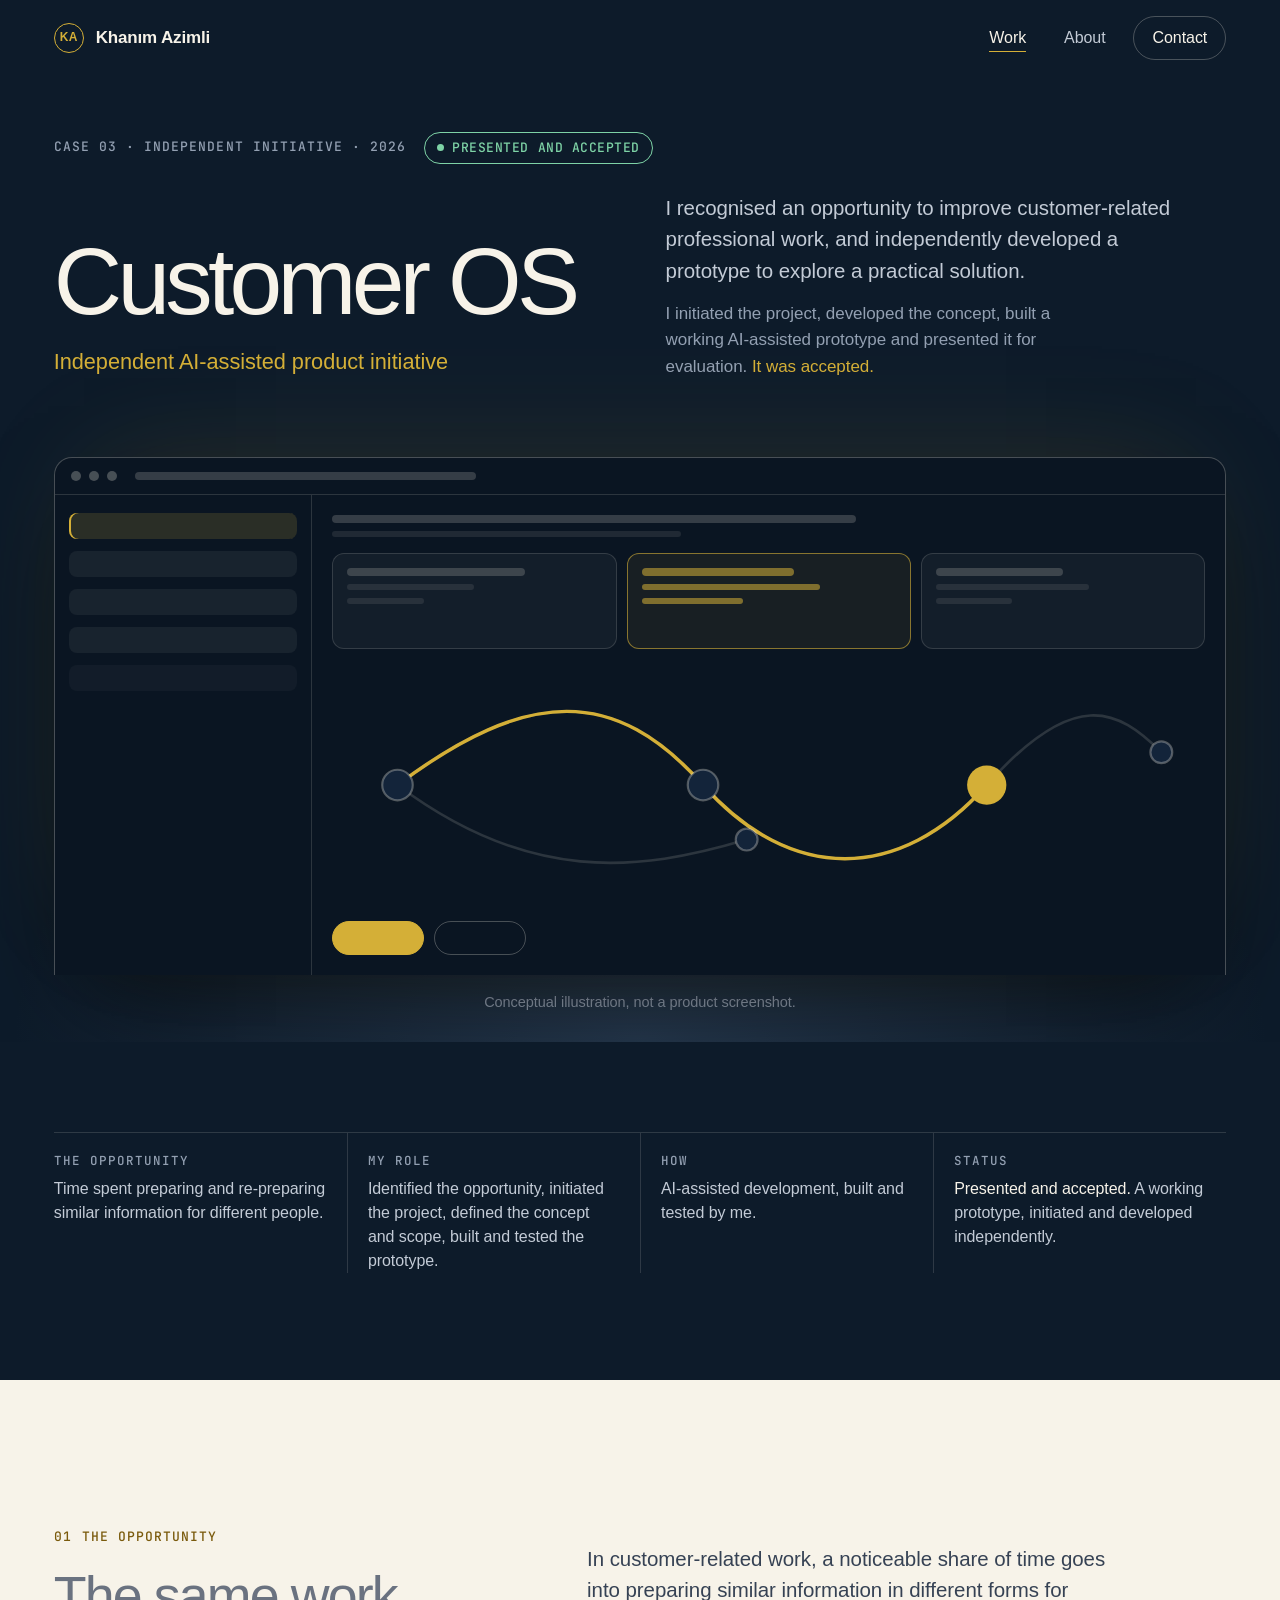
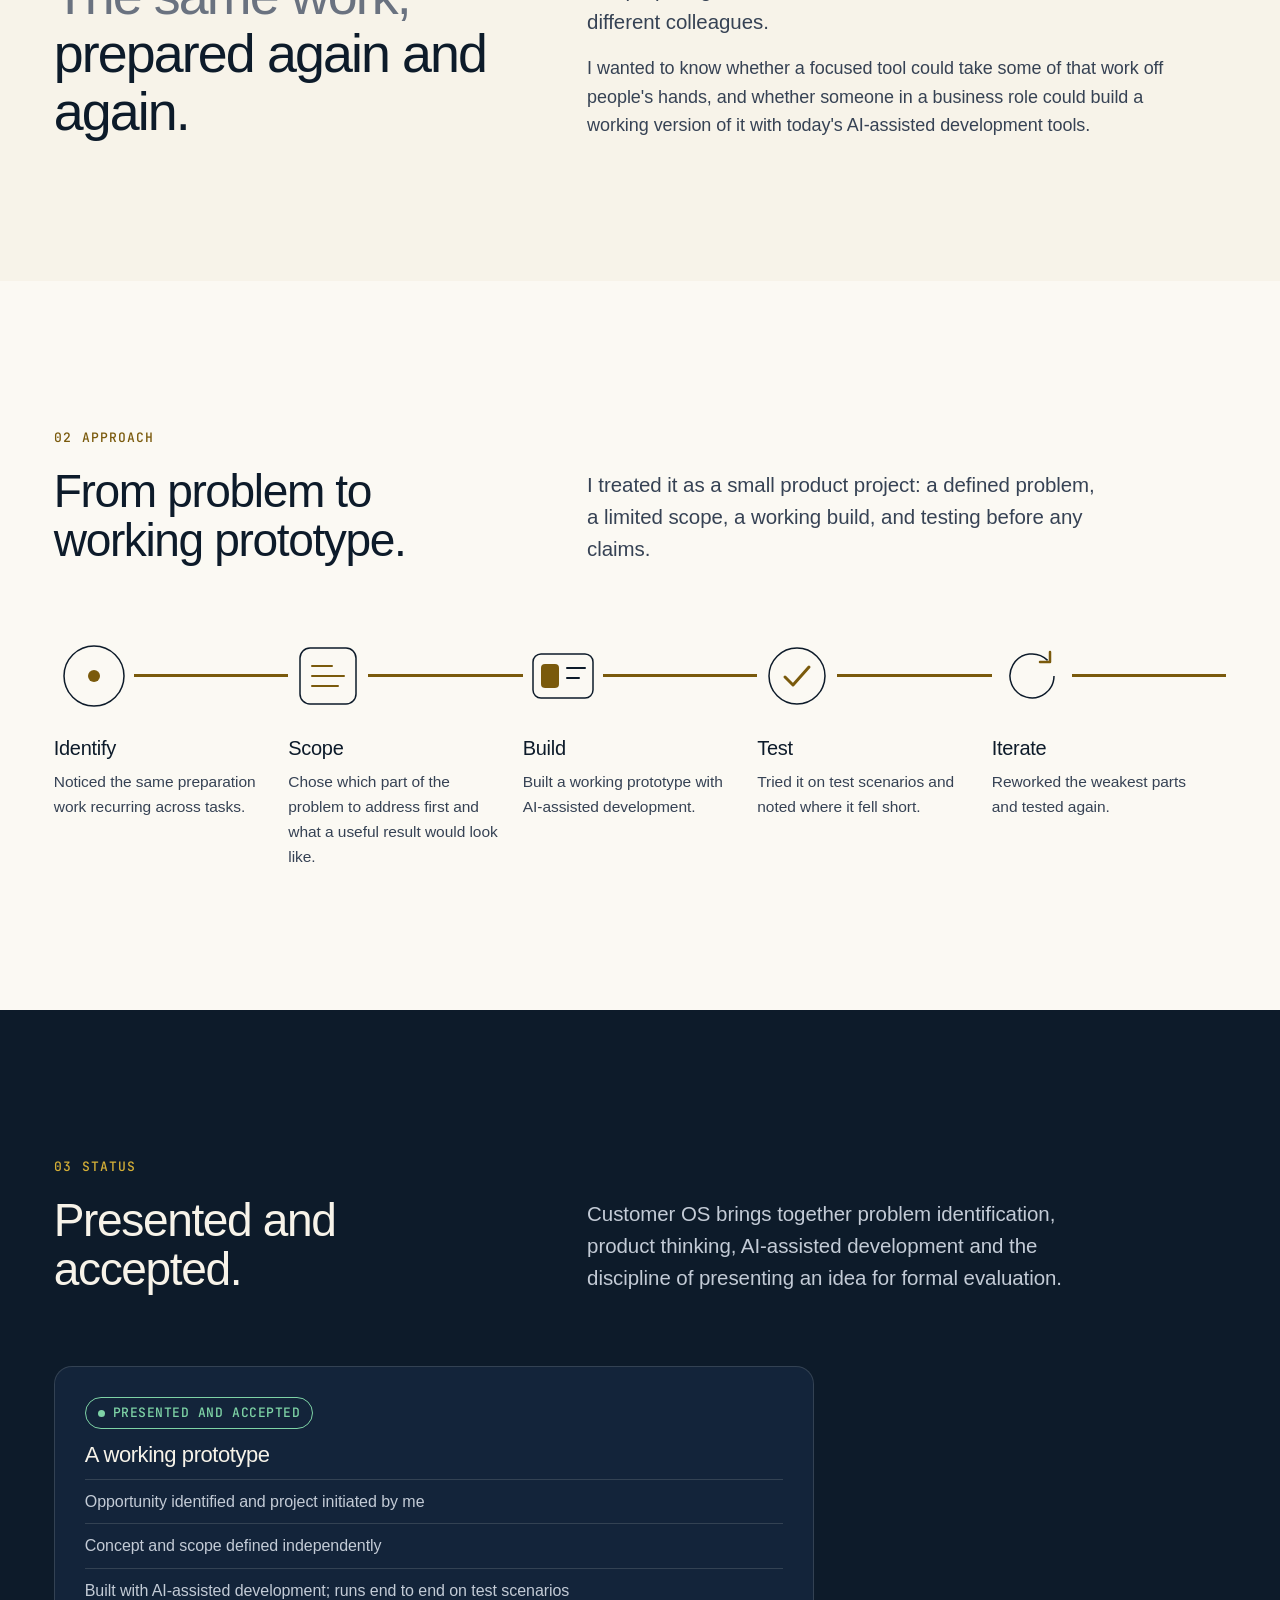
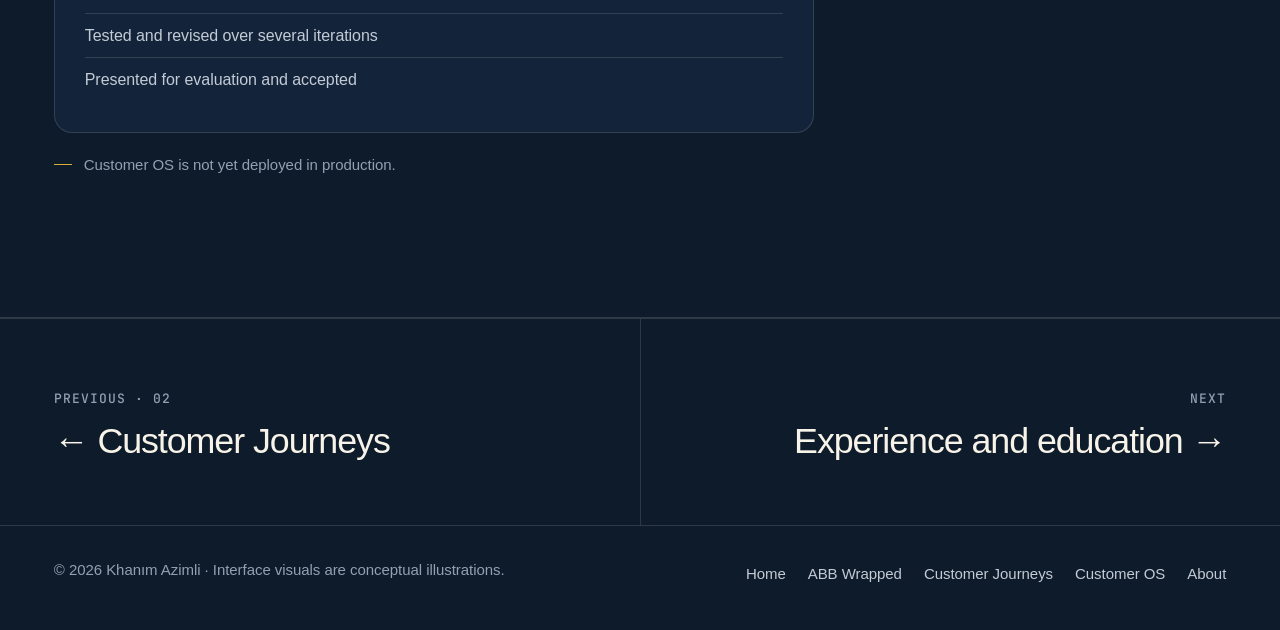
<file: hyper-intelligence-os/index.html>
<!doctype html>
<html lang="en">
<head>
<meta charset="utf-8">
<meta name="viewport" content="width=device-width, initial-scale=1">
<title>Customer OS · Khanım Azimli</title>
<meta name="robots" content="noindex">
<link rel="canonical" href="https://khanimazimli.github.io/customer-os/">
<meta http-equiv="refresh" content="0; url=../customer-os/">
<script>location.replace('../customer-os/' + location.hash);</script>
<style>body{margin:0;background:#0D1B2A;color:#F7F3E9;font:400 18px/1.6 Arial,sans-serif;display:grid;place-items:center;min-height:100vh;padding:24px}a{color:#D4AF37}</style>
</head>
<body>
<main><h1 style="font-size:28px;font-weight:500">This page has moved.</h1><p><a href="../customer-os/">Continue to Customer OS</a></p></main>
</body>
</html>
</file>
<file: assets/studio.css>
/* ==========================================================================
   The Decision Studio · design system
   Dark navy foundations, warm ivory reading sections, restrained gold.
   ========================================================================== */
:root {
  /* colour */
  --navy: #0D1B2A;
  --navy-2: #13243A;
  --navy-3: #1B2E47;
  --steel: #415A77;
  --ivory: #F7F3E9;
  --paper: #FBF9F3;
  --gold: #D4AF37;
  --gold-2: #E9CB6B;
  --gold-ink: #7A5A0C;

  /* text on dark */
  --tx: #F7F3E9;
  --tx-2: #C3CBD6;
  --tx-3: #93A0B2;
  --ln-d: rgba(247, 243, 233, .14);
  --ln-d2: rgba(247, 243, 233, .26);

  /* text on light */
  --ink: #0D1B2A;
  --ink-2: #364254;
  --ink-3: #5A6472;
  --ln-l: rgba(13, 27, 42, .12);
  --ln-l2: rgba(13, 27, 42, .24);

  /* status */
  --ok: #7ED3A6;   --ok-l: #1D6A46;
  --wait: #F2A65A; --wait-l: #8A4A0E;
  --pro: #8EB5FF;  --pro-l: #2447A6;
  --plan: #A9B3C1; --plan-l: #4E5866;
  --hold: #E58C7A; --hold-l: #9A3422;

  /* type */
  --f: "Satoshi", "Inter", "Helvetica Neue", Arial, sans-serif;
  --m: "JetBrains Mono", ui-monospace, "SFMono-Regular", Menlo, monospace;

  /* rhythm */
  --wrap: 1280px;
  --gut: clamp(20px, 4.2vw, 56px);
  --sec: clamp(88px, 11vw, 168px);
  --r: 18px;
  --e: cubic-bezier(.2, .7, .15, 1);
  --e2: cubic-bezier(.65, 0, .25, 1);
}

*, *::before, *::after { box-sizing: border-box; }
* { font-style: normal !important; }
html { -webkit-text-size-adjust: 100%; scroll-behavior: smooth; scroll-padding-top: 88px; }
body {
  margin: 0; background: var(--navy); color: var(--tx);
  font: 400 18px/1.6 var(--f); letter-spacing: -.003em;
  -webkit-font-smoothing: antialiased; text-rendering: optimizeLegibility; overflow-x: hidden;
}
img, svg, canvas { display: block; max-width: 100%; }
a { color: inherit; }
button, input, select { font: inherit; color: inherit; }
button { cursor: pointer; }
p { margin: 0; }
h1, h2, h3, h4, h5 { margin: 0; font-weight: 500; letter-spacing: -.025em; line-height: 1.08; }
ul, ol { margin: 0; padding: 0; list-style: none; }
::selection { background: var(--gold); color: var(--navy); }

:focus { outline: none; }
:focus-visible { outline: 2px solid var(--gold); outline-offset: 3px; border-radius: 6px; }
.lt :focus-visible { outline-color: var(--gold-ink); }

.skip { position: absolute; left: 16px; top: -60px; z-index: 100; background: var(--gold); color: var(--navy); padding: 10px 16px; border-radius: 8px; font-weight: 700; text-decoration: none; }
.skip:focus { top: 12px; }
.sr { position: absolute !important; width: 1px; height: 1px; overflow: hidden; clip: rect(0 0 0 0); white-space: nowrap; }

/* ---------- layout ---------- */
.wrap { width: 100%; max-width: var(--wrap); margin: 0 auto; padding: 0 var(--gut); }
.sec { padding: var(--sec) 0; position: relative; }
.sec.tight { padding: clamp(64px, 8vw, 112px) 0; }
.dk { background: var(--navy); color: var(--tx); }
.dk2 { background: var(--navy-2); color: var(--tx); }
.lt { background: var(--ivory); color: var(--ink); }
.lt2 { background: var(--paper); color: var(--ink); }
.split { display: grid; grid-template-columns: minmax(0, 5fr) minmax(0, 7fr); gap: clamp(32px, 6vw, 96px); align-items: start; }
.split > * { min-width: 0; }
@media (max-width: 960px) { .split { grid-template-columns: 1fr; } }

/* ---------- type ---------- */
.lbl { display: inline-flex; align-items: center; gap: 10px; font: 500 13px/1.3 var(--m); letter-spacing: .08em; text-transform: uppercase; color: var(--tx-3); }
.lt .lbl, .lt2 .lbl { color: var(--ink-3); }
.lbl.g { color: var(--gold); }
.lt .lbl.g, .lt2 .lbl.g { color: var(--gold-ink); }
.lbl .n { color: var(--gold); }
.lt .lbl .n, .lt2 .lbl .n { color: var(--gold-ink); }
.d1 { font-size: clamp(44px, 6.4vw, 96px); font-weight: 500; letter-spacing: -.04em; line-height: .98; }
.d2 { font-size: clamp(36px, 4.8vw, 68px); font-weight: 500; letter-spacing: -.035em; line-height: 1.02; }
.h2 { font-size: clamp(30px, 3.6vw, 50px); letter-spacing: -.03em; line-height: 1.06; }
.h3 { font-size: clamp(22px, 2vw, 28px); letter-spacing: -.02em; line-height: 1.15; }
.lede { font-size: clamp(19px, 1.6vw, 22px); line-height: 1.55; color: var(--tx-2); max-width: 46ch; }
.lt .lede, .lt2 .lede { color: var(--ink-2); }
.body { color: var(--tx-2); max-width: 62ch; }
.lt .body, .lt2 .body { color: var(--ink-2); }
.small { font-size: 15px; line-height: 1.55; color: var(--tx-3); }
.lt .small, .lt2 .small { color: var(--ink-3); }
.gold { color: var(--gold); }
.lt .gold, .lt2 .gold { color: var(--gold-ink); }
.mute { color: var(--tx-3); }
.lt .mute { color: var(--ink-3); }
.num { font-variant-numeric: tabular-nums; }
.stmt { font-size: clamp(30px, 4.2vw, 60px); line-height: 1.08; letter-spacing: -.035em; font-weight: 500; max-width: 20ch; }
.stmt .m { color: var(--tx-3); }
.lt .stmt .m, .lt2 .stmt .m { color: #6A7280; }

/* ---------- buttons, chips ---------- */
.btn { display: inline-flex; align-items: center; gap: 10px; min-height: 48px; padding: 12px 22px; border-radius: 999px; background: var(--gold); color: var(--navy); font-weight: 700; font-size: 16px; text-decoration: none; border: 0; transition: transform .3s var(--e), background .3s; }
.btn:hover { background: var(--gold-2); transform: translateY(-2px); }
.btn .ar { transition: transform .3s var(--e); }
.btn:hover .ar { transform: translateX(4px); }
.btn.ghost { background: transparent; color: var(--tx); box-shadow: inset 0 0 0 1px var(--ln-d2); }
.btn.ghost:hover { box-shadow: inset 0 0 0 1px var(--gold); background: rgba(212, 175, 55, .08); }
.lt .btn.ghost { color: var(--ink); box-shadow: inset 0 0 0 1px var(--ln-l2); }
.link { display: inline-flex; align-items: center; gap: 10px; font-weight: 700; text-decoration: none; padding-bottom: 4px; background: linear-gradient(currentColor, currentColor) 0 100% / 100% 1.5px no-repeat; transition: background-size .4s var(--e), color .2s; }
.link:hover { color: var(--gold); }
.lt .link:hover { color: var(--gold-ink); }
.link .ar { transition: transform .35s var(--e); }
.link:hover .ar { transform: translateX(5px); }

.st { display: inline-flex; align-items: center; gap: 8px; font: 500 13px/1.2 var(--m); letter-spacing: .04em; text-transform: uppercase; padding: 7px 12px; border-radius: 999px; border: 1px solid currentColor; white-space: nowrap; }
.st::before { content: ""; width: 7px; height: 7px; border-radius: 50%; background: currentColor; }
.st.done { color: var(--ok); } .st.wait { color: var(--wait); } .st.pro { color: var(--pro); } .st.plan { color: var(--plan); } .st.hold { color: var(--hold); }
.lt .st.done, .lt2 .st.done { color: var(--ok-l); } .lt .st.wait, .lt2 .st.wait { color: var(--wait-l); } .lt .st.pro, .lt2 .st.pro { color: var(--pro-l); } .lt .st.plan, .lt2 .st.plan { color: var(--plan-l); } .lt .st.hold, .lt2 .st.hold { color: var(--hold-l); }
.st.plan::before { background: transparent; box-shadow: inset 0 0 0 1.5px currentColor; }

.seg { display: inline-flex; flex-wrap: wrap; gap: 8px; }
.seg button { min-height: 44px; padding: 10px 18px; border-radius: 999px; border: 1px solid var(--ln-d2); background: transparent; color: var(--tx-2); font-weight: 500; font-size: 15.5px; transition: background .25s, color .25s, border-color .25s; }
.seg button:hover { border-color: var(--gold); color: var(--tx); }
.seg button[aria-pressed="true"], .seg button[aria-selected="true"] { background: var(--gold); border-color: var(--gold); color: var(--navy); font-weight: 700; }
.lt .seg button { border-color: var(--ln-l2); color: var(--ink-2); }
.lt .seg button:hover { border-color: var(--ink); color: var(--ink); }
.lt .seg button[aria-pressed="true"], .lt .seg button[aria-selected="true"] { background: var(--ink); border-color: var(--ink); color: var(--ivory); }

/* ---------- navigation ---------- */
.nav { position: fixed; inset: 0 0 auto 0; z-index: 50; transition: background .35s, box-shadow .35s; }
.nav .wrap { display: flex; align-items: center; justify-content: space-between; height: 76px; gap: 16px; }
.nav.sc { background: rgba(13, 27, 42, .86); backdrop-filter: blur(14px); -webkit-backdrop-filter: blur(14px); box-shadow: 0 1px 0 var(--ln-d); }
.brand { display: inline-flex; align-items: center; gap: 12px; text-decoration: none; font-weight: 700; font-size: 17px; letter-spacing: -.01em; color: var(--tx); }
.brand i { width: 30px; height: 30px; border-radius: 50%; border: 1.5px solid var(--gold); display: grid; place-items: center; font-size: 12px; font-weight: 700; color: var(--gold); letter-spacing: .02em; }
.nav ul { display: flex; align-items: center; gap: clamp(4px, 1.4vw, 18px); }
.nav ul a { display: inline-flex; align-items: center; min-height: 44px; padding: 0 10px; text-decoration: none; color: var(--tx-2); font-size: 16px; font-weight: 500; position: relative; }
.nav ul a:hover, .nav ul a[aria-current="page"] { color: var(--tx); }
.nav ul a[aria-current="page"]::after { content: ""; position: absolute; left: 10px; right: 10px; bottom: 8px; height: 1.5px; background: var(--gold); }
.nav ul a.cta { border: 1px solid var(--ln-d2); border-radius: 999px; padding: 0 18px; color: var(--tx); }
.nav ul a.cta:hover { border-color: var(--gold); }
@media (max-width: 560px) {
  .brand span { display: none; }
  .nav ul a { padding: 0 8px; font-size: 15.5px; }
  .nav ul a.cta { padding: 0 14px; }
}

/* ---------- case hero shell ---------- */
.chero { min-height: 100svh; padding: 132px 0 72px; display: flex; align-items: center; position: relative; overflow: hidden; }
.chero .wrap { position: relative; z-index: 2; }
.crumbs { display: flex; flex-wrap: wrap; align-items: center; gap: 12px 18px; margin-bottom: 28px; }
.facts { display: grid; grid-template-columns: repeat(4, minmax(0, 1fr)); gap: 0; margin-top: 48px; border-top: 1px solid var(--ln-d); }
.facts > div { padding: 20px 20px 0 0; }
.facts > div + div { padding-left: 20px; border-left: 1px solid var(--ln-d); }
.facts dt { font: 500 12.5px/1.3 var(--m); letter-spacing: .08em; text-transform: uppercase; color: var(--tx-3); margin-bottom: 8px; }
.facts dd { margin: 0; font-size: 16px; line-height: 1.5; color: var(--tx-2); }
.facts dd b { color: var(--tx); font-weight: 500; }
@media (max-width: 900px) { .facts { grid-template-columns: 1fr 1fr; } .facts > div:nth-child(3) { border-left: 0; padding-left: 0; } }
@media (max-width: 520px) { .facts { grid-template-columns: 1fr; } .facts > div, .facts > div + div { border-left: 0; padding: 16px 0 0; } .facts > div + div { border-top: 1px solid var(--ln-d); margin-top: 16px; } }

/* section header */
.sh { display: grid; grid-template-columns: minmax(0, 5fr) minmax(0, 7fr); gap: clamp(24px, 6vw, 96px); align-items: end; margin-bottom: clamp(40px, 6vw, 72px); }
.sh > * { min-width: 0; }
.sh .lbl { margin-bottom: 20px; }
@media (max-width: 960px) { .sh { grid-template-columns: 1fr; align-items: start; } }

/* panel */
.panel { background: var(--navy-2); border: 1px solid var(--ln-d); border-radius: var(--r); }
.lt .panel { background: #fff; border-color: var(--ln-l); }

/* note */
.note { display: flex; gap: 12px; align-items: flex-start; font-size: 15px; line-height: 1.55; color: var(--tx-3); max-width: 70ch; }
.note::before { content: ""; flex: 0 0 auto; width: 18px; height: 1.5px; background: var(--gold); margin-top: 11px; }
.lt .note, .lt2 .note { color: var(--ink-3); }
.lt .note::before, .lt2 .note::before { background: var(--gold-ink); }

/* disclosure */
.more { border-top: 1px solid var(--ln-d); border-bottom: 1px solid var(--ln-d); }
.lt .more { border-color: var(--ln-l); }
.more summary { list-style: none; cursor: pointer; display: flex; align-items: center; justify-content: space-between; gap: 16px; min-height: 60px; padding: 14px 0; font-weight: 500; font-size: 18px; }
.more summary::-webkit-details-marker { display: none; }
.more summary::after { content: "+"; font-size: 26px; line-height: 1; color: var(--gold); transition: transform .3s var(--e); }
.lt .more summary::after { color: var(--gold-ink); }
.more[open] summary::after { transform: rotate(45deg); }
.more .in { padding: 4px 0 28px; }

/* ---------- status list ---------- */
.stat { display: grid; gap: 0; border-top: 1px solid var(--ln-d); }
.stat li { display: grid; grid-template-columns: minmax(0, 1fr) auto; gap: 16px; align-items: center; padding: 18px 0; border-bottom: 1px solid var(--ln-d); }
.lt .stat, .lt .stat li { border-color: var(--ln-l); }
.stat li b { font-weight: 500; }
.stat li span.d { display: block; font-size: 15px; color: var(--tx-3); margin-top: 2px; }
.lt .stat li span.d { color: var(--ink-3); }
@media (max-width: 520px) { .stat li { grid-template-columns: 1fr; gap: 10px; } .stat li .st { justify-self: start; } }

/* ---------- next case ---------- */
.nextc { display: grid; grid-template-columns: 1fr 1fr; border-top: 1px solid var(--ln-d); }
.nextc a { display: block; padding: clamp(32px, 5vw, 64px) 0; text-decoration: none; transition: color .3s; }
.nextc a + a { padding-left: clamp(20px, 4vw, 56px); border-left: 1px solid var(--ln-d); text-align: right; }
.nextc a b { display: block; margin-top: 10px; font-size: clamp(24px, 2.8vw, 40px); font-weight: 500; letter-spacing: -.03em; line-height: 1.1; }
.nextc a:hover b { color: var(--gold); }
@media (max-width: 640px) { .nextc { grid-template-columns: 1fr; } .nextc a + a { padding-left: 0; border-left: 0; border-top: 1px solid var(--ln-d); text-align: left; } }

/* ---------- footer ---------- */
.foot { background: var(--navy); border-top: 1px solid var(--ln-d); padding: 32px 0 40px; color: var(--tx-3); font-size: 15px; }
.foot .wrap { display: flex; flex-wrap: wrap; justify-content: space-between; gap: 14px 28px; }
.foot nav { display: flex; flex-wrap: wrap; gap: 6px 22px; }
.foot a { text-decoration: none; color: var(--tx-2); min-height: 32px; display: inline-flex; align-items: center; }
.foot a:hover { color: var(--gold); }

/* ---------- reveal motion ---------- */
.js [data-rv] { opacity: 0; transform: translateY(26px); transition: opacity .9s var(--e), transform .9s var(--e); transition-delay: var(--d, 0s); }
.js [data-rv].in { opacity: 1; transform: none; }
.js [data-rv="fade"] { transform: none; }
.js [data-rv="left"] { transform: translateX(-28px); }
.js [data-rv="scale"] { transform: scale(.96); }

@media (prefers-reduced-motion: reduce) {
  html { scroll-behavior: auto; }
  *, *::before, *::after { animation-duration: .001ms !important; animation-iteration-count: 1 !important; transition-duration: .001ms !important; transition-delay: 0s !important; }
  .js [data-rv] { opacity: 1; transform: none; }
}

/* ---------- abstract product composition (conceptual, not a screenshot) ---------- */
.absw { position: relative; background: #0A1522; border: 1px solid var(--ln-d2); border-radius: 18px; overflow: hidden; box-shadow: 0 -30px 120px -40px rgba(212, 175, 55, .16), 0 40px 100px -30px rgba(0, 0, 0, .7); }
.absw .bar { display: flex; align-items: center; gap: 8px; padding: 13px 16px; border-bottom: 1px solid var(--ln-d); }
.absw .bar i { width: 10px; height: 10px; border-radius: 50%; background: var(--ln-d2); }
.absw .bar .ln { margin-left: 10px; }
.absw .ab { display: grid; grid-template-columns: 22% 1fr; min-height: 300px; }
.absw .as { border-right: 1px solid var(--ln-d); padding: 18px 14px; display: grid; align-content: start; gap: 12px; }
.absw .pl { display: block; height: 26px; border-radius: 8px; background: rgba(247, 243, 233, .06); }
.absw .pl.on { background: rgba(212, 175, 55, .16); box-shadow: inset 2px 0 0 var(--gold); }
.absw .am { padding: 20px; display: grid; gap: 16px; align-content: start; }
.absw .ln { display: block; height: 8px; border-radius: 4px; background: rgba(247, 243, 233, .18); }
.absw .ln.thin { height: 6px; background: rgba(247, 243, 233, .09); margin-top: 8px; }
.absw .w30 { width: 30%; } .absw .w40 { width: 40%; } .absw .w60 { width: 60%; } .absw .w70 { width: 70%; } .absw .w50 { width: 50%; }
.absw .cards { display: grid; grid-template-columns: repeat(3, minmax(0, 1fr)); gap: 10px; }
.absw .c { padding: 14px; border-radius: 12px; background: rgba(247, 243, 233, .04); border: 1px solid var(--ln-d); min-height: 74px; }
.absw .c.hi { border-color: rgba(212, 175, 55, .6); background: rgba(212, 175, 55, .07); }
.absw .c.hi .ln { background: rgba(212, 175, 55, .55); }
.absw .net { width: 100%; height: auto; }
.absw .net .e { stroke: rgba(247, 243, 233, .14); stroke-width: 1.2; fill: none; }
.absw .net .g { stroke: var(--gold); stroke-width: 1.6; fill: none; stroke-dasharray: 1; stroke-dashoffset: 1; }
.absw .net .n { fill: #13243A; stroke: rgba(247, 243, 233, .3); }
.absw .net .n.gold { fill: var(--gold); stroke: none; }
.absw .af { display: flex; gap: 10px; }
.absw .pill { display: block; width: 92px; height: 34px; border-radius: 999px; border: 1px solid var(--ln-d2); }
.absw .pill.gold { background: var(--gold); border-color: var(--gold); }
.js .absw .c, .js .absw .net, .js .absw .af { opacity: 0; transform: translateY(10px); transition: opacity .7s var(--e), transform .7s var(--e); }
.absw.in .c, .absw.in .net, .absw.in .af { opacity: 1; transform: none; }
.absw.in .c:nth-child(2) { transition-delay: .15s; } .absw.in .c:nth-child(3) { transition-delay: .3s; }
.absw.in .net { transition-delay: .45s; } .absw.in .af { transition-delay: .7s; }
.absw.in .net .g { transition: stroke-dashoffset 1.8s var(--e2) .9s; stroke-dashoffset: 0; }
.absw-cap { margin-top: 14px; font-size: 14.5px; color: var(--tx-3); }
@media (max-width: 640px) { .absw .ab { grid-template-columns: 1fr; } .absw .as { display: none; } .absw .cards { grid-template-columns: 1fr 1fr; } .absw .cards .c:nth-child(3) { display: none; } }

/* ---------- abstract visuals (assets/visuals.js) ---------- */
.edv svg, .lpv svg { width: 100%; height: auto; display: block; overflow: visible; }
.ed-y { font: 500 76px var(--f); letter-spacing: -.04em; fill: none; stroke: var(--steel); stroke-width: 1.2; }
.ed-y2 { stroke: var(--gold); }
.ed-ring { fill: none; stroke: rgba(212, 175, 55, .45); stroke-width: 1.2; stroke-dasharray: 4 6; }
.ed-arc { fill: none; stroke: var(--gold); stroke-width: 1.6; stroke-dasharray: 1; stroke-dashoffset: 1; }
.ed-p { fill: rgba(195, 203, 214, .55); transition: opacity .9s var(--e), transform .9s var(--e); transition-delay: var(--d, 0s); transform-box: fill-box; transform-origin: center; }
.ed-p.g { fill: var(--gold); }
.js .edv:not(.in) .ed-p { opacity: 0; transform: scale(.2); }
.edv.in .ed-arc { transition: stroke-dashoffset 1.6s var(--e2) .9s; stroke-dashoffset: 0; }
.lp-ring { fill: none; stroke: currentColor; stroke-opacity: .18; stroke-width: 1.5; }
.lp-arc { fill: none; stroke: var(--gold); stroke-width: 2; stroke-dasharray: 1; stroke-dashoffset: 1; }
.lpv.in .lp-arc { transition: stroke-dashoffset 2.4s var(--e2) .2s; stroke-dashoffset: 0; }
.lp-p { fill: currentColor; opacity: .22; }
.lp-n circle { fill: var(--lp-bg, var(--navy-2)); stroke: currentColor; stroke-opacity: .5; stroke-width: 1.4; transition: stroke .5s, fill .5s; transition-delay: var(--d); }
.lp-n text { font: 700 16px var(--f); fill: currentColor; letter-spacing: .01em; }
.lpv.in .lp-n circle { stroke: var(--gold); stroke-opacity: 1; }
.lp-run { fill: var(--gold); offset-distance: 0%; opacity: 0; }
.lpv.in .lp-run { animation: lprun 2.4s var(--e2) .2s forwards; }
@keyframes lprun { 0% { offset-distance: 0%; opacity: 1; } 92% { opacity: 1; } 100% { offset-distance: 100%; opacity: 0; } }
.lt .lpv, .lt2 .lpv { --lp-bg: var(--paper); color: var(--ink); }
.lt .lp-arc, .lt2 .lp-arc, .lt .lp-run, .lt2 .lp-run { stroke: var(--gold-ink); }
.lt .lp-run, .lt2 .lp-run { fill: var(--gold-ink); }
.lt .lpv.in .lp-n circle, .lt2 .lpv.in .lp-n circle { stroke: var(--gold-ink); }
.dk .lpv { color: var(--tx); }
</file>
